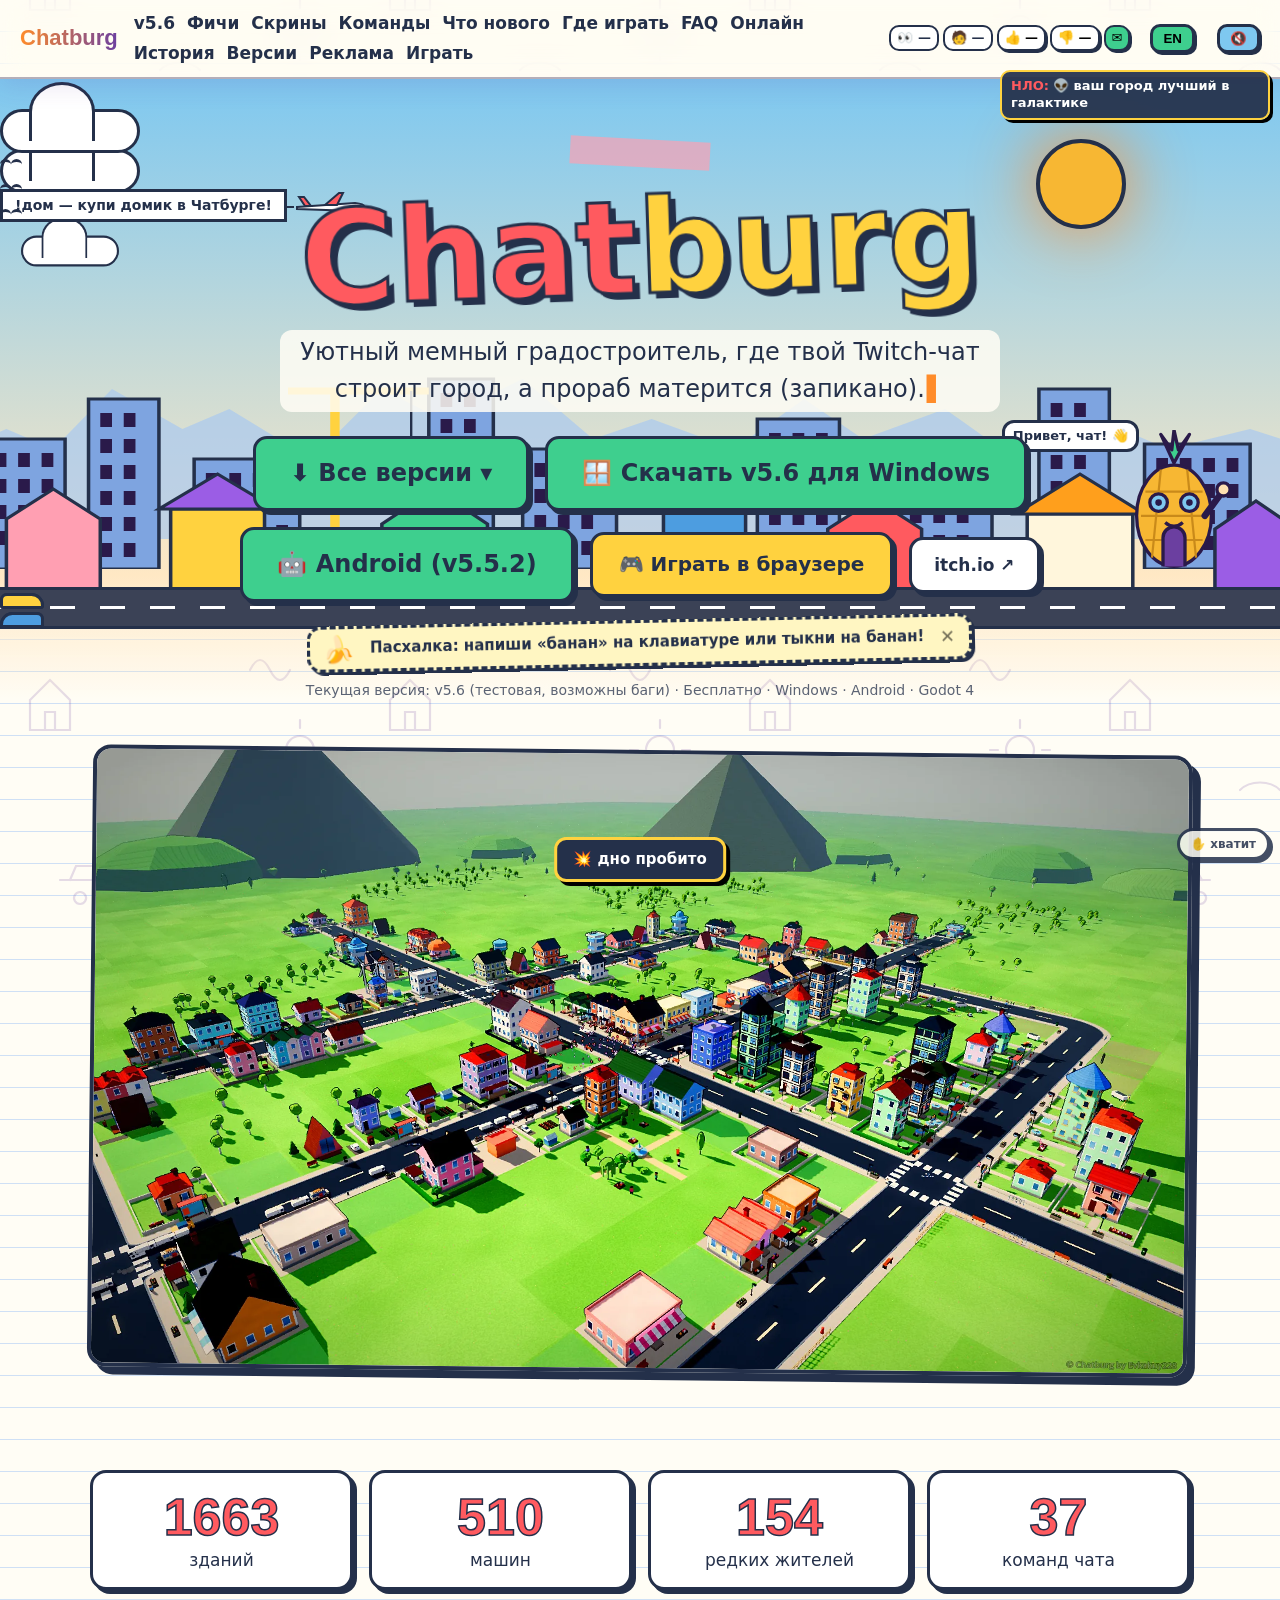
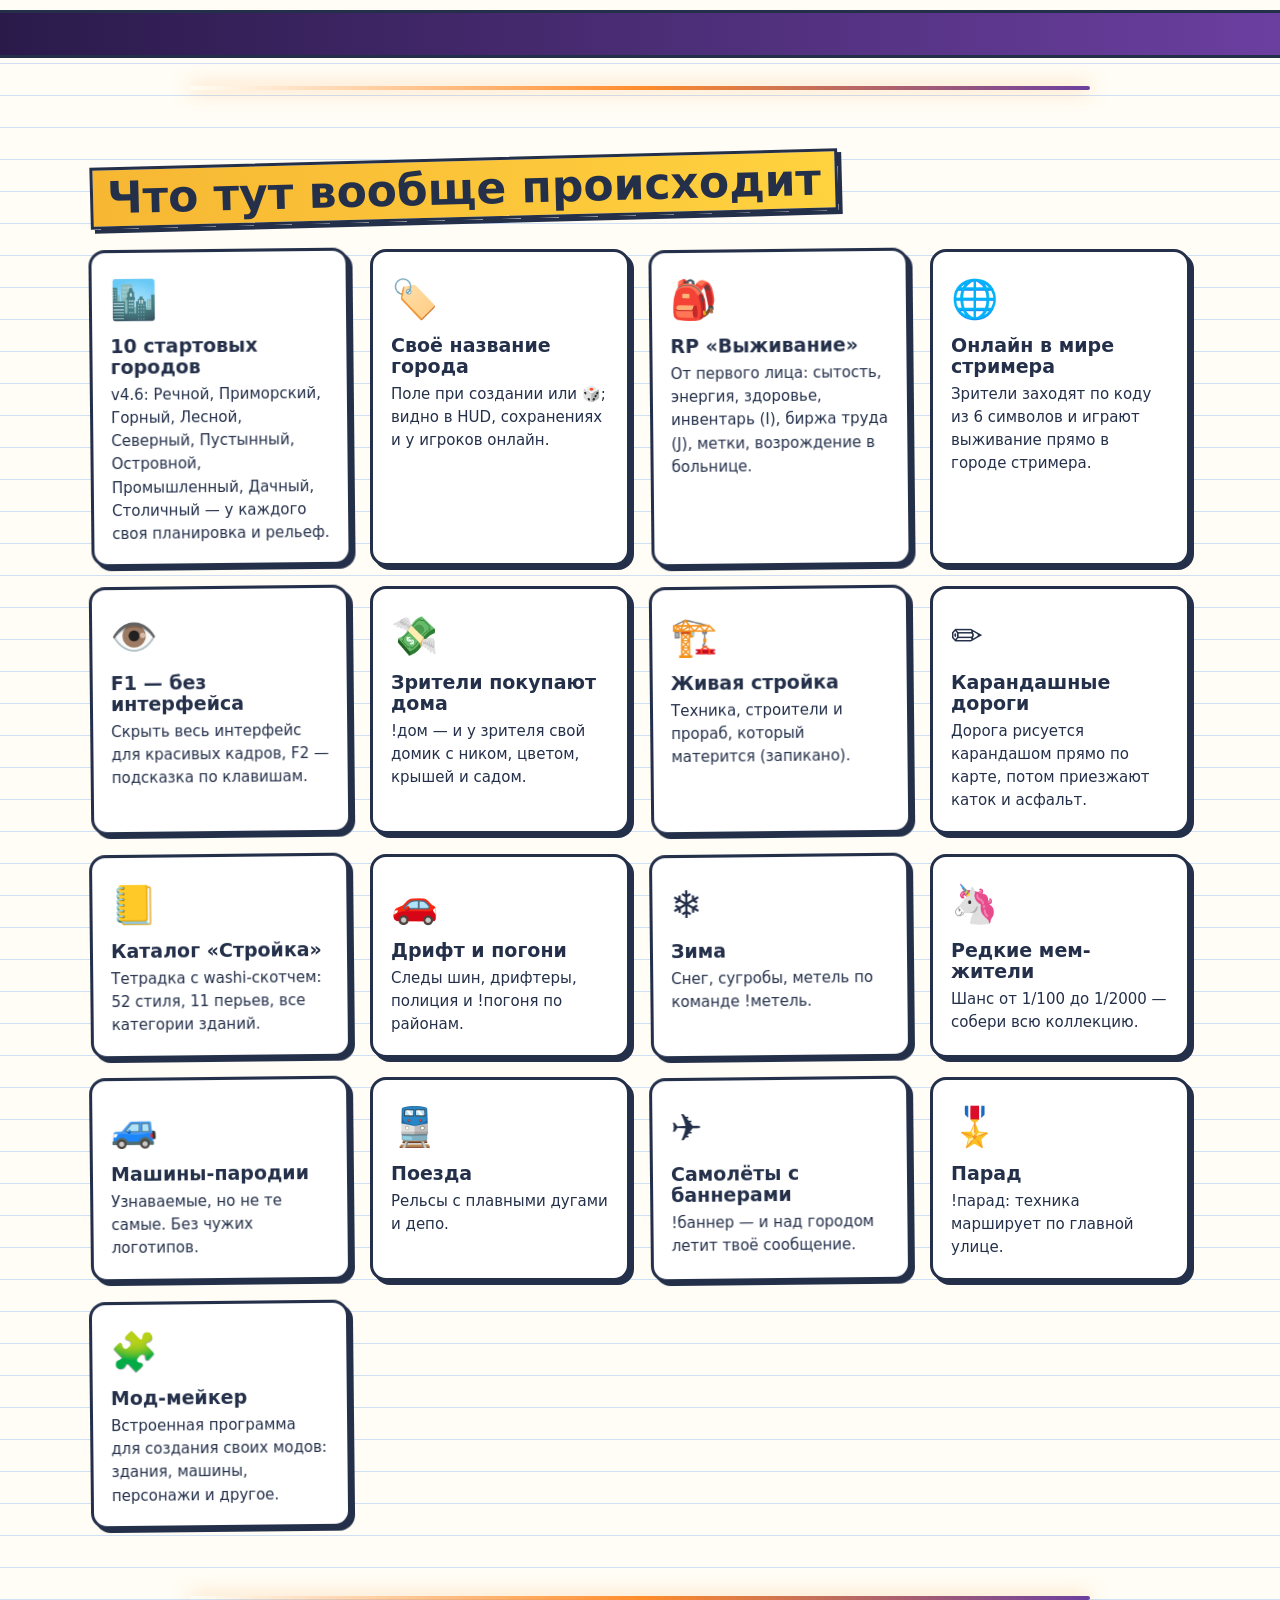
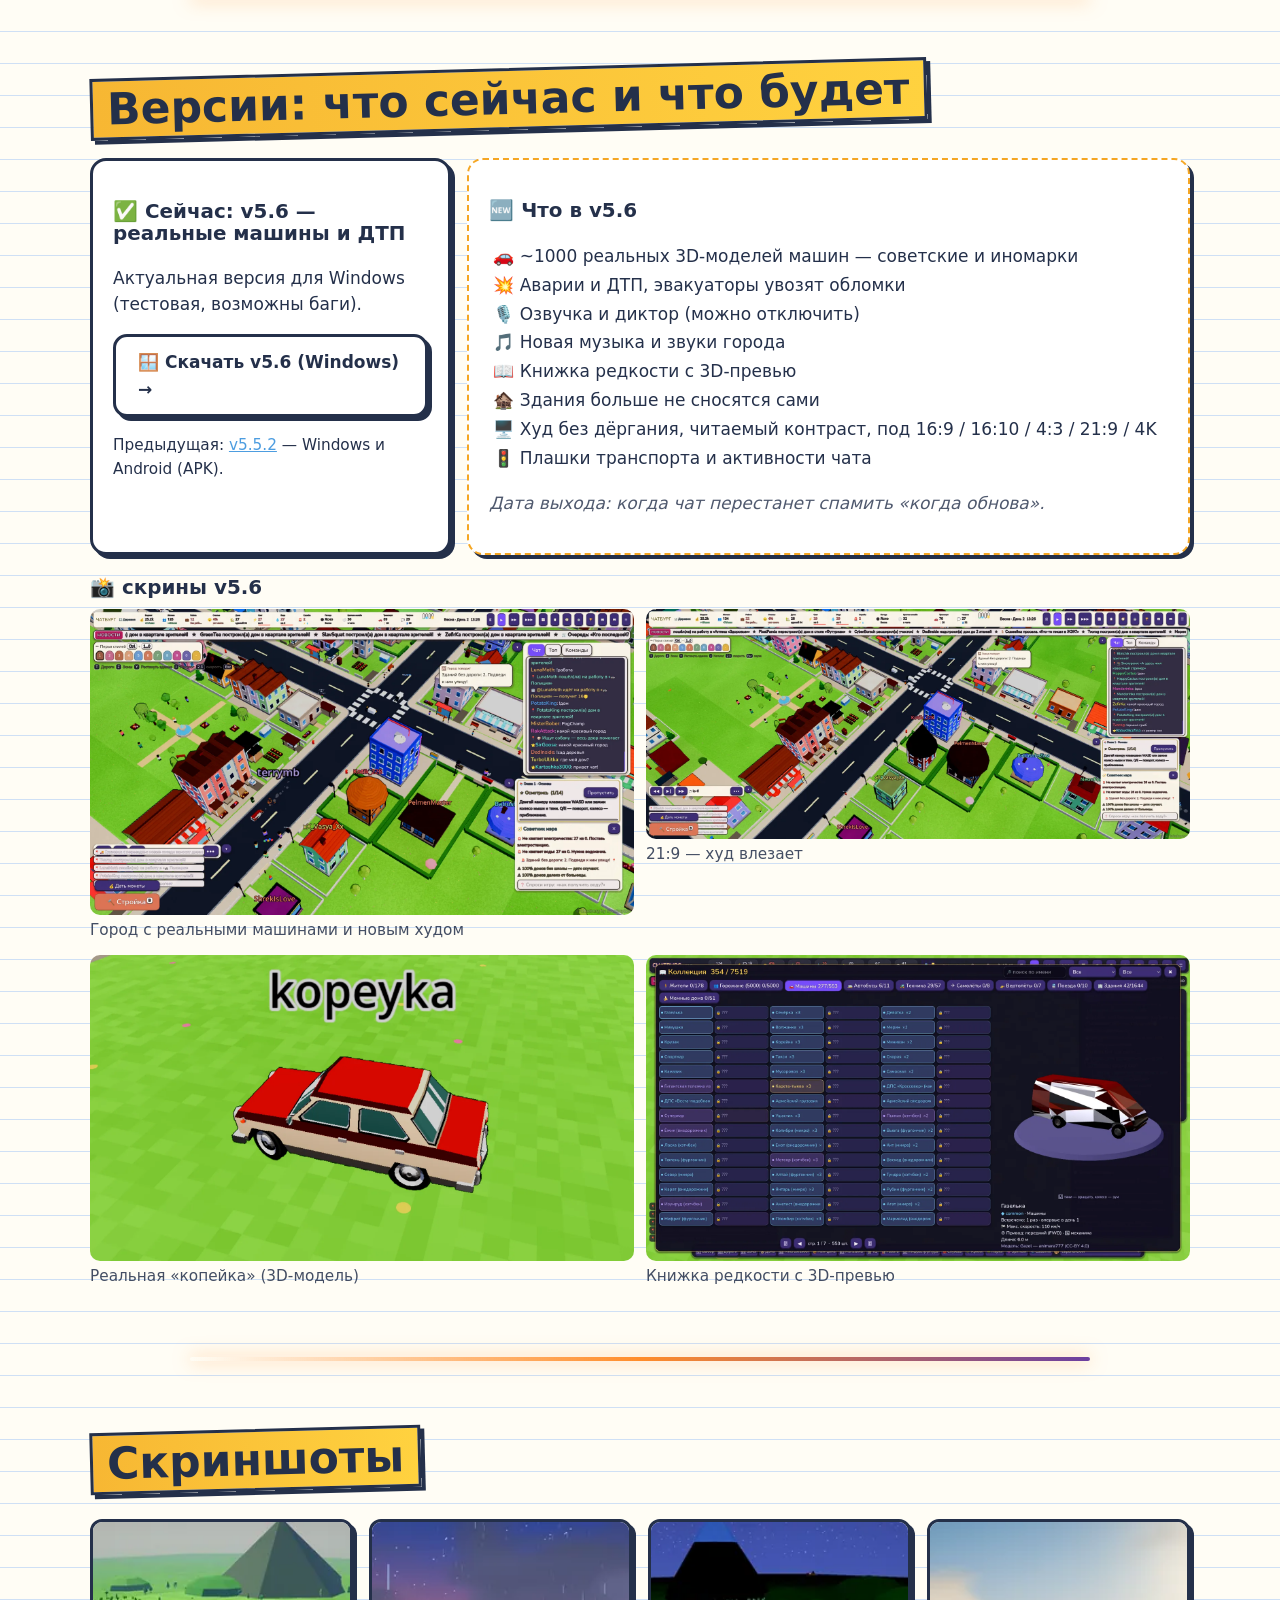
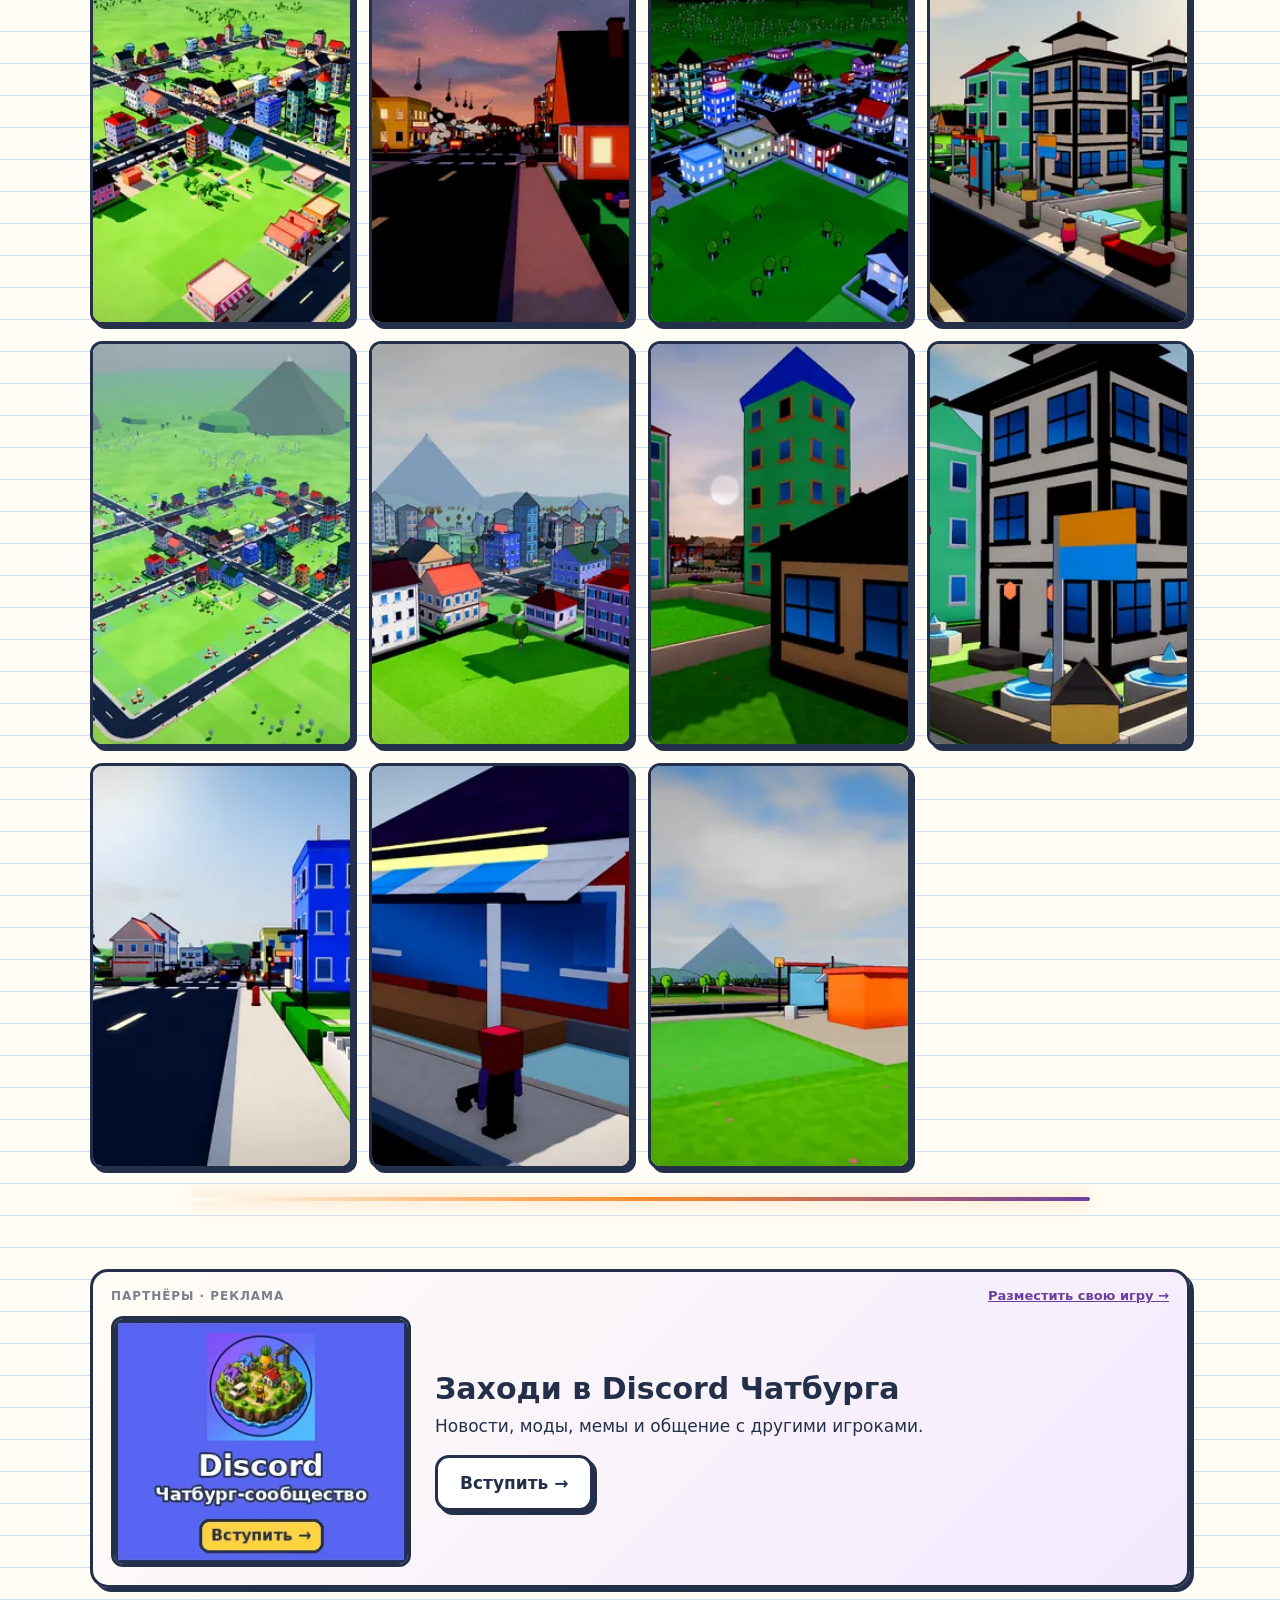
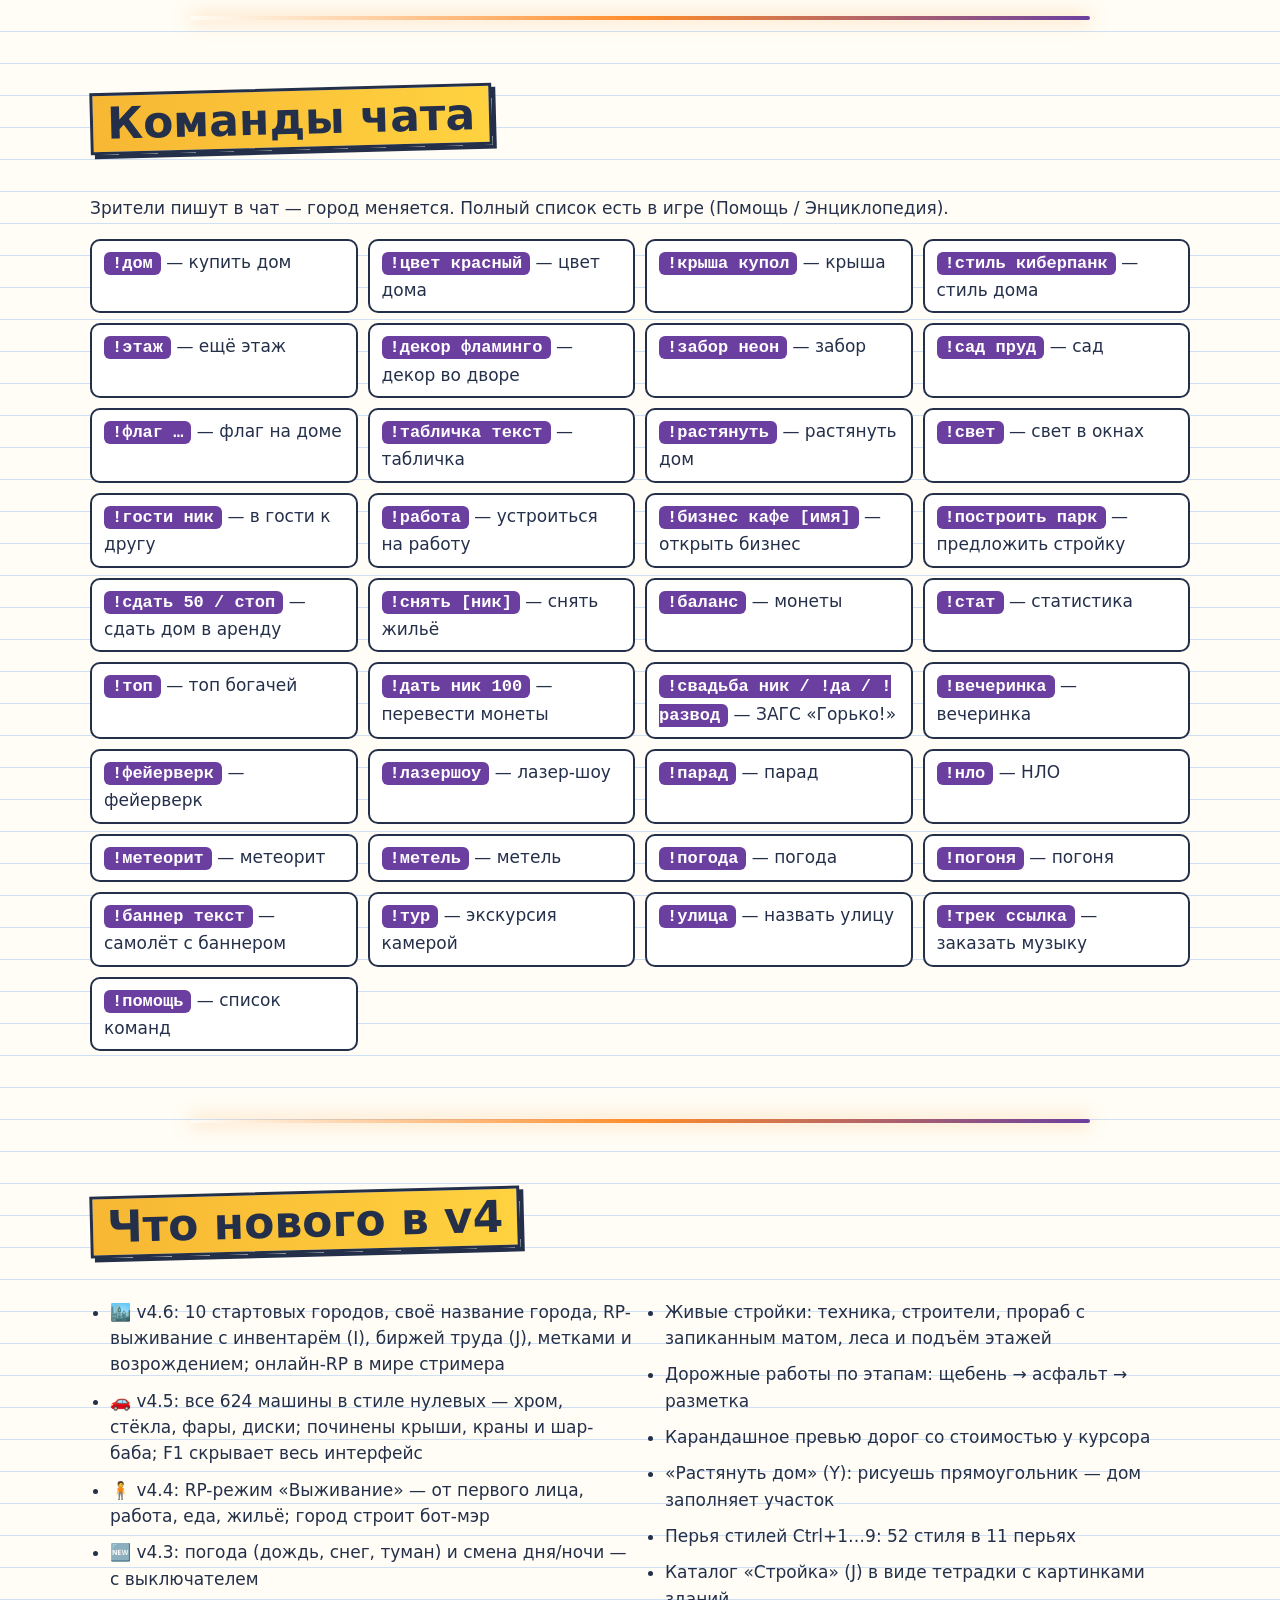
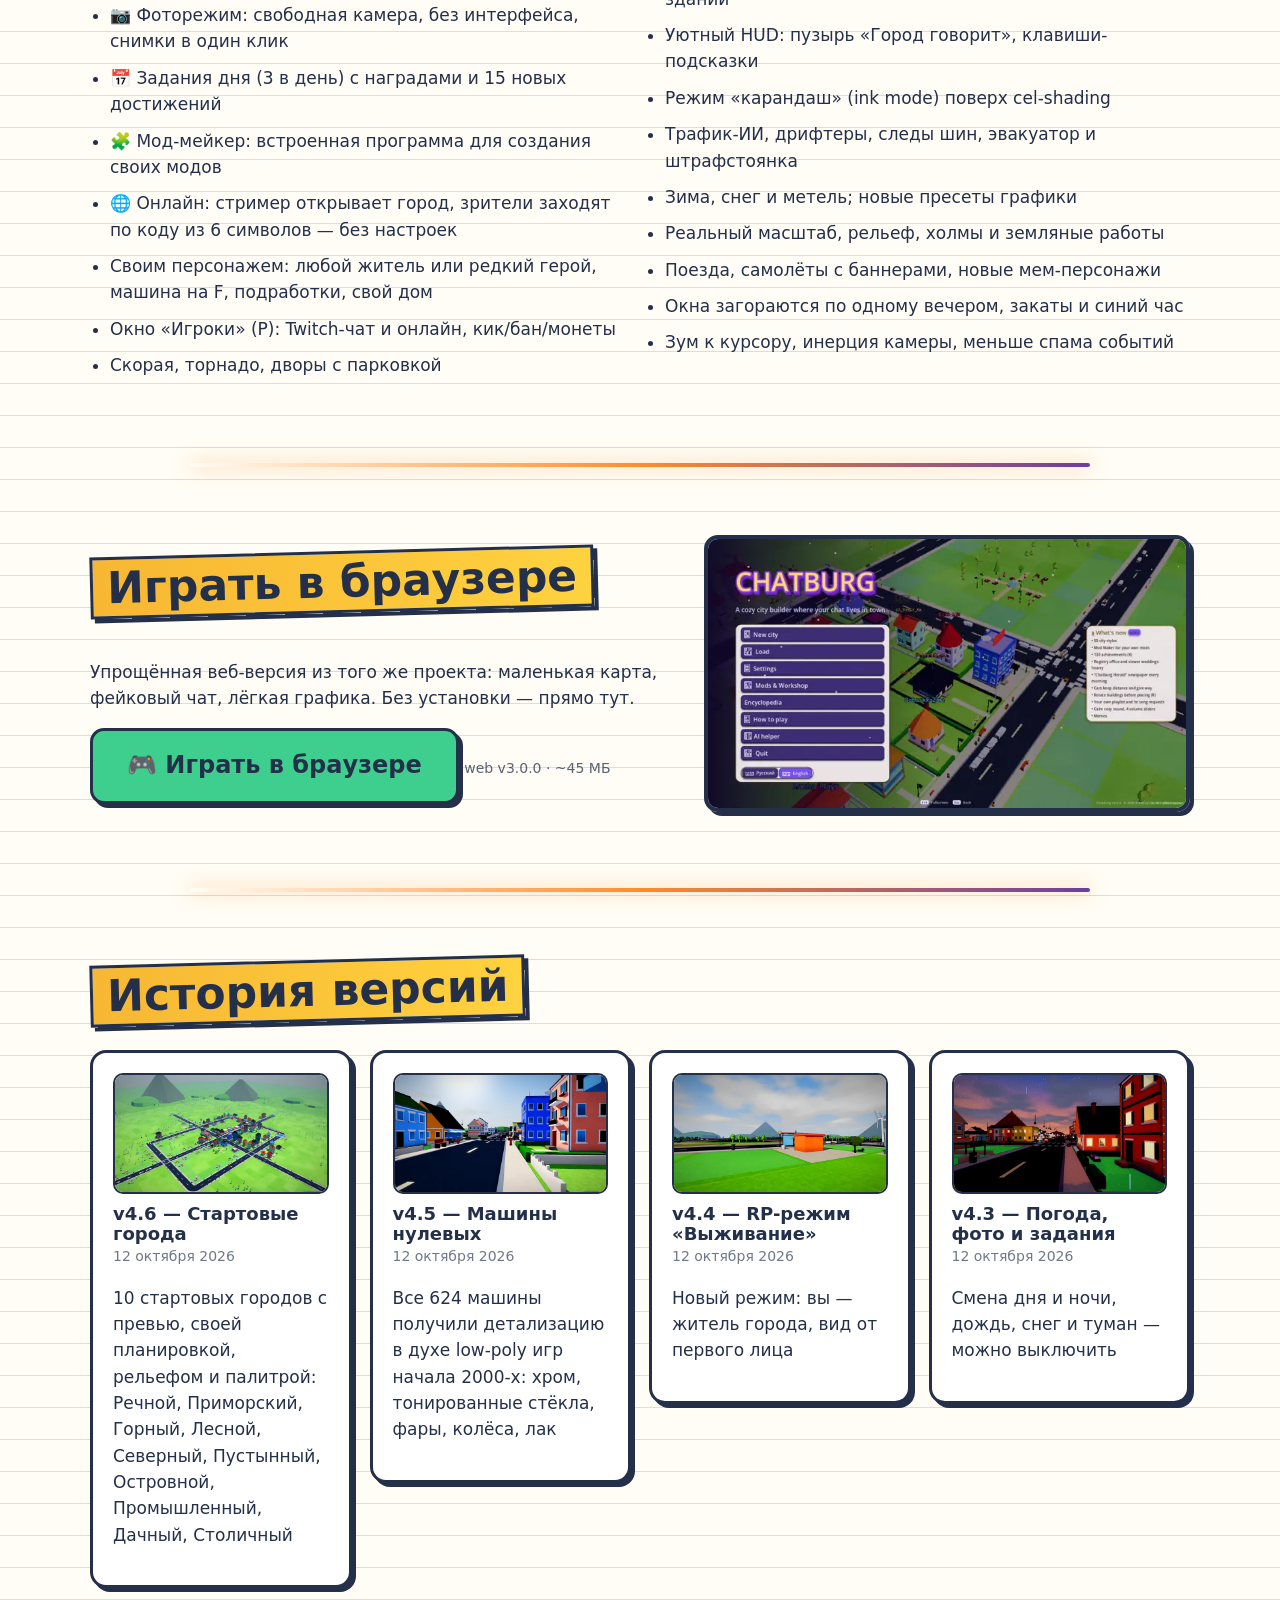
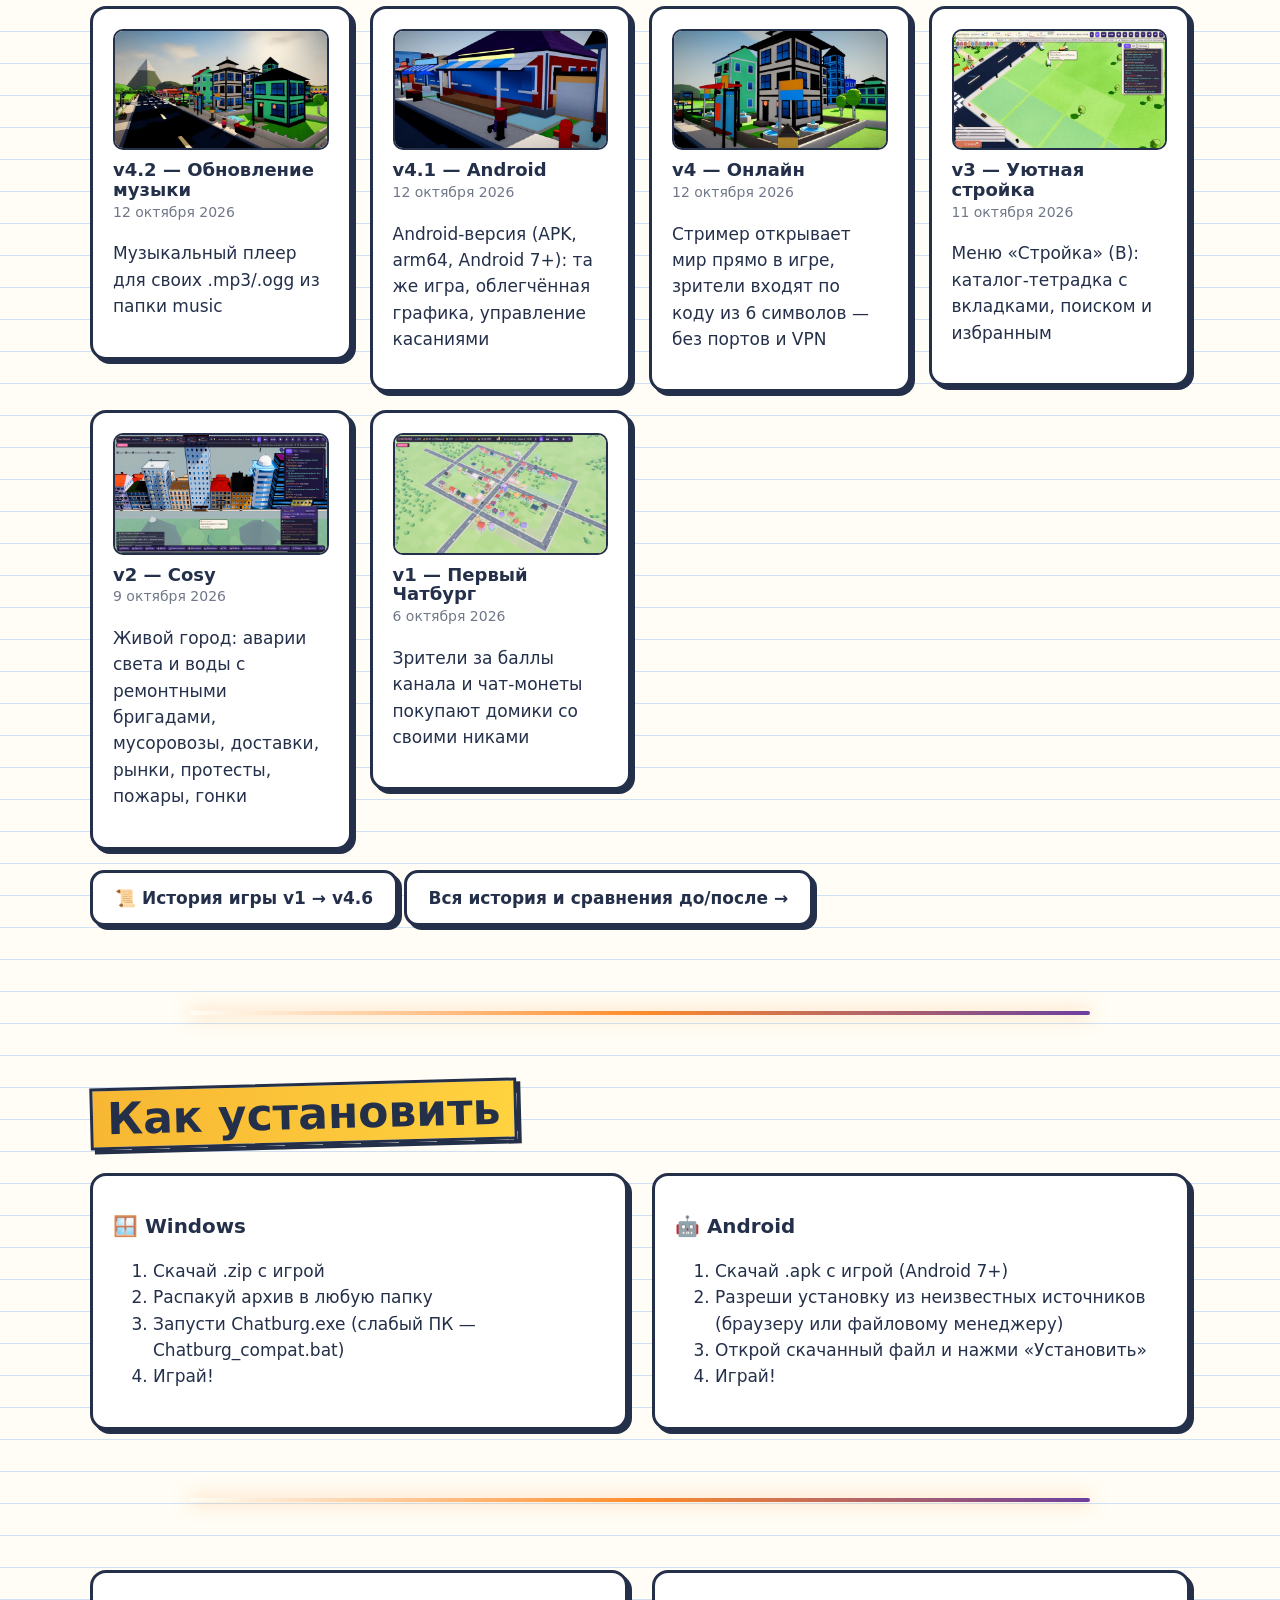
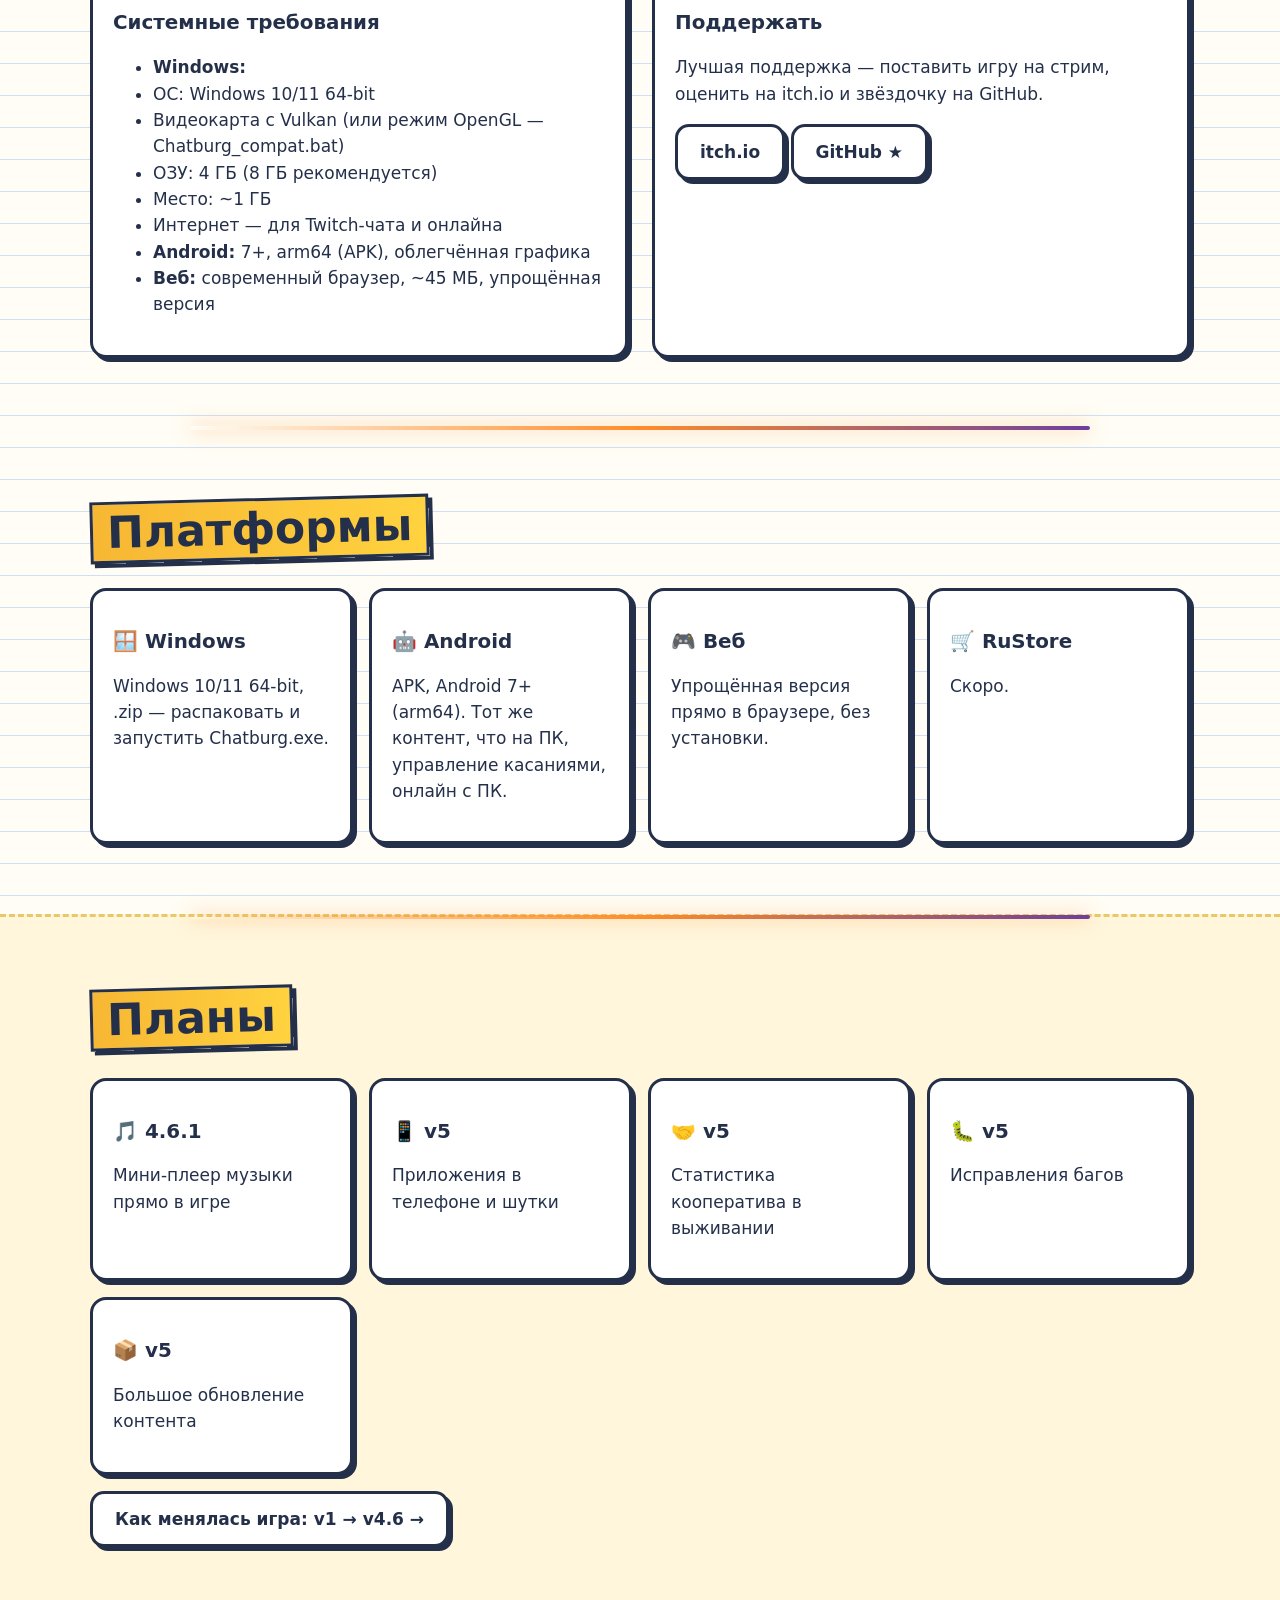
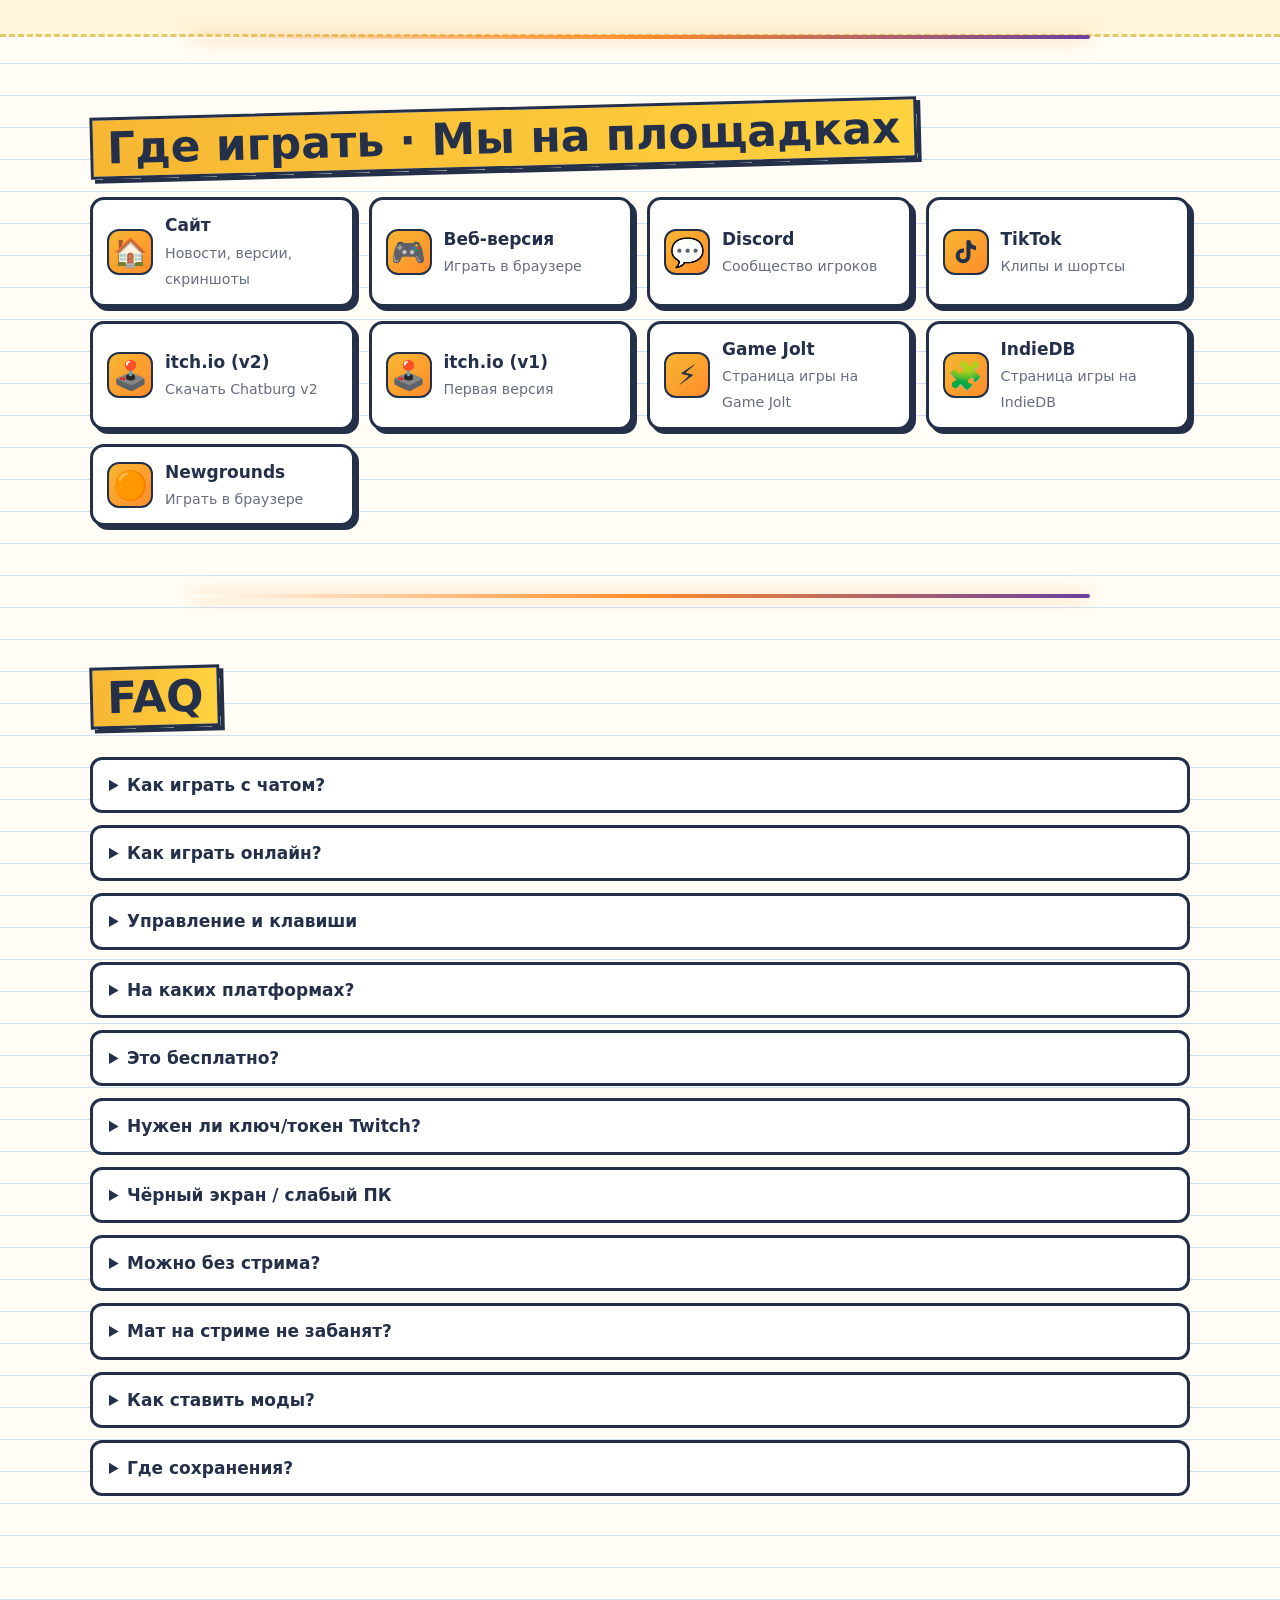
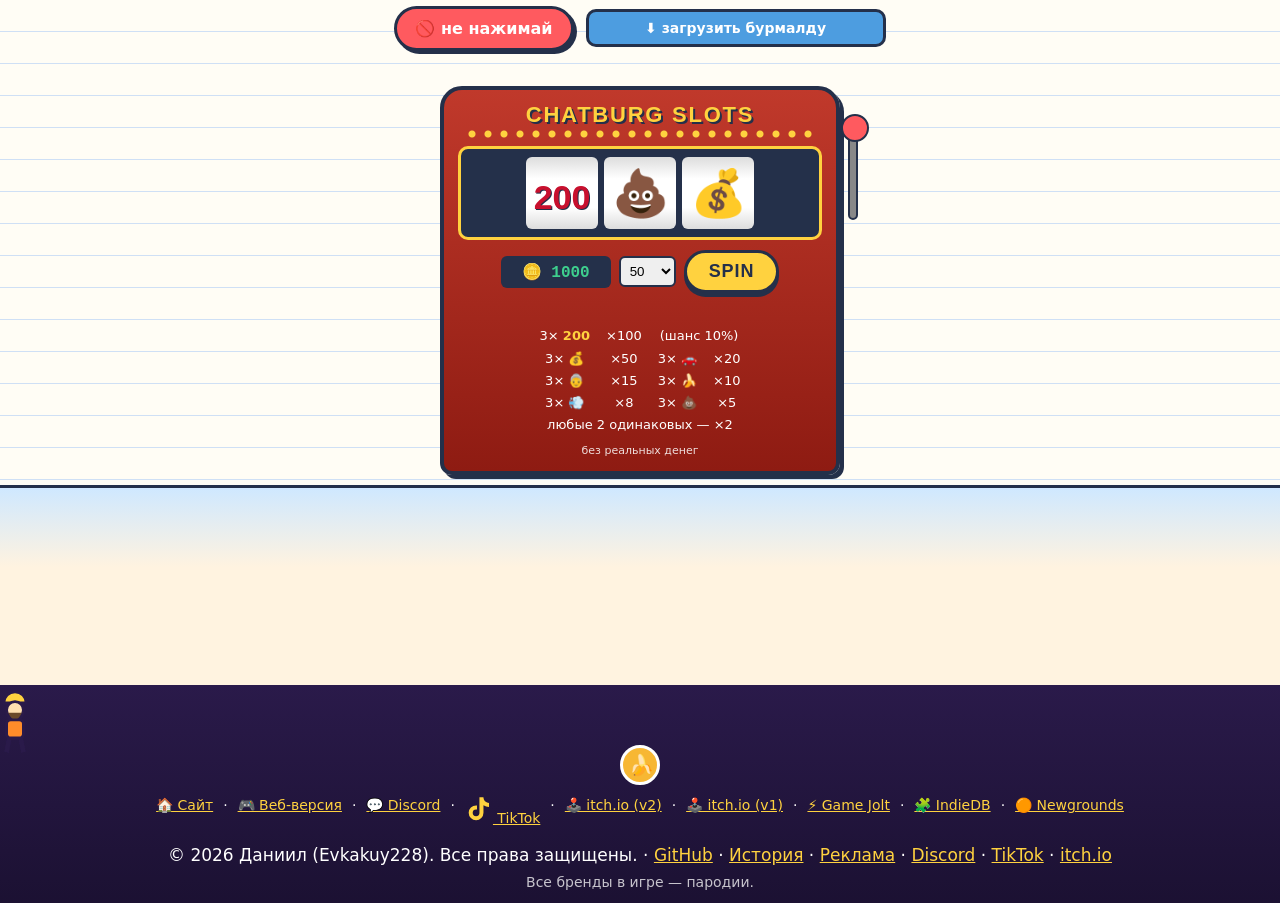
<file: index.html>
<!doctype html>
<html lang="ru"><head><meta charset="utf-8"><meta name="viewport" content="width=device-width,initial-scale=1">
<title>Chatburg — город, где живёт твой чат</title>
<meta name="description" content="Chatburg — мемный градостроитель для Twitch-стримеров: зрители покупают дома, прорабы матерятся (запикано), машины дрифтят.">
<meta property="og:title" content="Chatburg v4"><meta property="og:image" content="https://evkakuypetrovich-sys.github.io/chatburg/img/og.jpg?v=45"><meta property="og:image:width" content="1200"><meta property="og:image:height" content="630">
<link rel="icon" href="favicon.ico" sizes="48x48"><link rel="icon" type="image/png" sizes="32x32" href="img/favicon-32.png"><link rel="apple-touch-icon" href="img/apple-touch-icon.png">
<link rel="canonical" href="https://evkakuypetrovich-sys.github.io/chatburg/">
<meta property="og:type" content="website"><meta property="og:url" content="https://evkakuypetrovich-sys.github.io/chatburg/"><meta property="og:description" content="Мемный градостроитель для Twitch: чат покупает дома, прораб матерится (запикано). Скачай или играй в браузере.">
<meta property="og:locale" content="ru_RU"><meta property="og:site_name" content="Chatburg">
<meta name="twitter:card" content="summary_large_image"><meta name="twitter:title" content="Chatburg — город, где живёт твой чат"><meta name="twitter:description" content="Мемный градостроитель для Twitch-стримеров."><meta name="twitter:image" content="https://evkakuypetrovich-sys.github.io/chatburg/img/og.jpg?v=45"><meta name="theme-color" content="#ff5a5f">
<link rel="preload" as="image" href="img/c01_golden_aerial.webp">
<link rel="stylesheet" href="style.css?v=202610122040"></head><body>
<nav class="top"><a href="#" class="brand">Chatburg</a>
<div class="links"><a href="#v56">v5.6</a><a href="#features" data-ru="Фичи" data-en="Features">Фичи</a><a href="#gallery" data-ru="Скрины" data-en="Shots">Скрины</a><a href="#commands" data-ru="Команды" data-en="Commands">Команды</a><a href="#changelog" data-ru="Что нового" data-en="Changelog">Что нового</a><a href="#where" data-ru="Где играть" data-en="Where">Где играть</a><a href="#faq">FAQ</a><a href="online.html" data-ru="Онлайн" data-en="Online">Онлайн</a><a href="history.html" data-ru="История" data-en="History">История</a><a href="versions.html" data-ru="Версии" data-en="Versions">Версии</a><a href="ads.html" data-ru="Реклама" data-en="Ads">Реклама</a><a href="play/" data-ru="Играть" data-en="Play">Играть</a></div>
<button id="lang" aria-label="language">EN</button></nav>

<header class="hero"><div class="scene" aria-hidden="true">
<div class="sun"></div><div class="cloud c1"></div><div class="cloud c2"></div><div class="cloud c3"></div>
<div class="plane"><span class="ban">!дом — купи домик в Чатбурге!</span><svg viewBox="0 0 80 30" width="80"><path d="M2 16 L60 12 Q78 14 60 20 L2 18Z" fill="#fff" stroke="#24304a" stroke-width="2"/><path d="M30 14 L44 2 L48 2 L42 14Z M10 15 L4 6 L9 6 L16 15Z" fill="#ff5a5f" stroke="#24304a" stroke-width="2"/></svg></div>
<svg class="layer far" viewBox="0 0 1200 200" preserveAspectRatio="none"><path d="M0 200V120l60-30 40 20 50-60 60 40 40-20 70 50 60-70 50 30 70-40 60 60 50-20 70 30 60-50 50 40 70-30 60 50 70-40 60 30 70-20 80 30V200Z" fill="#a9c9f0"/></svg>
<svg class="layer mid" viewBox="0 0 1200 220" preserveAspectRatio="none"><g fill="#7ea4e0" stroke="#24304a" stroke-width="3"><rect x="40" y="90" width="70" height="130"/><rect x="130" y="50" width="60" height="170"/><rect x="220" y="110" width="90" height="110"/><rect x="420" y="30" width="55" height="190"/><rect x="500" y="100" width="80" height="120"/><rect x="700" y="70" width="70" height="150"/><rect x="800" y="120" width="100" height="100"/><rect x="940" y="40" width="60" height="180"/><rect x="1030" y="95" width="90" height="125"/></g>
<g class="crane"><path d="M340 220V40" stroke="#ffd23f" stroke-width="8"/><g class="jib"><path d="M300 42H420" stroke="#ffd23f" stroke-width="7"/><path d="M405 42V90" stroke="#24304a" stroke-width="2"/><rect x="395" y="90" width="20" height="14" fill="#ff5a5f" stroke="#24304a" stroke-width="2"/></g></g></svg>
<svg class="layer near" viewBox="0 0 1200 160" preserveAspectRatio="none"><g stroke="#24304a" stroke-width="3"><path d="M60 160V90l40-30 40 30v70Z" fill="#ff9fb2"/><path d="M200 160V80h80v80Z" fill="#ffd23f"/><path d="M190 80l50-35 50 35Z" fill="#9b5de5"/><path d="M380 160V95l45-35 45 35v65Z" fill="#3ecf8e"/><path d="M620 160V70h70v90Z" fill="#4d9de0"/><path d="M760 160V100l40-30 40 30v60Z" fill="#ff5a5f"/><path d="M930 160V85h90v75Z" fill="#fff6dc"/><path d="M920 85l55-40 55 40Z" fill="#ff9f1c"/><path d="M1090 160V100l35-28 35 28v60Z" fill="#9b5de5"/></g></svg>
<div class="road"><div class="car" style="--d:9s;--c:#ff5a5f"></div><div class="car" style="--d:13s;--c:#ffd23f;animation-delay:-4s"></div><div class="car rev" style="--d:11s;--c:#3ecf8e"></div><div class="car rev" style="--d:16s;--c:#4d9de0;animation-delay:-7s"></div></div>
</div>
<div class="wrap">
<div class="tape"></div>
<h1 class="logo">Chat<span>burg</span></h1>
<p class="tag" data-ru="Уютный мемный градостроитель, где твой Twitch-чат строит город, а прораб матерится (запикано)." data-en="A cozy meme city-builder where your Twitch chat builds the city and the foreman swears (bleeped).">Уютный мемный градостроитель, где твой Twitch-чат строит город, а прораб матерится (запикано).</p>
<div class="cta"><button type="button" class="btn big" id="dl" data-dl data-ru="⬇ Все версии ▾" data-en="⬇ All versions ▾">⬇ Все версии ▾</button>
<a class="btn big" href="https://github.com/evkakuypetrovich-sys/chatburg/releases/download/v5.6.0-test/Chatburg_v5.6.0-test_Windows.zip" data-ru="🪟 Скачать v5.6 для Windows" data-en="🪟 Download v5.6 for Windows">🪟 Скачать v5.6 для Windows</a>
<a class="btn big" href="https://github.com/evkakuypetrovich-sys/chatburg/releases/download/v5.5.2/Chatburg_v5.5.2.apk" data-ru="🤖 Android (v5.5.2)" data-en="🤖 Android (v5.5.2)">🤖 Android (v5.5.2)</a>
<a class="btn play" href="play/" data-ru="🎮 Играть в браузере" data-en="🎮 Play in browser">🎮 Играть в браузере</a><a class="btn alt" href="https://evkakuy228.itch.io/chatburg-game">itch.io ↗</a></div>
<p class="small" data-ru="Текущая версия: v5.6 (тестовая, возможны баги) · Бесплатно · Windows · Android · Godot 4" data-en="Current version: v5.6 (test, may have bugs) · Free · Windows · Android · Godot 4">Текущая версия: v5.6 (тестовая, возможны баги) · Бесплатно · Windows · Android · Godot 4</p>
<img class="heroimg" src="img/c01_golden_aerial.webp" alt="Chatburg в золотой час" width="1920" height="1080" fetchpriority="high">
</div></header>

<section class="stats"><div class="wrap counters">
<div><b data-n="1663">0</b><span data-ru="зданий" data-en="buildings">зданий</span></div><div><b data-n="510">0</b><span data-ru="машин" data-en="cars">машин</span></div><div><b data-n="154">0</b><span data-ru="редких жителей" data-en="rare citizens">редких жителей</span></div><div><b data-n="37" id="ncmd">0</b><span data-ru="команд чата" data-en="chat commands">команд чата</span></div></div></section>
<section class="rv" id="features"><div class="wrap"><h2 data-ru="Что тут вообще происходит" data-en="What's going on here">Что тут вообще происходит</h2>
<div class="grid" id="fgrid"></div></div></section>

<section class="rv" id="v56"><div class="wrap"><h2>Версии: что сейчас и что будет</h2>
<div class="v56grid"><div class="card v56now"><h3>✅ Сейчас: v5.6 — реальные машины и ДТП</h3><p>Актуальная версия для Windows (тестовая, возможны баги).</p><p><a class="btn" href="https://github.com/evkakuypetrovich-sys/chatburg/releases/download/v5.6.0-test/Chatburg_v5.6.0-test_Windows.zip">🪟 Скачать v5.6 (Windows) →</a></p><p style="font-size:.9em">Предыдущая: <a href="https://github.com/evkakuypetrovich-sys/chatburg/releases/tag/v5.5.2">v5.5.2</a> — Windows и Android (APK).</p></div>
<div class="card v56next"><h3>🆕 Что в v5.6</h3><ul>
<li>🚗 ~1000 реальных 3D-моделей машин — советские и иномарки</li><li>💥 Аварии и ДТП, эвакуаторы увозят обломки</li><li>🎙️ Озвучка и диктор (можно отключить)</li><li>🎵 Новая музыка и звуки города</li><li>📖 Книжка редкости с 3D-превью</li><li>🏚️ Здания больше не сносятся сами</li><li>🖥️ Худ без дёргания, читаемый контраст, под 16:9 / 16:10 / 4:3 / 21:9 / 4K</li><li>🚦 Плашки транспорта и активности чата</li></ul><p class="v56gag">Дата выхода: когда чат перестанет спамить «когда обнова».</p></div></div>
<h3 class="v56lbl">📸 скрины v5.6</h3><div class="v56gal"><figure><img loading="lazy" src="img/v56_city.webp" alt="Город с реальными машинами и новым худом"><figcaption>Город с реальными машинами и новым худом</figcaption></figure><figure><img loading="lazy" src="img/v56_wide.webp" alt="21:9 — худ влезает"><figcaption>21:9 — худ влезает</figcaption></figure><figure><img loading="lazy" src="img/v56_car.webp" alt="Реальная «копейка» (3D-модель)"><figcaption>Реальная «копейка» (3D-модель)</figcaption></figure><figure><img loading="lazy" src="img/v56_book.webp" alt="Книжка редкости с 3D-превью"><figcaption>Книжка редкости с 3D-превью</figcaption></figure></div></div></section>
<section class="rv" id="gallery" class="paper"><div class="wrap"><h2 data-ru="Скриншоты" data-en="Screenshots">Скриншоты</h2><div class="gal" id="gal"></div></div></section>

<section class="rv adsec" id="partners"><div class="wrap"><aside class="adcard" data-ad="card" aria-label="Реклама"><div class="adhead"><span class="adlbl">Партнёры · Реклама</span><a class="adhow" href="ads.html">Разместить свою игру →</a></div><div class="adbody"></div></aside></div></section>
<section class="rv" id="commands"><div class="wrap"><h2 data-ru="Команды чата" data-en="Chat commands">Команды чата</h2>
<p data-ru="Зрители пишут в чат — город меняется. Полный список есть в игре (Помощь / Энциклопедия)." data-en="Viewers type in chat — the city changes. Full list in-game (Help / Encyclopedia).">Зрители пишут в чат — город меняется. Полный список есть в игре (Помощь / Энциклопедия).</p>
<div class="cmds" id="cmds"></div></div></section>

<section class="rv" id="changelog" class="paper"><div class="wrap"><h2 data-ru="Что нового в v4" data-en="What's new in v4">Что нового в v4</h2><ul class="log" id="log"></ul></div></section>

<section class="rv" id="play" class="paper"><div class="wrap playbox"><div><h2 data-ru="Играть в браузере" data-en="Play in browser">Играть в браузере</h2>
<p data-ru="Упрощённая веб-версия из того же проекта: маленькая карта, фейковый чат, лёгкая графика. Без установки — прямо тут." data-en="A simplified web build of the same project: small map, fake chat, light graphics. No install.">Упрощённая веб-версия из того же проекта: маленькая карта, фейковый чат, лёгкая графика. Без установки — прямо тут.</p>
<a class="btn big" href="play/" data-ru="🎮 Играть в браузере" data-en="🎮 Play in browser">🎮 Играть в браузере</a> <span class="small" id="playsize"></span></div><a href="play/"><img src="img/play_t.webp" alt="Chatburg web" loading="lazy" width="640" height="360"></a></div></section>
<section class="rv" id="history"><div class="wrap"><h2 data-ru="История версий" data-en="Version history">История версий</h2><div class="vstrip">
<a href="versions.html#v4-6"><div class="card"><img src="img/c06_big_city_t.webp" alt="v4.6" loading="lazy" width="1280" height="720"><h3>v4.6 — <span data-ru="Стартовые города" data-en="Starting cities">Стартовые города</span></h3><p class="small"><span data-ru="12 октября 2026" data-en="12 October 2026">12 октября 2026</span></p><p data-ru="10 стартовых городов с превью, своей планировкой, рельефом и палитрой: Речной, Приморский, Горный, Лесной, Северный, Пустынный, Островной, Промышленный, Дачный, Столичный" data-en="10 starting cities with preview, own layout, terrain and palette: River, Seaside, Mountain, Forest, Northern, Desert, Island, Industrial, Dacha, Capital">10 стартовых городов с превью, своей планировкой, рельефом и палитрой: Речной, Приморский, Горный, Лесной, Северный, Пустынный, Островной, Промышленный, Дачный, Столичный</p></div></a><a href="versions.html#v4-5"><div class="card"><img src="img/c10_street_traffic_t.webp" alt="v4.5" loading="lazy" width="1280" height="720"><h3>v4.5 — <span data-ru="Машины нулевых" data-en="2000s cars">Машины нулевых</span></h3><p class="small"><span data-ru="12 октября 2026" data-en="12 October 2026">12 октября 2026</span></p><p data-ru="Все 624 машины получили детализацию в духе low-poly игр начала 2000-х: хром, тонированные стёкла, фары, колёса, лак" data-en="All 624 vehicles detailed in early-2000s low-poly style: chrome, tinted glass, lights, wheels, paint">Все 624 машины получили детализацию в духе low-poly игр начала 2000-х: хром, тонированные стёкла, фары, колёса, лак</p></div></a><a href="versions.html#v4-4"><div class="card"><img src="img/c12_first_person_t.webp" alt="v4.4" loading="lazy" width="1280" height="720"><h3>v4.4 — <span data-ru="RP-режим «Выживание»" data-en="RP mode “Survival”">RP-режим «Выживание»</span></h3><p class="small"><span data-ru="12 октября 2026" data-en="12 October 2026">12 октября 2026</span></p><p data-ru="Новый режим: вы — житель города, вид от первого лица" data-en="New mode: you are a citizen, first-person view">Новый режим: вы — житель города, вид от первого лица</p></div></a><a href="versions.html#v4-3"><div class="card"><img src="img/c11_night_rain_street_t.webp" alt="v4.3" loading="lazy" width="1280" height="720"><h3>v4.3 — <span data-ru="Погода, фото и задания" data-en="Weather, photos and tasks">Погода, фото и задания</span></h3><p class="small"><span data-ru="12 октября 2026" data-en="12 October 2026">12 октября 2026</span></p><p data-ru="Смена дня и ночи, дождь, снег и туман — можно выключить" data-en="Day/night cycle, rain, snow and fog — can be turned off">Смена дня и ночи, дождь, снег и туман — можно выключить</p></div></a><a href="versions.html#v4-2"><div class="card"><img src="img/c02_sunset_street_t.webp" alt="v4.2" loading="lazy" width="1280" height="720"><h3>v4.2 — <span data-ru="Обновление музыки" data-en="Music update">Обновление музыки</span></h3><p class="small"><span data-ru="12 октября 2026" data-en="12 October 2026">12 октября 2026</span></p><p data-ru="Музыкальный плеер для своих .mp3/.ogg из папки music" data-en="Music player for your own .mp3/.ogg from the music folder">Музыкальный плеер для своих .mp3/.ogg из папки music</p></div></a><a href="versions.html#v4-1"><div class="card"><img src="img/c08_character_t.webp" alt="v4.1" loading="lazy" width="1280" height="720"><h3>v4.1 — <span data-ru="Android" data-en="Android">Android</span></h3><p class="small"><span data-ru="12 октября 2026" data-en="12 October 2026">12 октября 2026</span></p><p data-ru="Android-версия (APK, arm64, Android 7+): та же игра, облегчённая графика, управление касаниями" data-en="Android version (APK, arm64, Android 7+): same game, lighter graphics, touch controls">Android-версия (APK, arm64, Android 7+): та же игра, облегчённая графика, управление касаниями</p></div></a><a href="versions.html#v4"><div class="card"><img src="img/c07_house_closeup_t.webp" alt="v4" loading="lazy" width="1280" height="720"><h3>v4 — <span data-ru="Онлайн" data-en="Online">Онлайн</span></h3><p class="small"><span data-ru="12 октября 2026" data-en="12 October 2026">12 октября 2026</span></p><p data-ru="Стример открывает мир прямо в игре, зрители входят по коду из 6 символов — без портов и VPN" data-en="Streamer opens the world in-game, viewers join with a 6-char code — no ports or VPN">Стример открывает мир прямо в игре, зрители входят по коду из 6 символов — без портов и VPN</p></div></a><a href="versions.html#v3"><div class="card"><img src="img/v/v3_plant.webp" alt="v3" loading="lazy" width="1280" height="720"><h3>v3 — <span data-ru="Уютная стройка" data-en="Cosy construction">Уютная стройка</span></h3><p class="small"><span data-ru="11 октября 2026" data-en="11 October 2026">11 октября 2026</span></p><p data-ru="Меню «Стройка» (B): каталог-тетрадка с вкладками, поиском и избранным" data-en="Build menu (B): notebook catalog with tabs, search and favourites">Меню «Стройка» (B): каталог-тетрадка с вкладками, поиском и избранным</p></div></a><a href="versions.html#v2"><div class="card"><img src="img/v/v2_pens.webp" alt="v2" loading="lazy" width="1280" height="720"><h3>v2 — <span data-ru="Cosy" data-en="Cosy">Cosy</span></h3><p class="small"><span data-ru="9 октября 2026" data-en="9 October 2026">9 октября 2026</span></p><p data-ru="Живой город: аварии света и воды с ремонтными бригадами, мусоровозы, доставки, рынки, протесты, пожары, гонки" data-en="Living city: outages with repair crews, garbage trucks, deliveries, markets, protests, fires, races">Живой город: аварии света и воды с ремонтными бригадами, мусоровозы, доставки, рынки, протесты, пожары, гонки</p></div></a><a href="versions.html#v1"><div class="card"><img src="img/v/v1_city.webp" alt="v1" loading="lazy" width="1280" height="720"><h3>v1 — <span data-ru="Первый Чатбург" data-en="The first Chatburg">Первый Чатбург</span></h3><p class="small"><span data-ru="6 октября 2026" data-en="6 October 2026">6 октября 2026</span></p><p data-ru="Зрители за баллы канала и чат-монеты покупают домики со своими никами" data-en="Viewers buy houses with their nicknames for channel points and chat coins">Зрители за баллы канала и чат-монеты покупают домики со своими никами</p></div></a>
</div><p style="margin-top:20px"><a class="btn" href="history.html" data-ru="📜 История игры v1 → v4.6" data-en="📜 Game history v1 → v4.6">📜 История игры v1 → v4.6</a> <a class="btn" href="versions.html" data-ru="Вся история и сравнения до/после →" data-en="Full history & before/after →">Вся история и сравнения до/после →</a></p></div></section>
<section class="rv" id="install"><div class="wrap"><h2 data-ru="Как установить" data-en="How to install">Как установить</h2><div class="two">
<div class="card"><h3 data-ru="🪟 Windows" data-en="🪟 Windows">🪟 Windows</h3><ol><li data-ru="Скачай .zip с игрой" data-en="Download the game .zip">Скачай .zip с игрой</li><li data-ru="Распакуй архив в любую папку" data-en="Unzip it into any folder">Распакуй архив в любую папку</li><li data-ru="Запусти Chatburg.exe (слабый ПК — Chatburg_compat.bat)" data-en="Run Chatburg.exe (weak PC — Chatburg_compat.bat)">Запусти Chatburg.exe (слабый ПК — Chatburg_compat.bat)</li><li data-ru="Играй!" data-en="Play!">Играй!</li></ol></div>
<div class="card"><h3 data-ru="🤖 Android" data-en="🤖 Android">🤖 Android</h3><ol><li data-ru="Скачай .apk с игрой (Android 7+)" data-en="Download the game .apk (Android 7+)">Скачай .apk с игрой (Android 7+)</li><li data-ru="Разреши установку из неизвестных источников (браузеру или файловому менеджеру)" data-en="Allow installs from unknown sources (for your browser or file manager)">Разреши установку из неизвестных источников (браузеру или файловому менеджеру)</li><li data-ru="Открой скачанный файл и нажми «Установить»" data-en="Open the downloaded file and tap Install">Открой скачанный файл и нажми «Установить»</li><li data-ru="Играй!" data-en="Play!">Играй!</li></ol></div>
</div></div></section>
<section class="rv" id="req"><div class="wrap two">
<div class="card"><h3 data-ru="Системные требования" data-en="System requirements">Системные требования</h3><ul id="reqs"></ul></div>
<div class="card"><h3 data-ru="Поддержать" data-en="Support">Поддержать</h3><p data-ru="Лучшая поддержка — поставить игру на стрим, оценить на itch.io и звёздочку на GitHub." data-en="Best support: play it on stream, rate on itch.io and star on GitHub.">Лучшая поддержка — поставить игру на стрим, оценить на itch.io и звёздочку на GitHub.</p>
<a class="btn alt" href="https://evkakuy228.itch.io/chatburg-game">itch.io</a> <a class="btn alt" href="https://github.com/evkakuypetrovich-sys/chatburg">GitHub ★</a></div></div></section>

<section class="rv" id="platforms"><div class="wrap"><h2 data-ru="Платформы" data-en="Platforms">Платформы</h2><div class="platgrid2">
<div class="card"><h3>🪟 Windows</h3><p data-ru="Windows 10/11 64-bit, .zip — распаковать и запустить Chatburg.exe." data-en="Windows 10/11 64-bit, .zip — unzip and run Chatburg.exe.">Windows 10/11 64-bit, .zip — распаковать и запустить Chatburg.exe.</p></div>
<div class="card"><h3>🤖 Android</h3><p data-ru="APK, Android 7+ (arm64). Тот же контент, что на ПК, управление касаниями, онлайн с ПК." data-en="APK, Android 7+ (arm64). Same content as PC, touch controls, online with PC.">APK, Android 7+ (arm64). Тот же контент, что на ПК, управление касаниями, онлайн с ПК.</p></div>
<div class="card"><h3>🎮 <span data-ru="Веб" data-en="Web">Веб</span></h3><p data-ru="Упрощённая версия прямо в браузере, без установки." data-en="Simplified version right in the browser, no install.">Упрощённая версия прямо в браузере, без установки.</p></div>
<div class="card"><h3>🛒 RuStore</h3><p data-ru="Скоро." data-en="Coming soon.">Скоро.</p></div>
</div></div></section>
<section class="rv paper" id="roadmap"><div class="wrap"><h2 data-ru="Планы" data-en="Roadmap">Планы</h2><div class="roadgrid">
<div class="card"><h3>🎵 4.6.1</h3><p data-ru="Мини-плеер музыки прямо в игре" data-en="In-game music mini-player">Мини-плеер музыки прямо в игре</p></div>
<div class="card"><h3>📱 v5</h3><p data-ru="Приложения в телефоне и шутки" data-en="Phone apps and jokes">Приложения в телефоне и шутки</p></div>
<div class="card"><h3>🤝 v5</h3><p data-ru="Статистика кооператива в выживании" data-en="Survival co-op stats">Статистика кооператива в выживании</p></div>
<div class="card"><h3>🐛 v5</h3><p data-ru="Исправления багов" data-en="Bug fixes">Исправления багов</p></div>
<div class="card"><h3>📦 v5</h3><p data-ru="Большое обновление контента" data-en="Big content update">Большое обновление контента</p></div>
</div><p style="margin-top:16px"><a class="btn" href="history.html" data-ru="Как менялась игра: v1 → v4.6 →" data-en="How the game changed: v1 → v4.6 →">Как менялась игра: v1 → v4.6 →</a></p></div></section>
<section class="rv" id="where"><div class="wrap"><h2 data-ru="Где играть · Мы на площадках" data-en="Where to play">Где играть · Мы на площадках</h2><div class="platgrid" id="wheregrid"></div></div></section>
<section class="rv" id="faq" class="paper"><div class="wrap"><h2>FAQ</h2><div id="faqs"></div></div></section>

<!-- RSYA (Яндекс РСЯ) / Google AdSense hooks: see README_ADS.md. Replace the XXX ids and uncomment after your account is approved.
<div id="yandex_rtb_R-A-XXXXXXX-1"></div>
<script>window.yaContextCb=window.yaContextCb||[]</script><script src="https://yandex.ru/ads/system/context.js" async></script>
<script>window.yaContextCb.push(()=>{Ya.Context.AdvManager.render({blockId:"R-A-XXXXXXX-1",renderTo:"yandex_rtb_R-A-XXXXXXX-1"})})</script>
<script async src="https://pagead2.googlesyndication.com/pagead/js/adsbygoogle.js?client=ca-pub-XXXXXXXXXXXXXXXX" crossorigin="anonymous"></script>
<ins class="adsbygoogle" style="display:block" data-ad-client="ca-pub-XXXXXXXXXXXXXXXX" data-ad-slot="XXXXXXXXXX" data-ad-format="auto" data-full-width-responsive="true"></ins>
<script>(adsbygoogle=window.adsbygoogle||[]).push({})</script>
-->
<section id="slot" aria-label="Слот-машина (без реальных денег)"></section>
<footer><div class="wrap"><nav class="footlinks" id="footlinks" aria-label="Площадки"></nav>© 2026 Даниил (Evkakuy228). <span data-ru="Все права защищены." data-en="All rights reserved.">Все права защищены.</span> · <a href="https://github.com/evkakuypetrovich-sys/chatburg">GitHub</a> · <a href="history.html">История</a> · <a href="ads.html">Реклама</a> · <a href="https://discord.gg/Z9u2evqPM">Discord</a> · <a href="https://www.tiktok.com/@chatburg_game">TikTok</a> · <a href="https://evkakuy228.itch.io/chatburg-game">itch.io</a><br><span class="small" data-ru="Все бренды в игре — пародии." data-en="All brands in the game are parodies.">Все бренды в игре — пародии.</span></div></footer>
<div id="lb" hidden><button class="x" aria-label="close">✕</button><button class="pv">‹</button><img alt=""><button class="nx">›</button><p></p></div>
<canvas id="confetti" aria-hidden="true"></canvas><script src="app.js?v=202610122040" defer></script><script src="dl.js?v=202610121815" defer></script><script src="ads.js?v=202610111918" defer></script><script src="deco.js?v=202610111918" defer></script><script src="links.js?v=202610111918" defer></script><script src="stats.js?v=202610121650" defer></script><script src="wasted.js?v=5" defer></script><script src="slot.js?v=4" defer></script><script src="gags.js?v=1" defer></script><script src="gags2.js?v=1" defer></script></body></html>
</file>
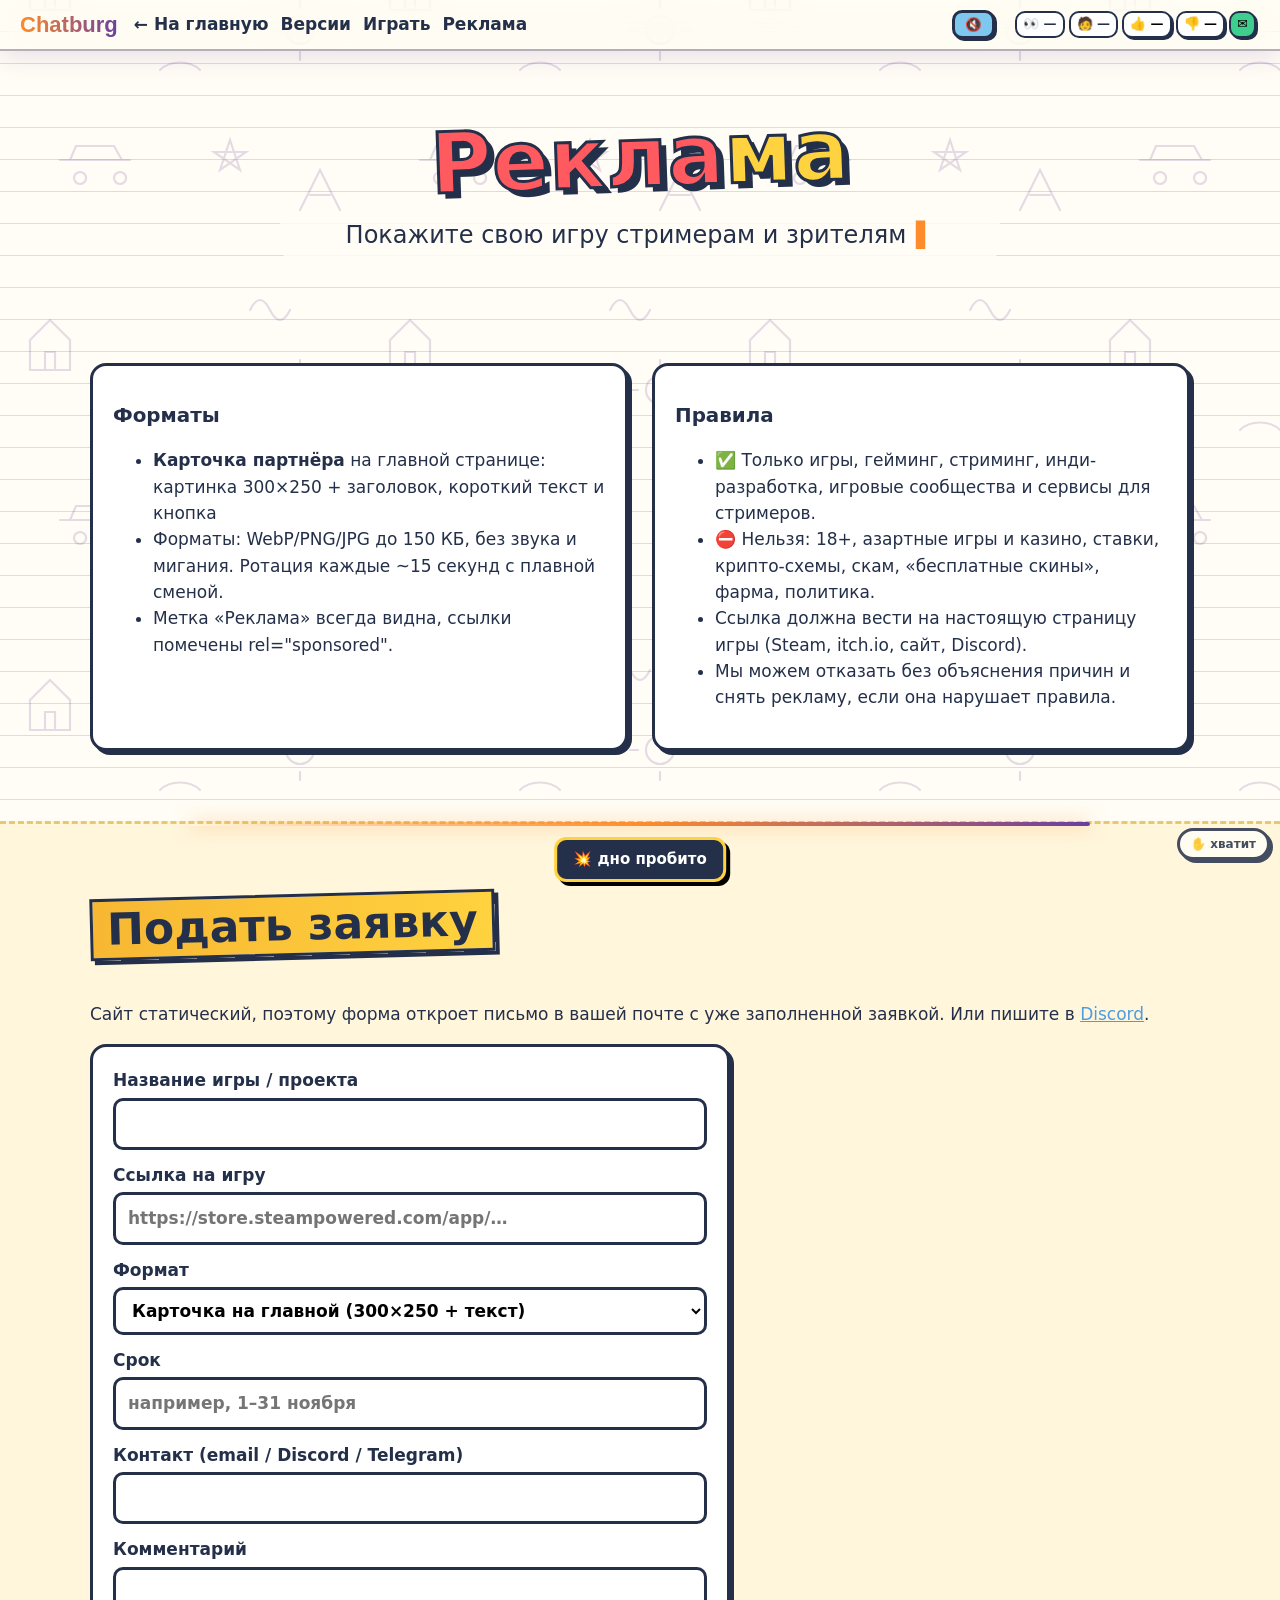
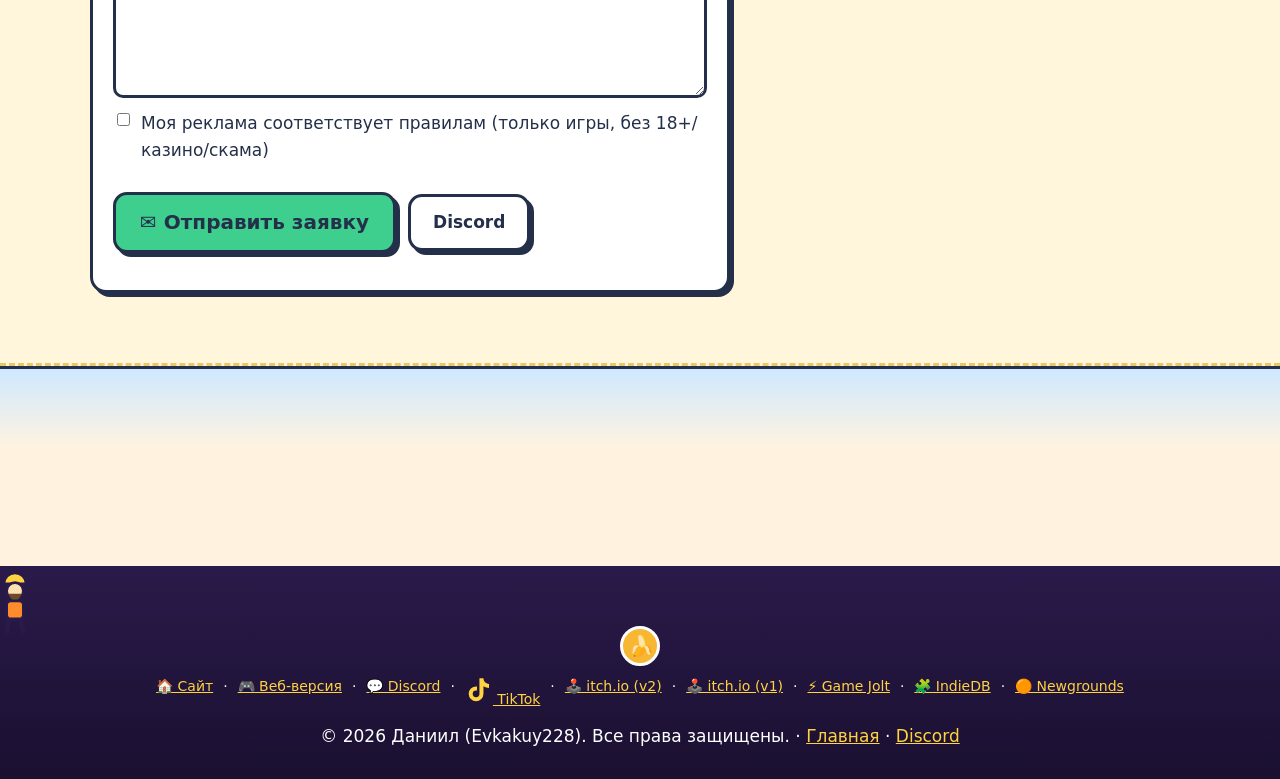
<file: ads.html>
<!doctype html>
<html lang="ru"><head><meta charset="utf-8"><meta name="viewport" content="width=device-width,initial-scale=1">
<title>Реклама на сайте Chatburg — для рекламодателей</title>
<meta name="description" content="Разместить рекламу игры на сайте Chatburg: форматы баннеров, правила (только игры и гейминг) и заявка.">
<link rel="canonical" href="https://evkakuypetrovich-sys.github.io/chatburg/ads.html">
<link rel="icon" href="favicon.ico"><link rel="stylesheet" href="style.css?v=202610121700"></head><body>
<nav class="top"><a href="./" class="brand">Chatburg</a><div class="links"><a href="./">← На главную</a><a href="versions.html">Версии</a><a href="play/">Играть</a><a href="ads.html">Реклама</a></div></nav>
<header class="hero" style="padding:40px 0 10px"><div class="wrap"><h1 class="logo" style="font-size:clamp(40px,8vw,84px)">Рекла<span>ма</span></h1><p class="tag">Покажите свою игру стримерам и зрителям Чатбурга.</p></div></header>
<section><div class="wrap two">
<div class="card"><h3>Форматы</h3><ul>
<li><b>Карточка партнёра</b> на главной странице: картинка 300×250 + заголовок, короткий текст и кнопка</li>

<li>Форматы: WebP/PNG/JPG до 150 КБ, без звука и мигания. Ротация каждые ~15 секунд с плавной сменой.</li>
<li>Метка «Реклама» всегда видна, ссылки помечены rel="sponsored".</li></ul></div>
<div class="card"><h3>Правила</h3><ul>
<li>✅ Только игры, гейминг, стриминг, инди-разработка, игровые сообщества и сервисы для стримеров.</li>
<li>⛔ Нельзя: 18+, азартные игры и казино, ставки, крипто-схемы, скам, «бесплатные скины», фарма, политика.</li>
<li>Ссылка должна вести на настоящую страницу игры (Steam, itch.io, сайт, Discord).</li>
<li>Мы можем отказать без объяснения причин и снять рекламу, если она нарушает правила.</li></ul></div>
</div></section>
<section class="paper"><div class="wrap"><h2>Подать заявку</h2>
<p>Сайт статический, поэтому форма откроет письмо в вашей почте с уже заполненной заявкой. Или пишите в <a href="https://discord.gg/Z9u2evqPM">Discord</a>.</p>
<form id="adform" class="card adform">
<label>Название игры / проекта<input name="game" required maxlength="80"></label>
<label>Ссылка на игру<input name="link" type="url" required placeholder="https://store.steampowered.com/app/…"></label>
<label>Формат<select name="fmt"><option>Карточка на главной (300×250 + текст)</option></select></label>
<label>Срок<input name="dates" placeholder="например, 1–31 ноября"></label>
<label>Контакт (email / Discord / Telegram)<input name="contact" required maxlength="100"></label>
<label>Комментарий<textarea name="msg" rows="4" maxlength="1000"></textarea></label>
<label class="chk"><input type="checkbox" name="ok" required> Моя реклама соответствует правилам (только игры, без 18+/казино/скама)</label>
<p class="dl"><button class="btn big" type="submit">✉ Отправить заявку</button> <a class="btn alt" href="https://discord.gg/Z9u2evqPM" target="_blank" rel="noopener">Discord</a></p>
</form></div></section>
<footer><div class="wrap"><nav class="footlinks" id="footlinks" aria-label="Площадки"></nav>© 2026 Даниил (Evkakuy228). Все права защищены. · <a href="./">Главная</a> · <a href="https://discord.gg/Z9u2evqPM">Discord</a></div></footer>
<script>
document.getElementById("adform").addEventListener("submit",e=>{e.preventDefault();const f=new FormData(e.target);
const body=`Игра: ${f.get("game")}\nСсылка: ${f.get("link")}\nФормат: ${f.get("fmt")}\nСрок: ${f.get("dates")}\nКонтакт: ${f.get("contact")}\n\n${f.get("msg")}\n\n(Подтверждаю соответствие правилам: только игры, без 18+/казино/скама.)`;
location.href=`mailto:evkakuypetrovich@gmail.com?subject=${encodeURIComponent("Реклама на сайте Chatburg: "+f.get("game"))}&body=${encodeURIComponent(body)}`});
</script><script src="deco.js?v=202610111918" defer></script><script src="links.js?v=202610111918" defer></script><script src="stats.js?v=202610121650" defer></script><script src="wasted.js?v=5" defer></script><script src="gags.js?v=1" defer></script><script src="gags2.js?v=1" defer></script></body></html>
</file>
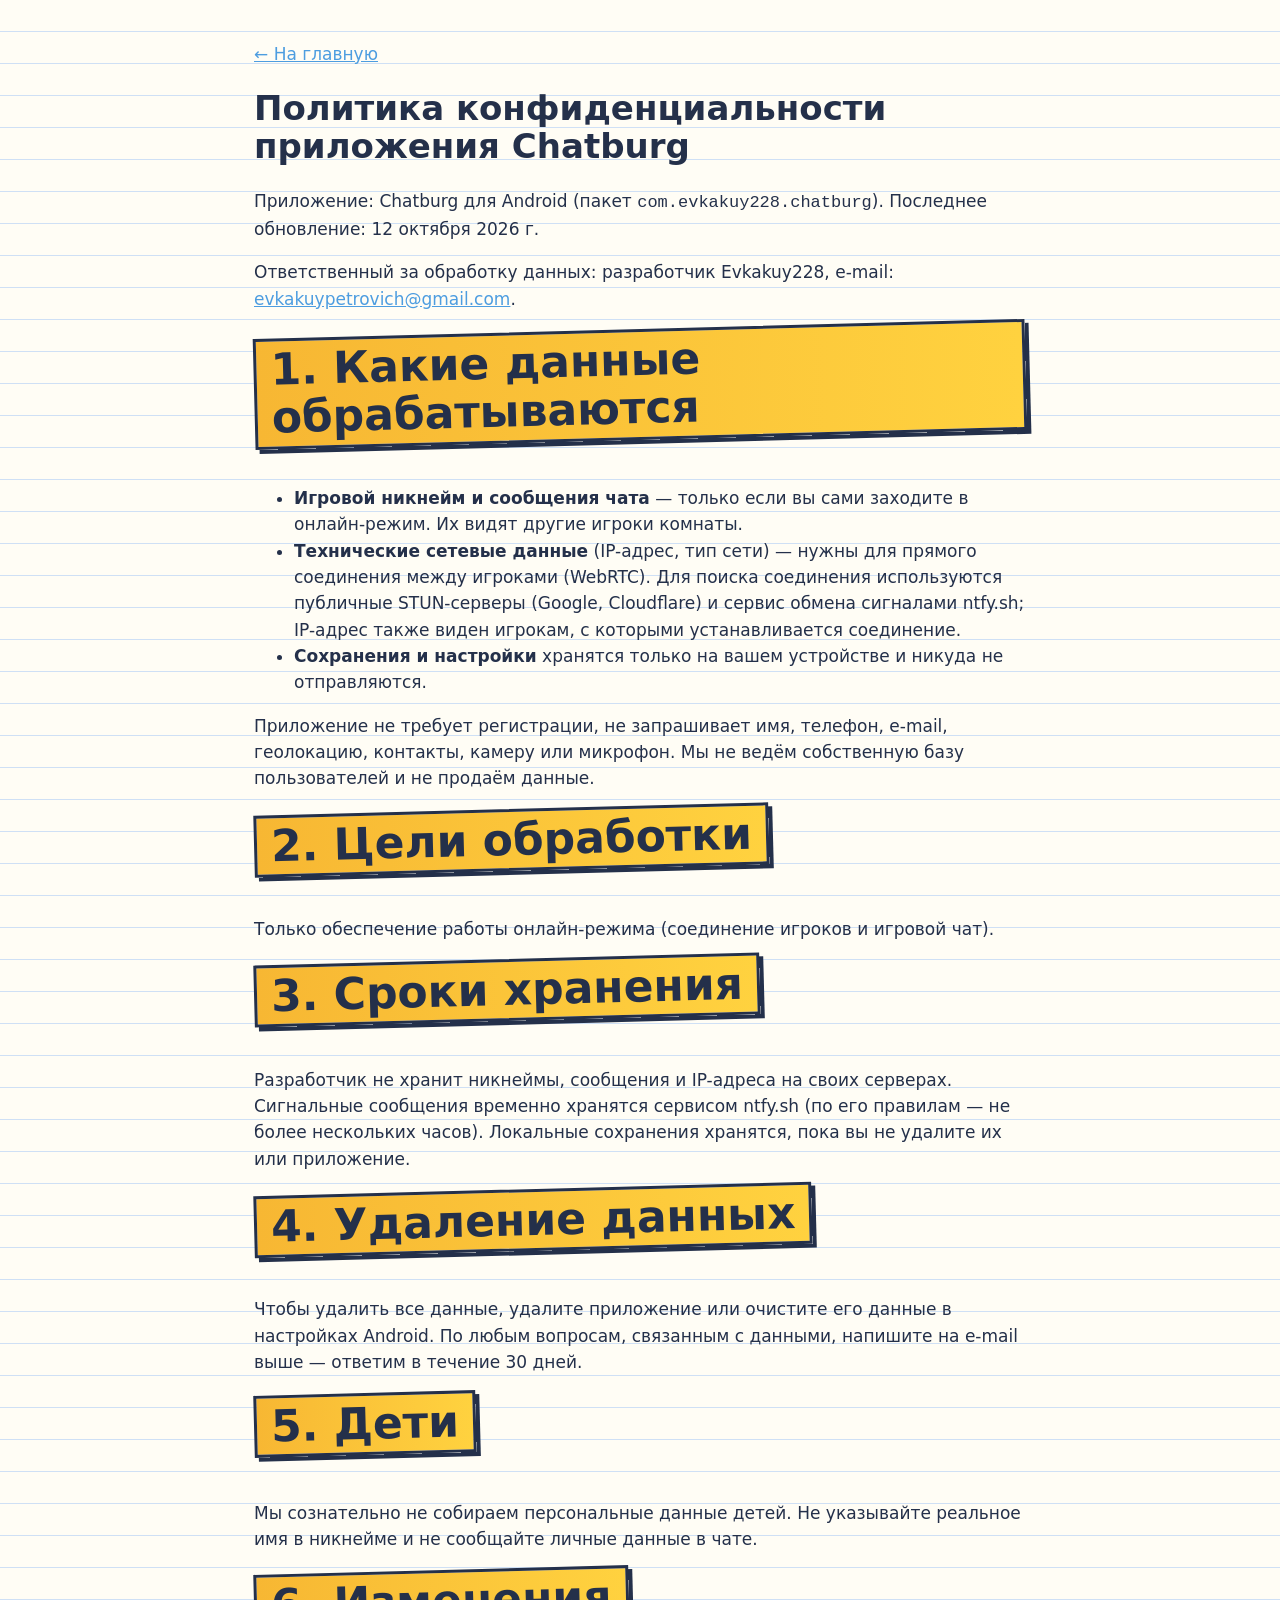
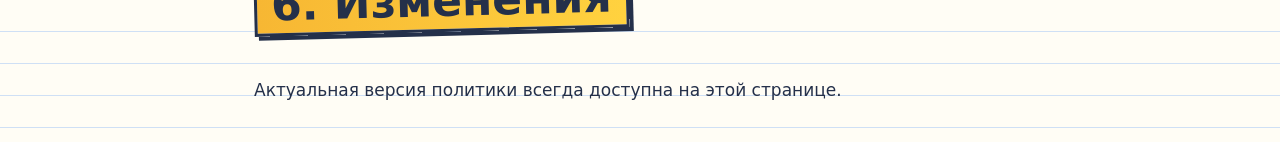
<file: app-privacy.html>
<!doctype html>
<html lang="ru"><head><meta charset="utf-8"><meta name="viewport" content="width=device-width,initial-scale=1">
<title>Политика конфиденциальности приложения Chatburg (Android)</title>
<link rel="canonical" href="https://evkakuypetrovich-sys.github.io/chatburg/app-privacy.html">
<link rel="icon" href="favicon.ico"><link rel="stylesheet" href="style.css">
</head><body><main style="max-width:820px;margin:0 auto;padding:24px;line-height:1.55">
<p><a href="index.html">← На главную</a></p>
<h1>Политика конфиденциальности приложения Chatburg</h1>
<p>Приложение: Chatburg для Android (пакет <code>com.evkakuy228.chatburg</code>). Последнее обновление: 12 октября 2026 г.</p>
<p>Ответственный за обработку данных: разработчик Evkakuy228, e-mail: <a href="mailto:evkakuypetrovich@gmail.com">evkakuypetrovich@gmail.com</a>.</p>
<h2>1. Какие данные обрабатываются</h2>
<ul>
<li><b>Игровой никнейм и сообщения чата</b> — только если вы сами заходите в онлайн-режим. Их видят другие игроки комнаты.</li>
<li><b>Технические сетевые данные</b> (IP-адрес, тип сети) — нужны для прямого соединения между игроками (WebRTC). Для поиска соединения используются публичные STUN-серверы (Google, Cloudflare) и сервис обмена сигналами ntfy.sh; IP-адрес также виден игрокам, с которыми устанавливается соединение.</li>
<li><b>Сохранения и настройки</b> хранятся только на вашем устройстве и никуда не отправляются.</li>
</ul>
<p>Приложение не требует регистрации, не запрашивает имя, телефон, e-mail, геолокацию, контакты, камеру или микрофон. Мы не ведём собственную базу пользователей и не продаём данные.</p>
<h2>2. Цели обработки</h2>
<p>Только обеспечение работы онлайн-режима (соединение игроков и игровой чат).</p>
<h2>3. Сроки хранения</h2>
<p>Разработчик не хранит никнеймы, сообщения и IP-адреса на своих серверах. Сигнальные сообщения временно хранятся сервисом ntfy.sh (по его правилам — не более нескольких часов). Локальные сохранения хранятся, пока вы не удалите их или приложение.</p>
<h2>4. Удаление данных</h2>
<p>Чтобы удалить все данные, удалите приложение или очистите его данные в настройках Android. По любым вопросам, связанным с данными, напишите на e-mail выше — ответим в течение 30 дней.</p>
<h2>5. Дети</h2>
<p>Мы сознательно не собираем персональные данные детей. Не указывайте реальное имя в никнейме и не сообщайте личные данные в чате.</p>
<h2>6. Изменения</h2>
<p>Актуальная версия политики всегда доступна на этой странице.</p>
</main></body></html>
</file>
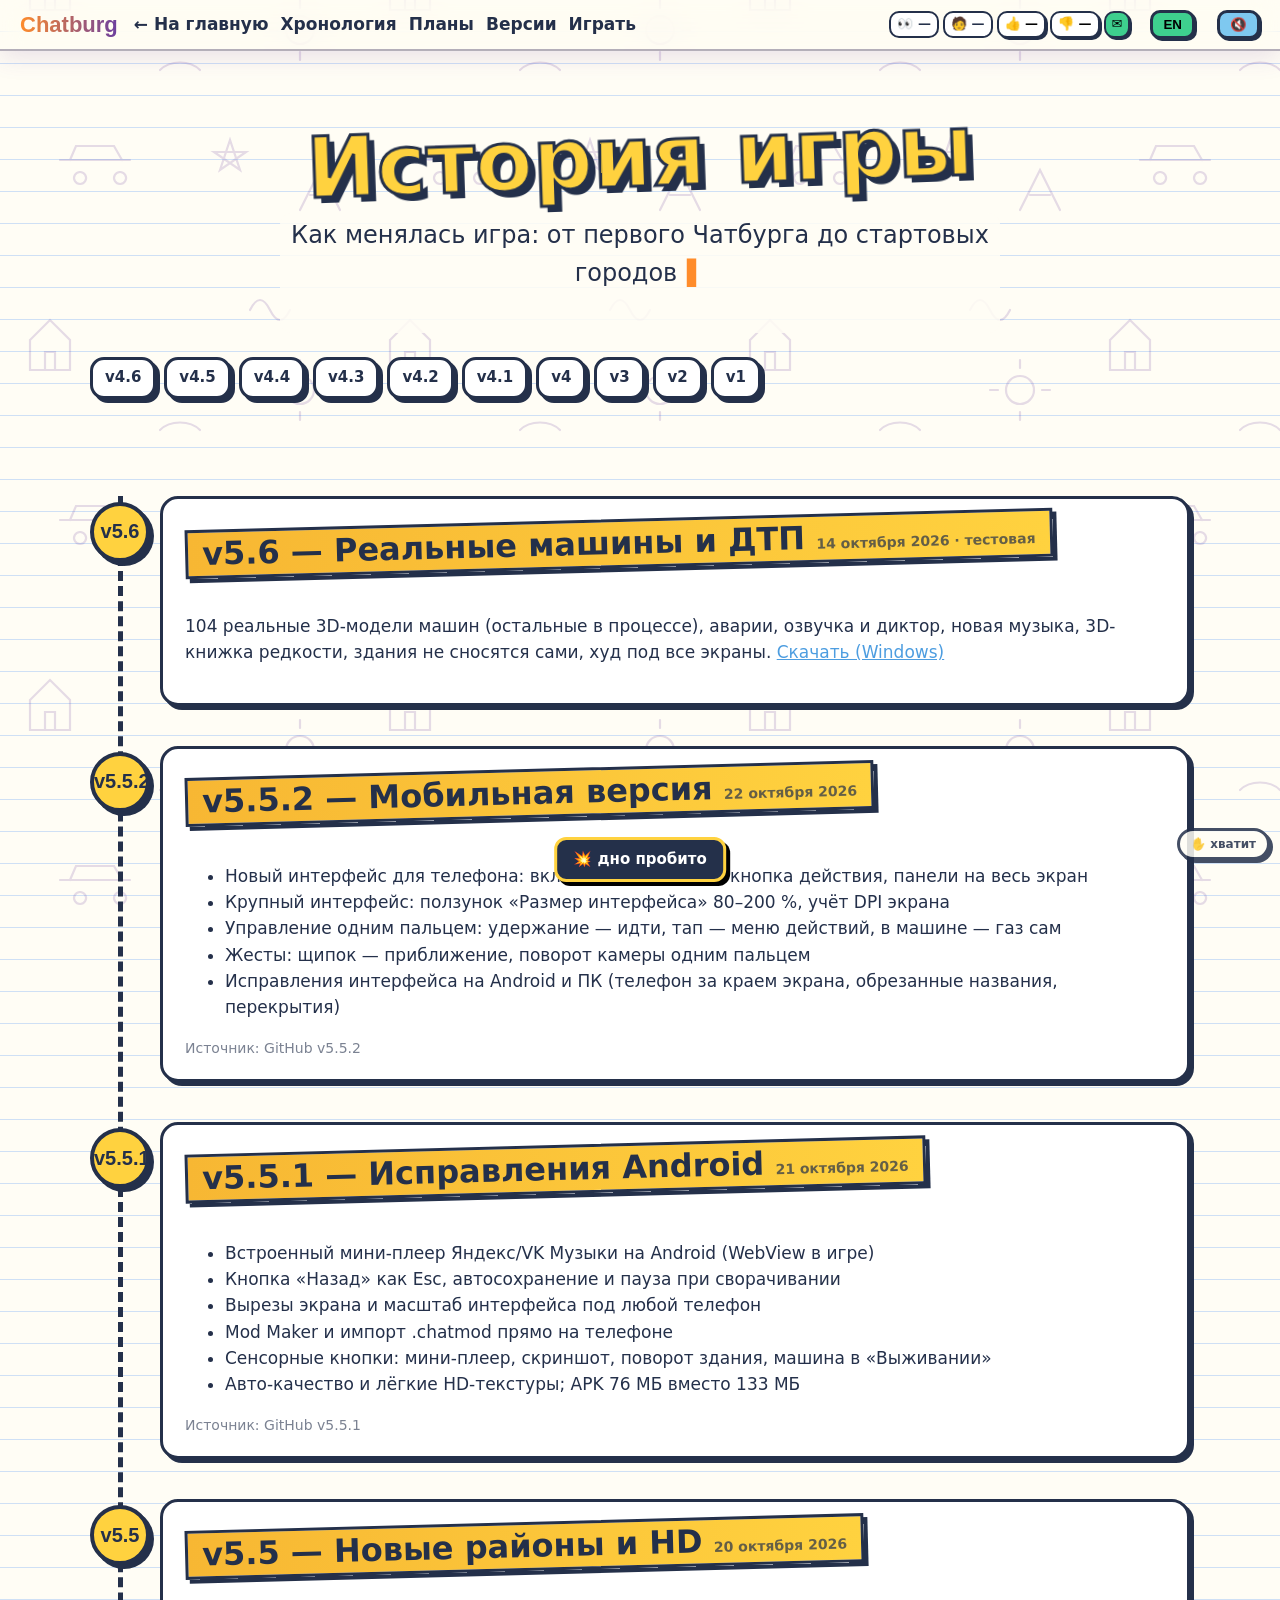
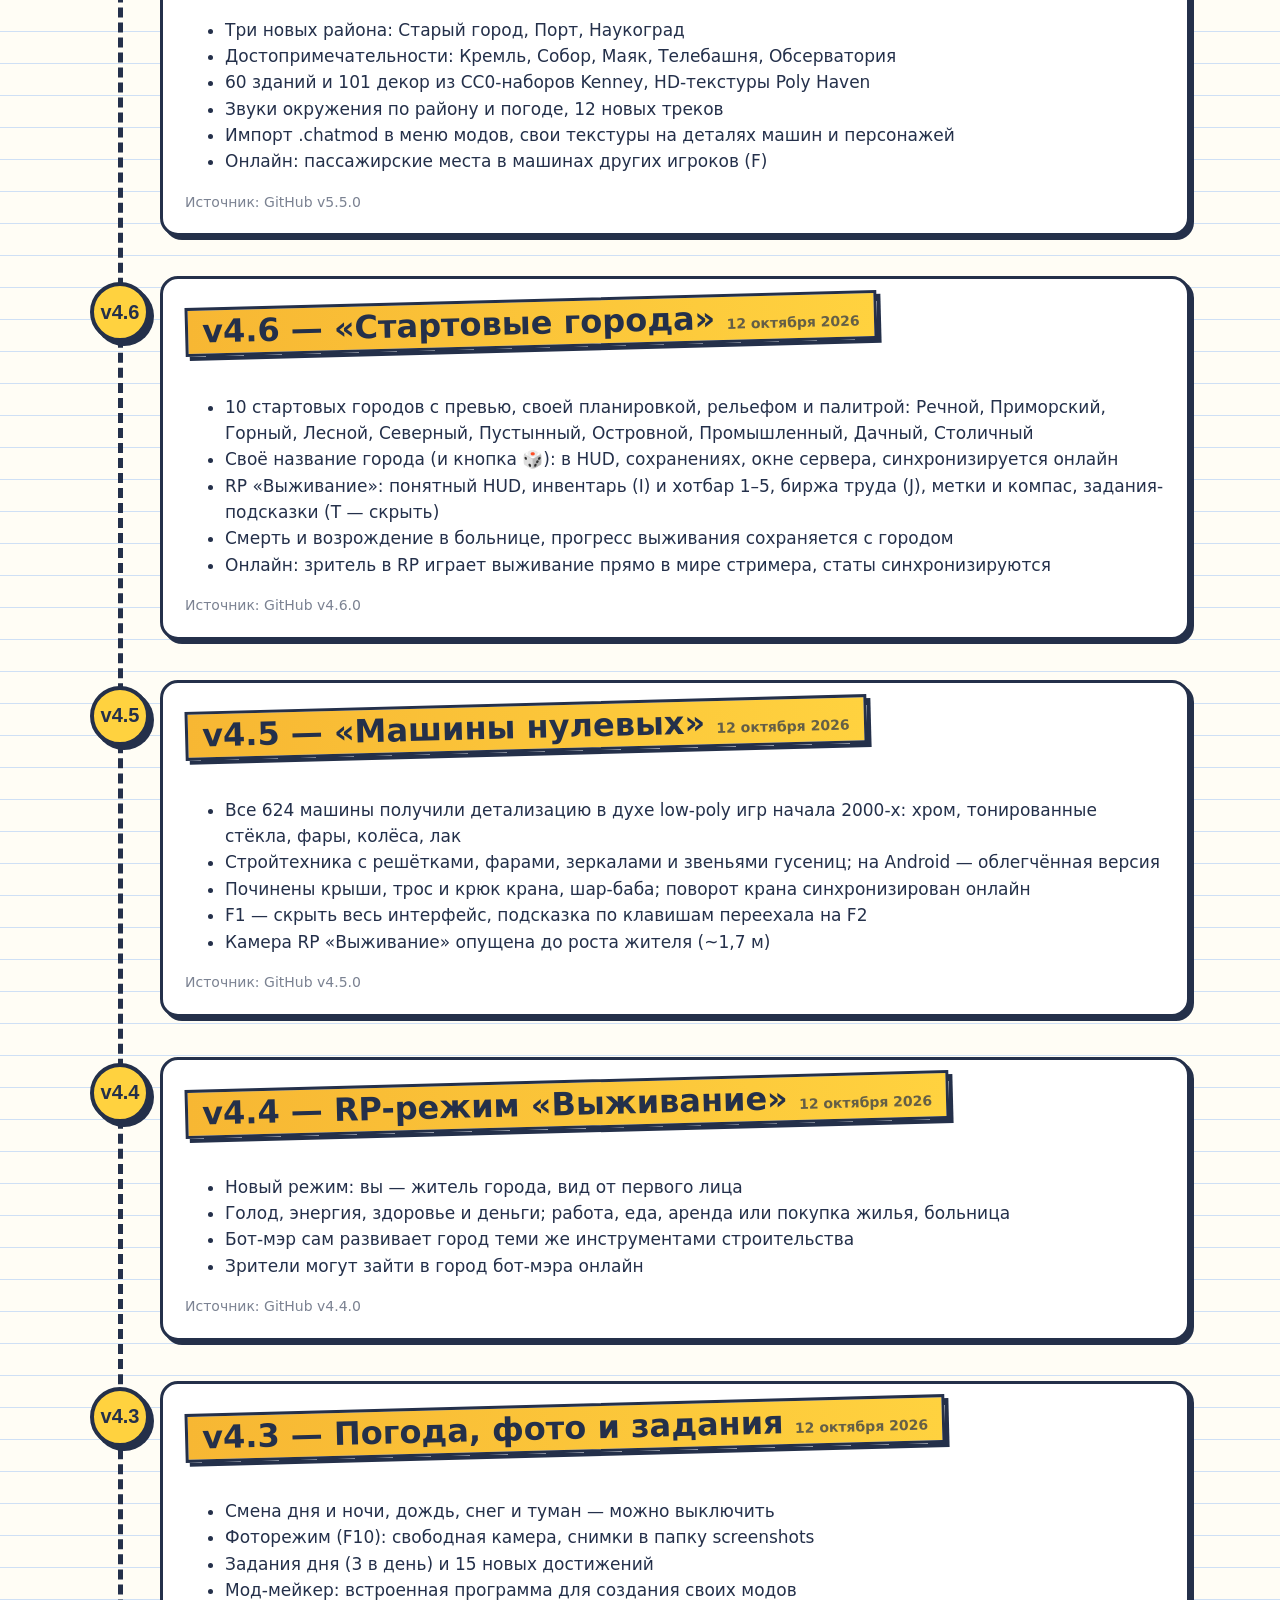
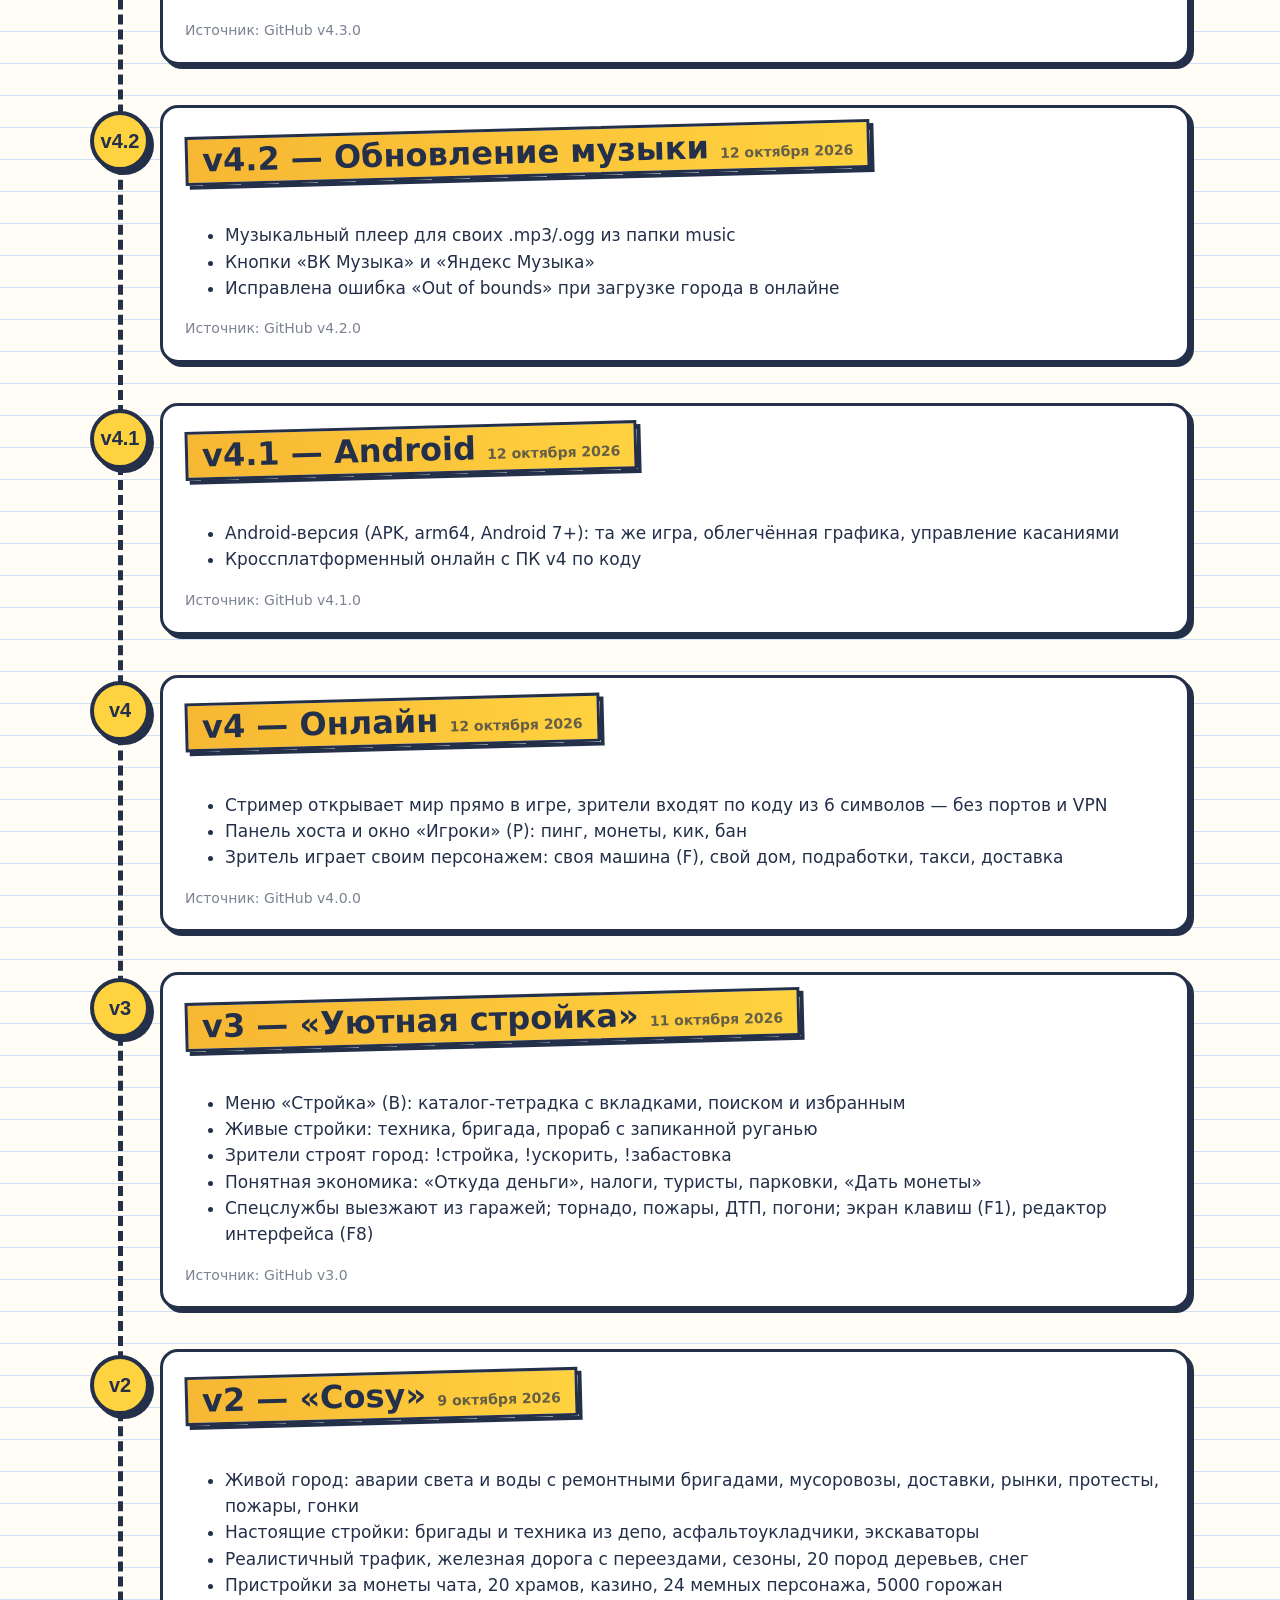
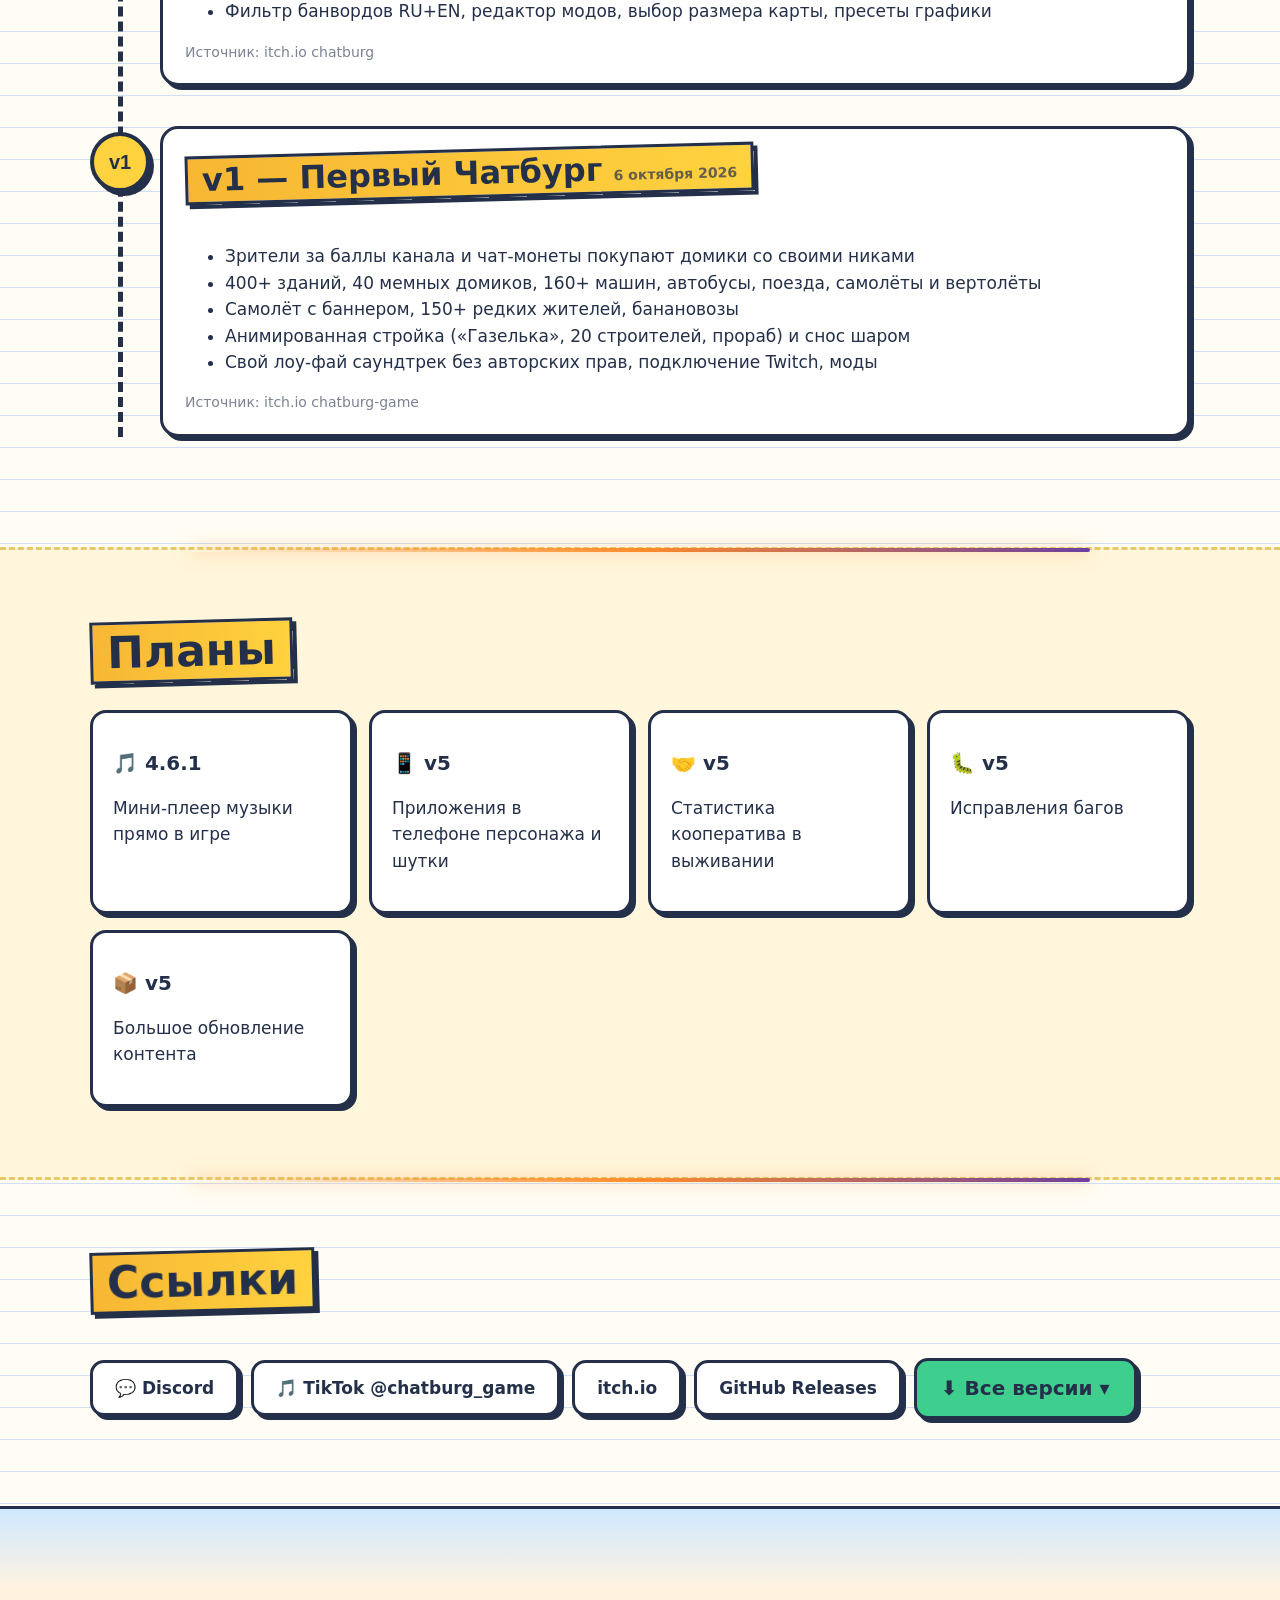
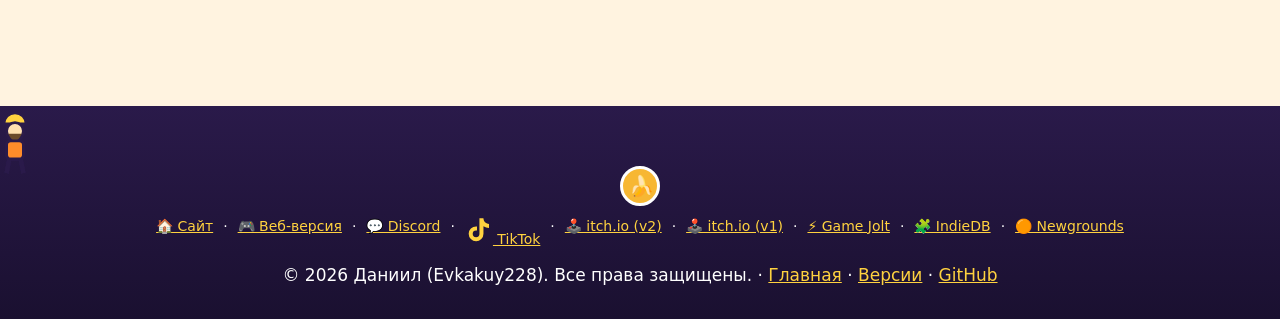
<file: history.html>
<!doctype html>
<html lang="ru"><head><meta charset="utf-8"><meta name="viewport" content="width=device-width,initial-scale=1">
<title>История игры Chatburg — как менялась игра от v1 до v4.6</title>
<meta name="description" content="Как менялась игра Chatburg: все версии от v1 до v4.6 с датами выхода и списком изменений, планы на 4.6.1 и v5.">
<link rel="canonical" href="https://evkakuypetrovich-sys.github.io/chatburg/history.html">
<meta property="og:title" content="История игры Chatburg"><meta property="og:image" content="https://evkakuypetrovich-sys.github.io/chatburg/img/og.jpg"><meta name="twitter:card" content="summary_large_image">
<link rel="icon" href="favicon.ico"><link rel="stylesheet" href="style.css?v=202610122040"></head><body>
<nav class="top"><a href="./" class="brand">Chatburg</a><div class="links"><a href="./" data-ru="← На главную" data-en="← Home">← На главную</a><a href="#timeline" data-ru="Хронология" data-en="Timeline">Хронология</a><a href="#roadmap" data-ru="Планы" data-en="Roadmap">Планы</a><a href="versions.html" data-ru="Версии" data-en="Versions">Версии</a><a href="play/" data-ru="Играть" data-en="Play">Играть</a></div><button id="lang" aria-label="language">EN</button></nav>
<header class="hero" style="padding:40px 0 10px"><div class="wrap"><h1 class="logo" style="font-size:clamp(40px,8vw,84px)"><span data-ru="История" data-en="Game">История</span> <span><span data-ru="игры" data-en="history">игры</span></span></h1><p class="tag" data-ru="Как менялась игра: от первого Чатбурга до стартовых городов и RP-выживания. Даты — по реальным релизам." data-en="How the game changed: from the first Chatburg to starting cities and RP survival. Dates are real release dates.">Как менялась игра: от первого Чатбурга до стартовых городов и RP-выживания. Даты — по реальным релизам.</p><p class="hjump"><a class="btn alt" href="#h-v4-6">v4.6</a> <a class="btn alt" href="#h-v4-5">v4.5</a> <a class="btn alt" href="#h-v4-4">v4.4</a> <a class="btn alt" href="#h-v4-3">v4.3</a> <a class="btn alt" href="#h-v4-2">v4.2</a> <a class="btn alt" href="#h-v4-1">v4.1</a> <a class="btn alt" href="#h-v4">v4</a> <a class="btn alt" href="#h-v3">v3</a> <a class="btn alt" href="#h-v2">v2</a> <a class="btn alt" href="#h-v1">v1</a> </p></div></header>
<section id="timeline"><div class="wrap"><div class="timeline">
<article class="ver rv" id="h-v5-6"><div class="dot">v5.6</div><div class="vcard"><h2>v5.6 — Реальные машины и ДТП <small>14 октября 2026 · тестовая</small></h2><p>104 реальные 3D-модели машин (остальные в процессе), аварии, озвучка и диктор, новая музыка, 3D-книжка редкости, здания не сносятся сами, худ под все экраны. <a href="https://github.com/evkakuypetrovich-sys/chatburg/releases/download/v5.6.0-test/Chatburg_v5.6.0-test_Windows.zip">Скачать (Windows)</a></p></div></article>
<article class="ver rv" id="h-v5-5-2"><div class="dot">v5.5.2</div><div class="vcard"><h2>v5.5.2 — <span data-ru="Мобильная версия" data-en="Mobile edition">Мобильная версия</span> <small><time datetime="2026-10-22" data-vid="v5.5.2" data-ru="22 октября 2026" data-en="22 October 2026">22 октября 2026</time></small></h2><ul><li data-ru="Новый интерфейс для телефона: вкладки, мини-карта, кнопка действия, панели на весь экран" data-en="New phone UI: tabs, mini-map, action button, full-screen sheets">Новый интерфейс для телефона: вкладки, мини-карта, кнопка действия, панели на весь экран</li><li data-ru="Крупный интерфейс: ползунок «Размер интерфейса» 80–200 %, учёт DPI экрана" data-en="Large UI: UI size slider 80–200%, screen DPI aware">Крупный интерфейс: ползунок «Размер интерфейса» 80–200 %, учёт DPI экрана</li><li data-ru="Управление одним пальцем: удержание — идти, тап — меню действий, в машине — газ сам" data-en="One-finger mode: hold to walk, tap for actions, auto-gas in cars">Управление одним пальцем: удержание — идти, тап — меню действий, в машине — газ сам</li><li data-ru="Жесты: щипок — приближение, поворот камеры одним пальцем" data-en="Gestures: pinch to zoom, one-finger camera rotation">Жесты: щипок — приближение, поворот камеры одним пальцем</li><li data-ru="Исправления интерфейса на Android и ПК (телефон за краем экрана, обрезанные названия, перекрытия)" data-en="UI fixes on Android and PC (off-screen phone, cut names, overlaps)">Исправления интерфейса на Android и ПК (телефон за краем экрана, обрезанные названия, перекрытия)</li></ul><p class="small"><span data-ru="Источник: " data-en="Source: ">Источник: </span>GitHub v5.5.2</p></div></article>
<article class="ver rv" id="h-v5-5-1"><div class="dot">v5.5.1</div><div class="vcard"><h2>v5.5.1 — <span data-ru="Исправления Android" data-en="Android fixes">Исправления Android</span> <small><time datetime="2026-10-21" data-vid="v5.5.1" data-ru="21 октября 2026" data-en="21 October 2026">21 октября 2026</time></small></h2><ul><li data-ru="Встроенный мини-плеер Яндекс/VK Музыки на Android (WebView в игре)" data-en="In-game Yandex/VK Music mini-player on Android (WebView)">Встроенный мини-плеер Яндекс/VK Музыки на Android (WebView в игре)</li><li data-ru="Кнопка «Назад» как Esc, автосохранение и пауза при сворачивании" data-en="Back button works like Esc, autosave and pause when minimized">Кнопка «Назад» как Esc, автосохранение и пауза при сворачивании</li><li data-ru="Вырезы экрана и масштаб интерфейса под любой телефон" data-en="Notch safe area and UI scaling for any phone">Вырезы экрана и масштаб интерфейса под любой телефон</li><li data-ru="Mod Maker и импорт .chatmod прямо на телефоне" data-en="Mod Maker and .chatmod import right on the phone">Mod Maker и импорт .chatmod прямо на телефоне</li><li data-ru="Сенсорные кнопки: мини-плеер, скриншот, поворот здания, машина в «Выживании»" data-en="Touch buttons: mini-player, screenshot, rotate building, car in Survival">Сенсорные кнопки: мини-плеер, скриншот, поворот здания, машина в «Выживании»</li><li data-ru="Авто-качество и лёгкие HD-текстуры; APK 76 МБ вместо 133 МБ" data-en="Auto quality and light HD textures; 76 MB APK instead of 133 MB">Авто-качество и лёгкие HD-текстуры; APK 76 МБ вместо 133 МБ</li></ul><p class="small"><span data-ru="Источник: " data-en="Source: ">Источник: </span>GitHub v5.5.1</p></div></article>
<article class="ver rv" id="h-v5-5"><div class="dot">v5.5</div><div class="vcard"><h2>v5.5 — <span data-ru="Новые районы и HD" data-en="New districts and HD">Новые районы и HD</span> <small><time datetime="2026-10-20" data-vid="v5.5.0" data-ru="20 октября 2026" data-en="20 October 2026">20 октября 2026</time></small></h2><ul><li data-ru="Три новых района: Старый город, Порт, Наукоград" data-en="Three new districts: Old Town, Port, Science City">Три новых района: Старый город, Порт, Наукоград</li><li data-ru="Достопримечательности: Кремль, Собор, Маяк, Телебашня, Обсерватория" data-en="Landmarks: Kremlin, Cathedral, Lighthouse, TV tower, Observatory">Достопримечательности: Кремль, Собор, Маяк, Телебашня, Обсерватория</li><li data-ru="60 зданий и 101 декор из CC0-наборов Kenney, HD-текстуры Poly Haven" data-en="60 buildings and 101 decor items from CC0 Kenney kits, Poly Haven HD textures">60 зданий и 101 декор из CC0-наборов Kenney, HD-текстуры Poly Haven</li><li data-ru="Звуки окружения по району и погоде, 12 новых треков" data-en="Ambient sounds by district and weather, 12 new music tracks">Звуки окружения по району и погоде, 12 новых треков</li><li data-ru="Импорт .chatmod в меню модов, свои текстуры на деталях машин и персонажей" data-en="Import .chatmod in the mods menu, custom textures on car and character parts">Импорт .chatmod в меню модов, свои текстуры на деталях машин и персонажей</li><li data-ru="Онлайн: пассажирские места в машинах других игроков (F)" data-en="Online: passenger seats in other players&#x27; cars (F)">Онлайн: пассажирские места в машинах других игроков (F)</li></ul><p class="small"><span data-ru="Источник: " data-en="Source: ">Источник: </span>GitHub v5.5.0</p></div></article>
<article class="ver rv" id="h-v4-6"><div class="dot">v4.6</div><div class="vcard"><h2>v4.6 — <span data-ru="«Стартовые города»" data-en="“Starting cities”">«Стартовые города»</span> <small><time datetime="2026-10-12" data-vid="v4.6" data-ru="12 октября 2026" data-en="12 October 2026">12 октября 2026</time></small></h2><ul><li data-ru="10 стартовых городов с превью, своей планировкой, рельефом и палитрой: Речной, Приморский, Горный, Лесной, Северный, Пустынный, Островной, Промышленный, Дачный, Столичный" data-en="10 starting cities with preview, own layout, terrain and palette: River, Seaside, Mountain, Forest, Northern, Desert, Island, Industrial, Dacha, Capital">10 стартовых городов с превью, своей планировкой, рельефом и палитрой: Речной, Приморский, Горный, Лесной, Северный, Пустынный, Островной, Промышленный, Дачный, Столичный</li><li data-ru="Своё название города (и кнопка 🎲): в HUD, сохранениях, окне сервера, синхронизируется онлайн" data-en="Name your city (or 🎲): shown in HUD, saves, server window, synced online">Своё название города (и кнопка 🎲): в HUD, сохранениях, окне сервера, синхронизируется онлайн</li><li data-ru="RP «Выживание»: понятный HUD, инвентарь (I) и хотбар 1–5, биржа труда (J), метки и компас, задания-подсказки (T — скрыть)" data-en="RP Survival: clear HUD, inventory (I) and hotbar 1–5, job board (J), markers and compass, starter tasks (T hides)">RP «Выживание»: понятный HUD, инвентарь (I) и хотбар 1–5, биржа труда (J), метки и компас, задания-подсказки (T — скрыть)</li><li data-ru="Смерть и возрождение в больнице, прогресс выживания сохраняется с городом" data-en="Death and respawn at the hospital, survival progress saved with the city">Смерть и возрождение в больнице, прогресс выживания сохраняется с городом</li><li data-ru="Онлайн: зритель в RP играет выживание прямо в мире стримера, статы синхронизируются" data-en="Online: viewers play survival in the streamer&#x27;s own world, stats are synced">Онлайн: зритель в RP играет выживание прямо в мире стримера, статы синхронизируются</li></ul><p class="small"><span data-ru="Источник: " data-en="Source: ">Источник: </span>GitHub v4.6.0</p></div></article>
<article class="ver rv" id="h-v4-5"><div class="dot">v4.5</div><div class="vcard"><h2>v4.5 — <span data-ru="«Машины нулевых»" data-en="“2000s cars”">«Машины нулевых»</span> <small><time datetime="2026-10-12" data-vid="v4.5" data-ru="12 октября 2026" data-en="12 October 2026">12 октября 2026</time></small></h2><ul><li data-ru="Все 624 машины получили детализацию в духе low-poly игр начала 2000-х: хром, тонированные стёкла, фары, колёса, лак" data-en="All 624 vehicles detailed in early-2000s low-poly style: chrome, tinted glass, lights, wheels, paint">Все 624 машины получили детализацию в духе low-poly игр начала 2000-х: хром, тонированные стёкла, фары, колёса, лак</li><li data-ru="Стройтехника с решётками, фарами, зеркалами и звеньями гусениц; на Android — облегчённая версия" data-en="Construction machines with grilles, lights, mirrors, track links; lighter on Android">Стройтехника с решётками, фарами, зеркалами и звеньями гусениц; на Android — облегчённая версия</li><li data-ru="Починены крыши, трос и крюк крана, шар-баба; поворот крана синхронизирован онлайн" data-en="Fixed roofs, crane cable and hook, wrecking ball; crane rotation synced online">Починены крыши, трос и крюк крана, шар-баба; поворот крана синхронизирован онлайн</li><li data-ru="F1 — скрыть весь интерфейс, подсказка по клавишам переехала на F2" data-en="F1 hides all UI, key hints moved to F2">F1 — скрыть весь интерфейс, подсказка по клавишам переехала на F2</li><li data-ru="Камера RP «Выживание» опущена до роста жителя (~1,7 м)" data-en="RP Survival camera lowered to citizen height (~1.7 m)">Камера RP «Выживание» опущена до роста жителя (~1,7 м)</li></ul><p class="small"><span data-ru="Источник: " data-en="Source: ">Источник: </span>GitHub v4.5.0</p></div></article>
<article class="ver rv" id="h-v4-4"><div class="dot">v4.4</div><div class="vcard"><h2>v4.4 — <span data-ru="RP-режим «Выживание»" data-en="RP mode “Survival”">RP-режим «Выживание»</span> <small><time datetime="2026-10-12" data-vid="v4.4" data-ru="12 октября 2026" data-en="12 October 2026">12 октября 2026</time></small></h2><ul><li data-ru="Новый режим: вы — житель города, вид от первого лица" data-en="New mode: you are a citizen, first-person view">Новый режим: вы — житель города, вид от первого лица</li><li data-ru="Голод, энергия, здоровье и деньги; работа, еда, аренда или покупка жилья, больница" data-en="Hunger, energy, health and money; jobs, food, renting or buying a home, hospital">Голод, энергия, здоровье и деньги; работа, еда, аренда или покупка жилья, больница</li><li data-ru="Бот-мэр сам развивает город теми же инструментами строительства" data-en="A bot mayor grows the city with the same building tools">Бот-мэр сам развивает город теми же инструментами строительства</li><li data-ru="Зрители могут зайти в город бот-мэра онлайн" data-en="Viewers can join the bot mayor&#x27;s city online">Зрители могут зайти в город бот-мэра онлайн</li></ul><p class="small"><span data-ru="Источник: " data-en="Source: ">Источник: </span>GitHub v4.4.0</p></div></article>
<article class="ver rv" id="h-v4-3"><div class="dot">v4.3</div><div class="vcard"><h2>v4.3 — <span data-ru="Погода, фото и задания" data-en="Weather, photos and tasks">Погода, фото и задания</span> <small><time datetime="2026-10-12" data-vid="v4.3" data-ru="12 октября 2026" data-en="12 October 2026">12 октября 2026</time></small></h2><ul><li data-ru="Смена дня и ночи, дождь, снег и туман — можно выключить" data-en="Day/night cycle, rain, snow and fog — can be turned off">Смена дня и ночи, дождь, снег и туман — можно выключить</li><li data-ru="Фоторежим (F10): свободная камера, снимки в папку screenshots" data-en="Photo mode (F10): free camera, shots saved to screenshots">Фоторежим (F10): свободная камера, снимки в папку screenshots</li><li data-ru="Задания дня (3 в день) и 15 новых достижений" data-en="Daily tasks (3 a day) and 15 new achievements">Задания дня (3 в день) и 15 новых достижений</li><li data-ru="Мод-мейкер: встроенная программа для создания своих модов" data-en="Mod Maker: built-in program for creating your own mods">Мод-мейкер: встроенная программа для создания своих модов</li></ul><p class="small"><span data-ru="Источник: " data-en="Source: ">Источник: </span>GitHub v4.3.0</p></div></article>
<article class="ver rv" id="h-v4-2"><div class="dot">v4.2</div><div class="vcard"><h2>v4.2 — <span data-ru="Обновление музыки" data-en="Music update">Обновление музыки</span> <small><time datetime="2026-10-12" data-vid="v4.2" data-ru="12 октября 2026" data-en="12 October 2026">12 октября 2026</time></small></h2><ul><li data-ru="Музыкальный плеер для своих .mp3/.ogg из папки music" data-en="Music player for your own .mp3/.ogg from the music folder">Музыкальный плеер для своих .mp3/.ogg из папки music</li><li data-ru="Кнопки «ВК Музыка» и «Яндекс Музыка»" data-en="VK Music and Yandex Music buttons">Кнопки «ВК Музыка» и «Яндекс Музыка»</li><li data-ru="Исправлена ошибка «Out of bounds» при загрузке города в онлайне" data-en="Fixed “Out of bounds” when loading a city online">Исправлена ошибка «Out of bounds» при загрузке города в онлайне</li></ul><p class="small"><span data-ru="Источник: " data-en="Source: ">Источник: </span>GitHub v4.2.0</p></div></article>
<article class="ver rv" id="h-v4-1"><div class="dot">v4.1</div><div class="vcard"><h2>v4.1 — <span data-ru="Android" data-en="Android">Android</span> <small><time datetime="2026-10-12" data-vid="v4.1" data-ru="12 октября 2026" data-en="12 October 2026">12 октября 2026</time></small></h2><ul><li data-ru="Android-версия (APK, arm64, Android 7+): та же игра, облегчённая графика, управление касаниями" data-en="Android version (APK, arm64, Android 7+): same game, lighter graphics, touch controls">Android-версия (APK, arm64, Android 7+): та же игра, облегчённая графика, управление касаниями</li><li data-ru="Кроссплатформенный онлайн с ПК v4 по коду" data-en="Cross-platform online with PC v4 by code">Кроссплатформенный онлайн с ПК v4 по коду</li></ul><p class="small"><span data-ru="Источник: " data-en="Source: ">Источник: </span>GitHub v4.1.0</p></div></article>
<article class="ver rv" id="h-v4"><div class="dot">v4</div><div class="vcard"><h2>v4 — <span data-ru="Онлайн" data-en="Online">Онлайн</span> <small><time datetime="2026-10-12" data-vid="v4" data-ru="12 октября 2026" data-en="12 October 2026">12 октября 2026</time></small></h2><ul><li data-ru="Стример открывает мир прямо в игре, зрители входят по коду из 6 символов — без портов и VPN" data-en="Streamer opens the world in-game, viewers join with a 6-char code — no ports or VPN">Стример открывает мир прямо в игре, зрители входят по коду из 6 символов — без портов и VPN</li><li data-ru="Панель хоста и окно «Игроки» (P): пинг, монеты, кик, бан" data-en="Host panel and Players window (P): ping, coins, kick, ban">Панель хоста и окно «Игроки» (P): пинг, монеты, кик, бан</li><li data-ru="Зритель играет своим персонажем: своя машина (F), свой дом, подработки, такси, доставка" data-en="Viewers play their own character: car (F), own house, jobs, taxi, delivery">Зритель играет своим персонажем: своя машина (F), свой дом, подработки, такси, доставка</li></ul><p class="small"><span data-ru="Источник: " data-en="Source: ">Источник: </span>GitHub v4.0.0</p></div></article>
<article class="ver rv" id="h-v3"><div class="dot">v3</div><div class="vcard"><h2>v3 — <span data-ru="«Уютная стройка»" data-en="“Cosy construction”">«Уютная стройка»</span> <small><time datetime="2026-10-11" data-vid="v3" data-ru="11 октября 2026" data-en="11 October 2026">11 октября 2026</time></small></h2><ul><li data-ru="Меню «Стройка» (B): каталог-тетрадка с вкладками, поиском и избранным" data-en="Build menu (B): notebook catalog with tabs, search and favourites">Меню «Стройка» (B): каталог-тетрадка с вкладками, поиском и избранным</li><li data-ru="Живые стройки: техника, бригада, прораб с запиканной руганью" data-en="Live construction: machines, crew, bleeped foreman">Живые стройки: техника, бригада, прораб с запиканной руганью</li><li data-ru="Зрители строят город: !стройка, !ускорить, !забастовка" data-en="Viewers build the city: !стройка, !ускорить, !забастовка">Зрители строят город: !стройка, !ускорить, !забастовка</li><li data-ru="Понятная экономика: «Откуда деньги», налоги, туристы, парковки, «Дать монеты»" data-en="Clear economy: money sources, taxes, tourists, parking, Give coins">Понятная экономика: «Откуда деньги», налоги, туристы, парковки, «Дать монеты»</li><li data-ru="Спецслужбы выезжают из гаражей; торнадо, пожары, ДТП, погони; экран клавиш (F1), редактор интерфейса (F8)" data-en="Services drive out of garages; tornadoes, fires, crashes, chases; keys screen (F1), UI editor (F8)">Спецслужбы выезжают из гаражей; торнадо, пожары, ДТП, погони; экран клавиш (F1), редактор интерфейса (F8)</li></ul><p class="small"><span data-ru="Источник: " data-en="Source: ">Источник: </span>GitHub v3.0</p></div></article>
<article class="ver rv" id="h-v2"><div class="dot">v2</div><div class="vcard"><h2>v2 — <span data-ru="«Cosy»" data-en="“Cosy”">«Cosy»</span> <small><time datetime="2026-10-09" data-vid="v2" data-ru="9 октября 2026" data-en="9 October 2026">9 октября 2026</time></small></h2><ul><li data-ru="Живой город: аварии света и воды с ремонтными бригадами, мусоровозы, доставки, рынки, протесты, пожары, гонки" data-en="Living city: outages with repair crews, garbage trucks, deliveries, markets, protests, fires, races">Живой город: аварии света и воды с ремонтными бригадами, мусоровозы, доставки, рынки, протесты, пожары, гонки</li><li data-ru="Настоящие стройки: бригады и техника из депо, асфальтоукладчики, экскаваторы" data-en="Real construction: crews and machines from depots, pavers, excavators">Настоящие стройки: бригады и техника из депо, асфальтоукладчики, экскаваторы</li><li data-ru="Реалистичный трафик, железная дорога с переездами, сезоны, 20 пород деревьев, снег" data-en="Realistic traffic, railway with crossings, seasons, 20 tree species, snow">Реалистичный трафик, железная дорога с переездами, сезоны, 20 пород деревьев, снег</li><li data-ru="Пристройки за монеты чата, 20 храмов, казино, 24 мемных персонажа, 5000 горожан" data-en="Chat-bought add-ons, 20 temples, casino, 24 meme characters, 5000 citizens">Пристройки за монеты чата, 20 храмов, казино, 24 мемных персонажа, 5000 горожан</li><li data-ru="Фильтр банвордов RU+EN, редактор модов, выбор размера карты, пресеты графики" data-en="RU+EN banword filter, mod maker, map size, graphics presets">Фильтр банвордов RU+EN, редактор модов, выбор размера карты, пресеты графики</li></ul><p class="small"><span data-ru="Источник: " data-en="Source: ">Источник: </span>itch.io chatburg</p></div></article>
<article class="ver rv" id="h-v1"><div class="dot">v1</div><div class="vcard"><h2>v1 — <span data-ru="Первый Чатбург" data-en="The first Chatburg">Первый Чатбург</span> <small><time datetime="2026-10-06" data-vid="v1" data-ru="6 октября 2026" data-en="6 October 2026">6 октября 2026</time></small></h2><ul><li data-ru="Зрители за баллы канала и чат-монеты покупают домики со своими никами" data-en="Viewers buy houses with their nicknames for channel points and chat coins">Зрители за баллы канала и чат-монеты покупают домики со своими никами</li><li data-ru="400+ зданий, 40 мемных домиков, 160+ машин, автобусы, поезда, самолёты и вертолёты" data-en="400+ buildings, 40 meme houses, 160+ cars, buses, trains, planes and helicopters">400+ зданий, 40 мемных домиков, 160+ машин, автобусы, поезда, самолёты и вертолёты</li><li data-ru="Самолёт с баннером, 150+ редких жителей, банановозы" data-en="Banner plane, 150+ rare citizens, banana trucks">Самолёт с баннером, 150+ редких жителей, банановозы</li><li data-ru="Анимированная стройка («Газелька», 20 строителей, прораб) и снос шаром" data-en="Animated construction (van, 20 builders, foreman) and wrecking ball">Анимированная стройка («Газелька», 20 строителей, прораб) и снос шаром</li><li data-ru="Свой лоу-фай саундтрек без авторских прав, подключение Twitch, моды" data-en="Copyright-free lo-fi soundtrack, Twitch connection, mods">Свой лоу-фай саундтрек без авторских прав, подключение Twitch, моды</li></ul><p class="small"><span data-ru="Источник: " data-en="Source: ">Источник: </span>itch.io chatburg-game</p></div></article>
</div></div></section>
<section class="rv paper" id="roadmap"><div class="wrap"><h2><span data-ru="Планы" data-en="Roadmap">Планы</span></h2><div class="roadgrid"><div class="card"><h3>🎵 4.6.1</h3><p data-ru="Мини-плеер музыки прямо в игре" data-en="In-game music mini-player">Мини-плеер музыки прямо в игре</p></div><div class="card"><h3>📱 v5</h3><p data-ru="Приложения в телефоне персонажа и шутки" data-en="Phone apps and jokes">Приложения в телефоне персонажа и шутки</p></div><div class="card"><h3>🤝 v5</h3><p data-ru="Статистика кооператива в выживании" data-en="Survival co-op stats">Статистика кооператива в выживании</p></div><div class="card"><h3>🐛 v5</h3><p data-ru="Исправления багов" data-en="Bug fixes">Исправления багов</p></div><div class="card"><h3>📦 v5</h3><p data-ru="Большое обновление контента" data-en="Big content update">Большое обновление контента</p></div></div></div></section>
<section class="rv" id="hlinks"><div class="wrap"><h2><span data-ru="Ссылки" data-en="Links">Ссылки</span></h2><p class="dl"><a class="btn" href="https://discord.gg/Z9u2evqPM" target="_blank" rel="noopener">💬 Discord</a> <a class="btn" href="https://www.tiktok.com/@chatburg_game" target="_blank" rel="noopener">🎵 TikTok @chatburg_game</a> <a class="btn alt" href="https://evkakuy228.itch.io/chatburg-v4" target="_blank" rel="noopener">itch.io</a> <a class="btn alt" href="https://github.com/evkakuypetrovich-sys/chatburg/releases" target="_blank" rel="noopener">GitHub Releases</a> <button type="button" class="btn big" data-dl><span data-ru="⬇ Все версии ▾" data-en="⬇ All versions ▾">⬇ Все версии ▾</span></button></p></div></section>
<footer><div class="wrap"><nav class="footlinks" id="footlinks" aria-label="Площадки"></nav>© 2026 Даниил (Evkakuy228). <span data-ru="Все права защищены." data-en="All rights reserved.">Все права защищены.</span> · <a href="./">Главная</a> · <a href="versions.html">Версии</a> · <a href="https://github.com/evkakuypetrovich-sys/chatburg">GitHub</a></div></footer>
<script src="history.js?v=202610122040" defer></script><script src="dl.js?v=202610122030" defer></script><script src="deco.js?v=202610111918" defer></script><script src="links.js?v=202610111918" defer></script><script src="stats.js?v=202610121650" defer></script><script src="wasted.js?v=5" defer></script><script src="gags.js?v=1" defer></script><script src="gags2.js?v=1" defer></script></body></html>
</file>
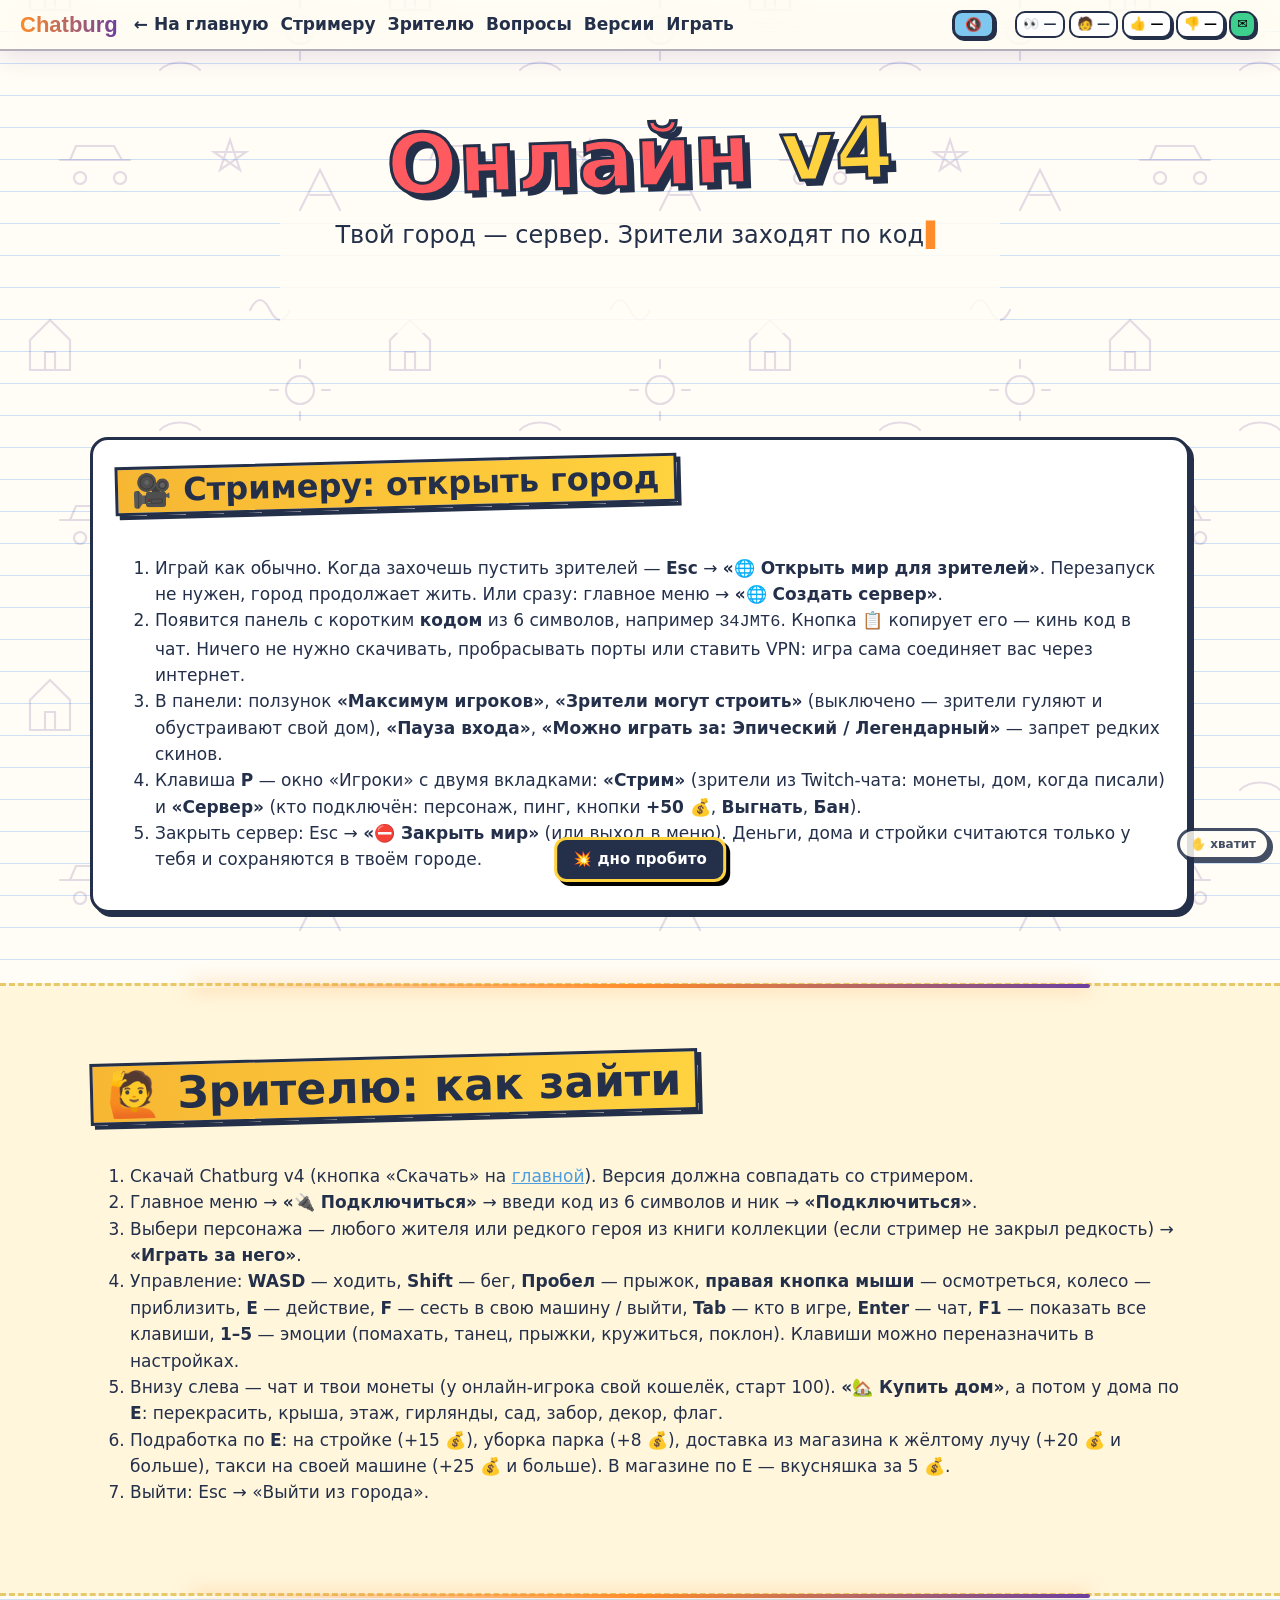
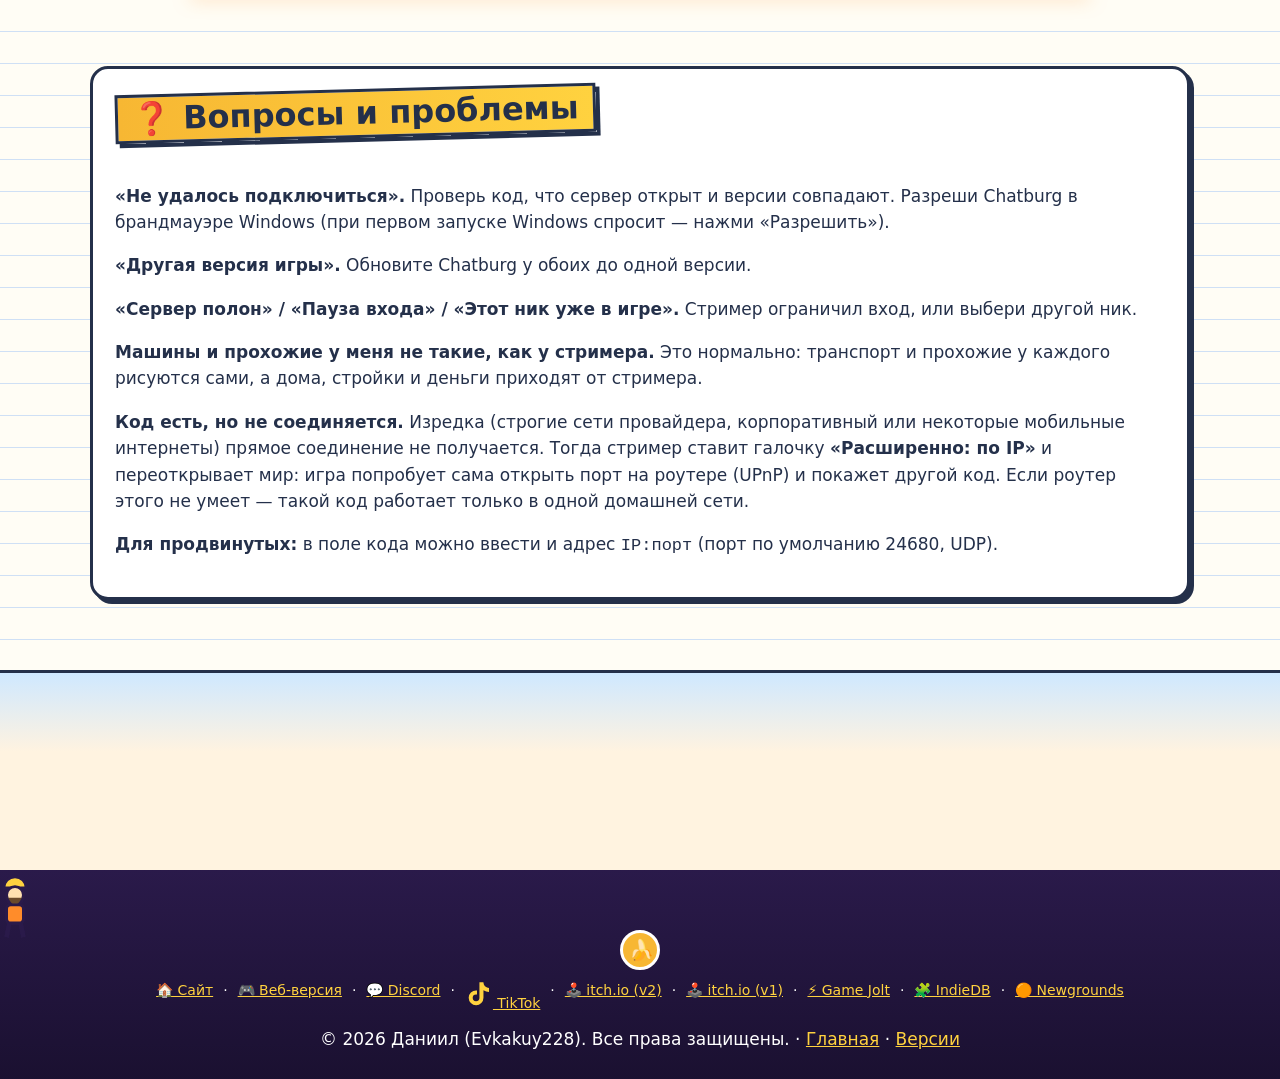
<file: online.html>
<!doctype html>
<html lang="ru"><head><meta charset="utf-8"><meta name="viewport" content="width=device-width,initial-scale=1">
<title>Онлайн в Chatburg v4 — как открыть город для зрителей и подключиться</title>
<meta name="description" content="Инструкция по онлайн-режиму Chatburg v4: стример открывает свой город прямо во время игры, зрители подключаются по коду, гуляют и обустраивают свой дом.">
<link rel="canonical" href="https://evkakuypetrovich-sys.github.io/chatburg/online.html">
<meta property="og:title" content="Онлайн в Chatburg v4"><meta property="og:image" content="https://evkakuypetrovich-sys.github.io/chatburg/img/og.jpg"><meta name="twitter:card" content="summary_large_image">
<link rel="icon" href="favicon.ico"><link rel="stylesheet" href="style.css?v=202610121700"></head><body>
<nav class="top"><a href="./" class="brand">Chatburg</a><div class="links"><a href="./">← На главную</a><a href="#streamer">Стримеру</a><a href="#viewer">Зрителю</a><a href="#faq">Вопросы</a><a href="versions.html">Версии</a><a href="play/">Играть</a></div></nav>
<header class="hero" style="padding:40px 0 10px"><div class="wrap"><h1 class="logo" style="font-size:clamp(40px,8vw,84px)">Онлайн <span>v4</span></h1><p class="tag">Твой город — сервер. Зрители заходят по коду, гуляют своим персонажем, работают и обустраивают свой дом.</p></div></header>

<section id="streamer"><div class="wrap"><div class="vcard">
<h2>🎥 Стримеру: открыть город</h2>
<ol>
<li>Играй как обычно. Когда захочешь пустить зрителей — <b>Esc</b> → <b>«🌐 Открыть мир для зрителей»</b>. Перезапуск не нужен, город продолжает жить. Или сразу: главное меню → <b>«🌐 Создать сервер»</b>.</li>
<li>Появится панель с коротким <b>кодом</b> из 6 символов, например <code>34JMT6</code>. Кнопка 📋 копирует его — кинь код в чат. Ничего не нужно скачивать, пробрасывать порты или ставить VPN: игра сама соединяет вас через интернет.</li>
<li>В панели: ползунок <b>«Максимум игроков»</b>, <b>«Зрители могут строить»</b> (выключено — зрители гуляют и обустраивают свой дом), <b>«Пауза входа»</b>, <b>«Можно играть за: Эпический / Легендарный»</b> — запрет редких скинов.</li>
<li>Клавиша <b>P</b> — окно «Игроки» с двумя вкладками: <b>«Стрим»</b> (зрители из Twitch-чата: монеты, дом, когда писали) и <b>«Сервер»</b> (кто подключён: персонаж, пинг, кнопки <b>+50 💰</b>, <b>Выгнать</b>, <b>Бан</b>).</li>
<li>Закрыть сервер: Esc → <b>«⛔ Закрыть мир»</b> (или выход в меню). Деньги, дома и стройки считаются только у тебя и сохраняются в твоём городе.</li>
</ol>
</div></div></section>

<section id="viewer" class="paper"><div class="wrap">
<h2>🙋 Зрителю: как зайти</h2>
<ol>
<li>Скачай Chatburg v4 (кнопка «Скачать» на <a href="./">главной</a>). Версия должна совпадать со стримером.</li>
<li>Главное меню → <b>«🔌 Подключиться»</b> → введи код из 6 символов и ник → <b>«Подключиться»</b>.</li>
<li>Выбери персонажа — любого жителя или редкого героя из книги коллекции (если стример не закрыл редкость) → <b>«Играть за него»</b>.</li>
<li>Управление: <b>WASD</b> — ходить, <b>Shift</b> — бег, <b>Пробел</b> — прыжок, <b>правая кнопка мыши</b> — осмотреться, колесо — приблизить, <b>E</b> — действие, <b>F</b> — сесть в свою машину / выйти, <b>Tab</b> — кто в игре, <b>Enter</b> — чат, <b>F1</b> — показать все клавиши, <b>1–5</b> — эмоции (помахать, танец, прыжки, кружиться, поклон). Клавиши можно переназначить в настройках.</li>
<li>Внизу слева — чат и твои монеты (у онлайн-игрока свой кошелёк, старт 100). <b>«🏡 Купить дом»</b>, а потом у дома по <b>E</b>: перекрасить, крыша, этаж, гирлянды, сад, забор, декор, флаг.</li>
<li>Подработка по <b>E</b>: на стройке (+15 💰), уборка парка (+8 💰), доставка из магазина к жёлтому лучу (+20 💰 и больше), такси на своей машине (+25 💰 и больше). В магазине по E — вкусняшка за 5 💰.</li>
<li>Выйти: Esc → «Выйти из города».</li>
</ol>
</div></section>

<section id="faq"><div class="wrap"><div class="vcard">
<h2>❓ Вопросы и проблемы</h2>
<p><b>«Не удалось подключиться».</b> Проверь код, что сервер открыт и версии совпадают. Разреши Chatburg в брандмауэре Windows (при первом запуске Windows спросит — нажми «Разрешить»).</p>
<p><b>«Другая версия игры».</b> Обновите Chatburg у обоих до одной версии.</p>
<p><b>«Сервер полон» / «Пауза входа» / «Этот ник уже в игре».</b> Стример ограничил вход, или выбери другой ник.</p>
<p><b>Машины и прохожие у меня не такие, как у стримера.</b> Это нормально: транспорт и прохожие у каждого рисуются сами, а дома, стройки и деньги приходят от стримера.</p>
<p><b>Код есть, но не соединяется.</b> Изредка (строгие сети провайдера, корпоративный или некоторые мобильные интернеты) прямое соединение не получается. Тогда стример ставит галочку <b>«Расширенно: по IP»</b> и переоткрывает мир: игра попробует сама открыть порт на роутере (UPnP) и покажет другой код. Если роутер этого не умеет — такой код работает только в одной домашней сети.</p>
<p><b>Для продвинутых:</b> в поле кода можно ввести и адрес <code>IP:порт</code> (порт по умолчанию 24680, UDP).</p>
</div></div></section>
<footer><div class="wrap"><nav class="footlinks" id="footlinks" aria-label="Площадки"></nav>© 2026 Даниил (Evkakuy228). Все права защищены. · <a href="./">Главная</a> · <a href="versions.html">Версии</a></div></footer>
<script src="deco.js?v=202610120120" defer></script><script src="links.js?v=202610120120" defer></script><script src="stats.js?v=202610121650" defer></script><script src="wasted.js?v=5" defer></script><script src="gags.js?v=1" defer></script><script src="gags2.js?v=1" defer></script></body></html>
</file>
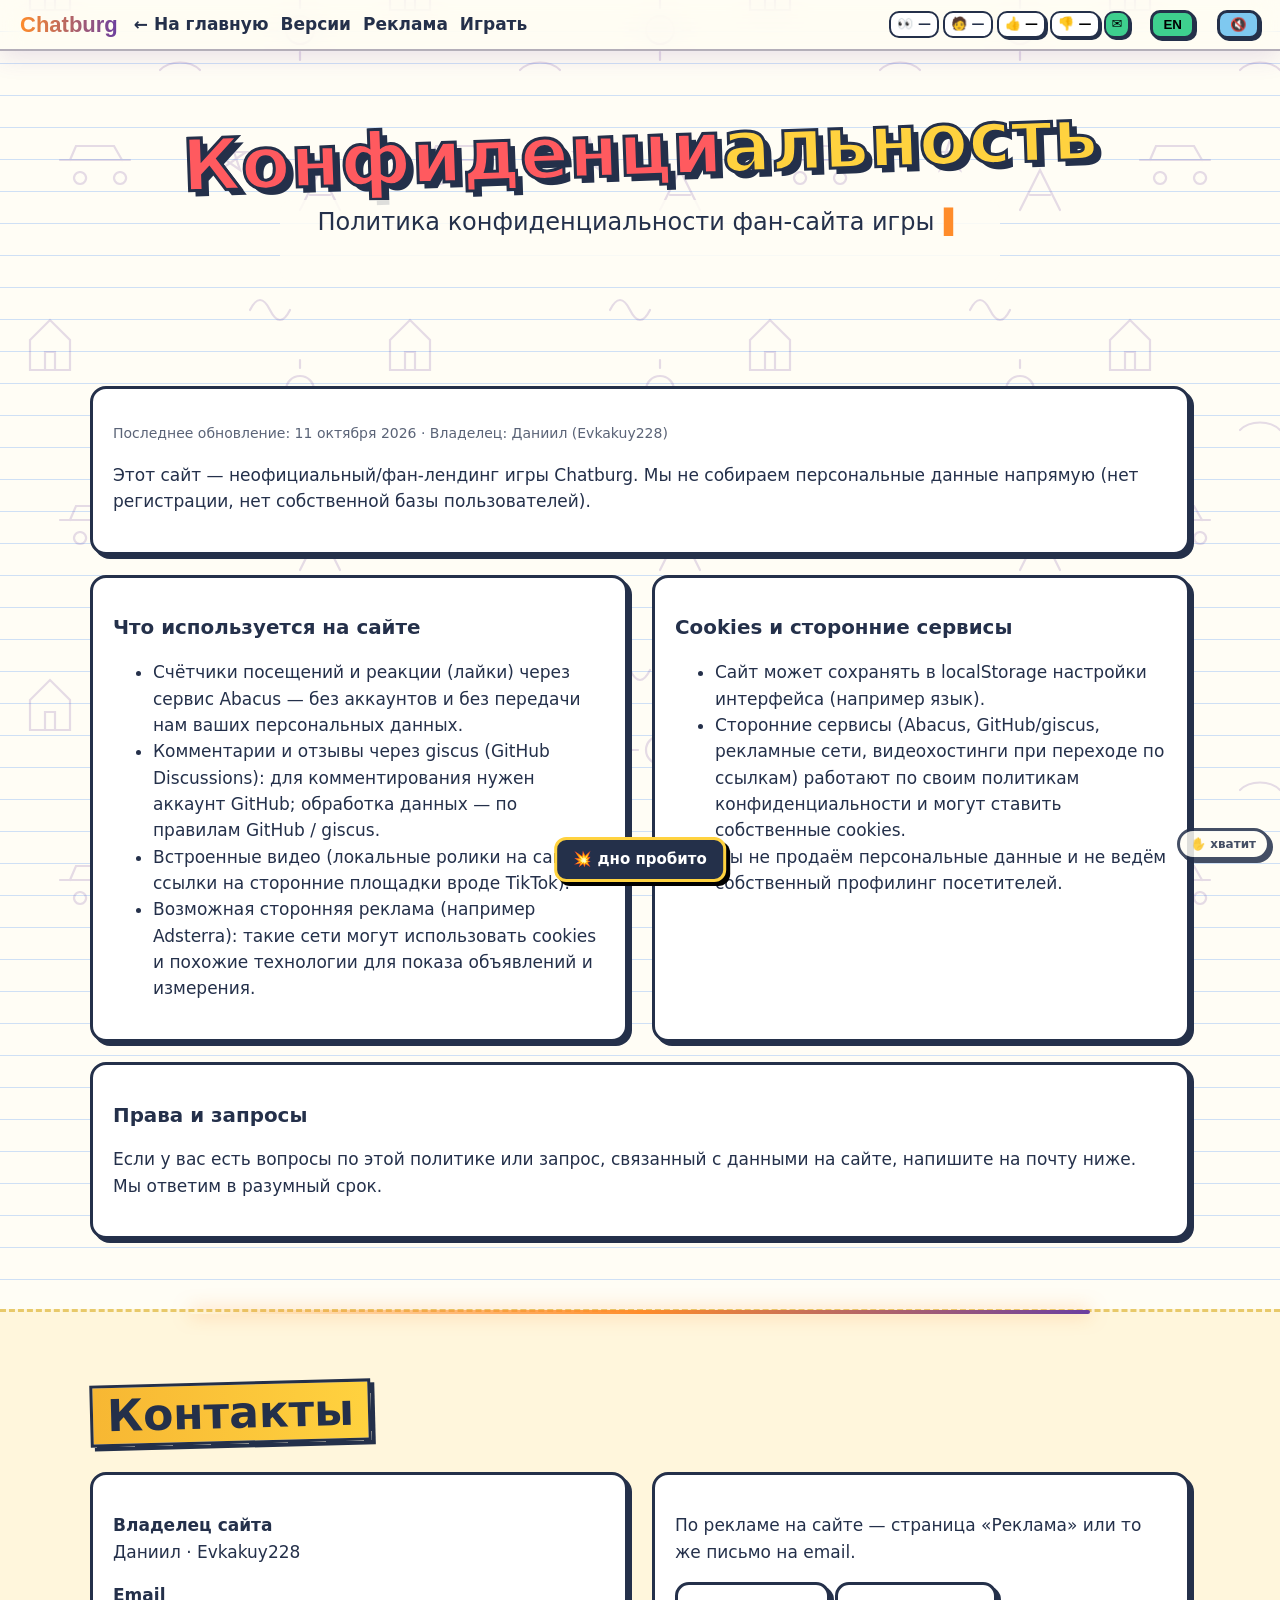
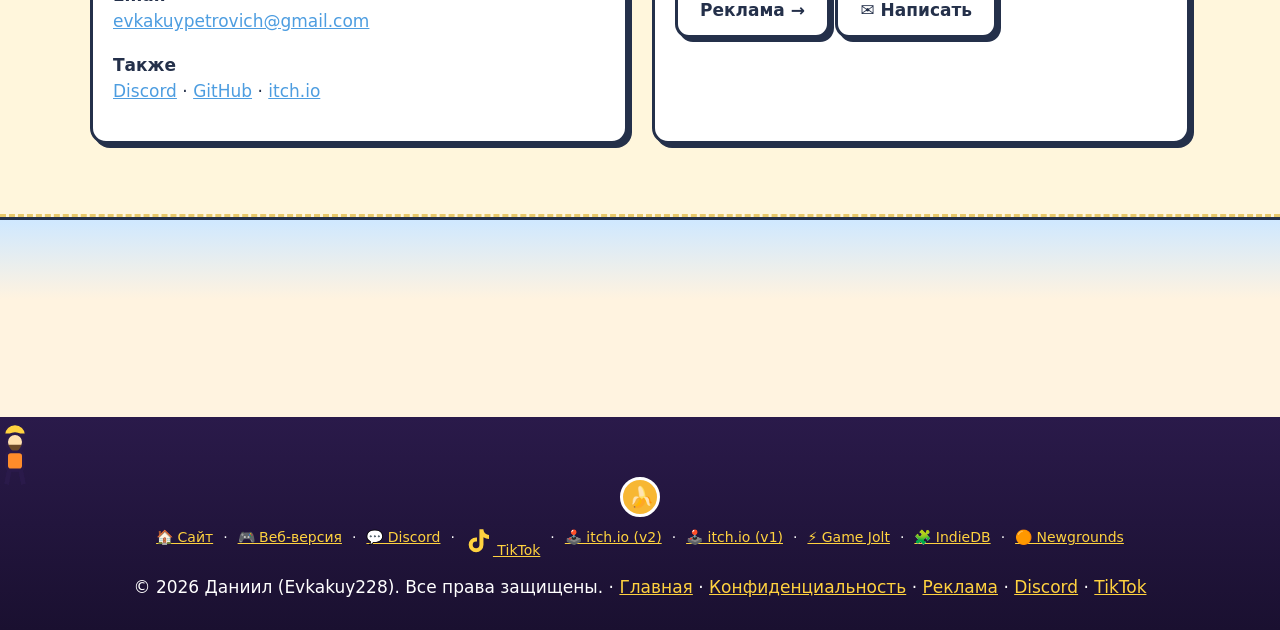
<file: privacy.html>
<!doctype html>
<html lang="ru"><head><meta charset="utf-8"><meta name="viewport" content="width=device-width,initial-scale=1">
<title>Privacy Policy · Политика конфиденциальности — Chatburg</title>
<meta name="description" content="Privacy policy of the Chatburg fan site: analytics, comments, ads, cookies. Политика конфиденциальности сайта Chatburg.">
<link rel="canonical" href="https://evkakuypetrovich-sys.github.io/chatburg/privacy.html">
<link rel="icon" href="favicon.ico"><link rel="stylesheet" href="style.css?v=202610121700"></head><body>
<nav class="top"><a href="./" class="brand">Chatburg</a>
<div class="links"><a href="./" data-ru="← На главную" data-en="← Home">← На главную</a><a href="versions.html" data-ru="Версии" data-en="Versions">Версии</a><a href="ads.html" data-ru="Реклама" data-en="Ads">Реклама</a><a href="play/" data-ru="Играть" data-en="Play">Играть</a></div>
<button id="lang" aria-label="language">EN</button></nav>

<header class="hero" style="padding:40px 0 10px"><div class="wrap">
<h1 class="logo" style="font-size:clamp(36px,7vw,72px)" data-ru="Конфиденци<span>альность</span>" data-en="Privacy <span>Policy</span>">Конфиденци<span>альность</span></h1>
<p class="tag" data-ru="Политика конфиденциальности фан-сайта игры Chatburg." data-en="Privacy policy for the Chatburg game fan site.">Политика конфиденциальности фан-сайта игры Chatburg.</p>
</div></header>

<section><div class="wrap">
<div class="card" style="margin-bottom:20px">
<p class="small" data-ru="Последнее обновление: 11 октября 2026 · Владелец: Даниил (Evkakuy228)" data-en="Last updated: 11 October 2026 · Owner: Daniil (Evkakuy228)">Последнее обновление: 11 октября 2026 · Владелец: Даниил (Evkakuy228)</p>
<p data-ru="Этот сайт — неофициальный/фан-лендинг игры Chatburg. Мы не собираем персональные данные напрямую (нет регистрации, нет собственной базы пользователей)." data-en="This site is a fan landing page for the Chatburg game. We do not collect personal data directly (no registration, no own user database).">Этот сайт — неофициальный/фан-лендинг игры Chatburg. Мы не собираем персональные данные напрямую (нет регистрации, нет собственной базы пользователей).</p>
</div>

<div class="two">
<div class="card"><h3 data-ru="Что используется на сайте" data-en="What the site uses">Что используется на сайте</h3>
<ul>
<li data-ru="Счётчики посещений и реакции (лайки) через сервис Abacus — без аккаунтов и без передачи нам ваших персональных данных." data-en="Visit counters and reactions (likes) via Abacus — no accounts and no personal data sent to us.">Счётчики посещений и реакции (лайки) через сервис Abacus — без аккаунтов и без передачи нам ваших персональных данных.</li>
<li data-ru="Комментарии и отзывы через giscus (GitHub Discussions): для комментирования нужен аккаунт GitHub; обработка данных — по правилам GitHub / giscus." data-en="Comments and feedback via giscus (GitHub Discussions): commenting requires a GitHub account; data is handled under GitHub / giscus policies.">Комментарии и отзывы через giscus (GitHub Discussions): для комментирования нужен аккаунт GitHub; обработка данных — по правилам GitHub / giscus.</li>
<li data-ru="Встроенные видео (локальные ролики на сайте и ссылки на сторонние площадки вроде TikTok)." data-en="Embedded videos (local clips on the site and links to third-party platforms such as TikTok).">Встроенные видео (локальные ролики на сайте и ссылки на сторонние площадки вроде TikTok).</li>
<li data-ru="Возможная сторонняя реклама (например Adsterra): такие сети могут использовать cookies и похожие технологии для показа объявлений и измерения." data-en="Possible third-party ads (e.g. Adsterra): such networks may use cookies and similar technologies to show ads and measure performance.">Возможная сторонняя реклама (например Adsterra): такие сети могут использовать cookies и похожие технологии для показа объявлений и измерения.</li>
</ul>
</div>
<div class="card"><h3 data-ru="Cookies и сторонние сервисы" data-en="Cookies & third parties">Cookies и сторонние сервисы</h3>
<ul>
<li data-ru="Сайт может сохранять в localStorage настройки интерфейса (например язык)." data-en="The site may store UI preferences in localStorage (for example language).">Сайт может сохранять в localStorage настройки интерфейса (например язык).</li>
<li data-ru="Сторонние сервисы (Abacus, GitHub/giscus, рекламные сети, видеохостинги при переходе по ссылкам) работают по своим политикам конфиденциальности и могут ставить собственные cookies." data-en="Third-party services (Abacus, GitHub/giscus, ad networks, video platforms when you follow links) operate under their own privacy policies and may set their own cookies.">Сторонние сервисы (Abacus, GitHub/giscus, рекламные сети, видеохостинги при переходе по ссылкам) работают по своим политикам конфиденциальности и могут ставить собственные cookies.</li>
<li data-ru="Мы не продаём персональные данные и не ведём собственный профилинг посетителей." data-en="We do not sell personal data and do not run our own visitor profiling.">Мы не продаём персональные данные и не ведём собственный профилинг посетителей.</li>
</ul>
</div>
</div>

<div class="card" style="margin-top:20px">
<h3 data-ru="Права и запросы" data-en="Your rights & requests">Права и запросы</h3>
<p data-ru="Если у вас есть вопросы по этой политике или запрос, связанный с данными на сайте, напишите на почту ниже. Мы ответим в разумный срок." data-en="If you have questions about this policy or a data-related request about the site, email us below. We will reply within a reasonable time.">Если у вас есть вопросы по этой политике или запрос, связанный с данными на сайте, напишите на почту ниже. Мы ответим в разумный срок.</p>
</div>
</div></section>

<section class="paper" id="contacts"><div class="wrap">
<h2 data-ru="Контакты" data-en="Contacts">Контакты</h2>
<div class="two">
<div class="card">
<p><b data-ru="Владелец сайта" data-en="Site owner">Владелец сайта</b><br>Даниил · Evkakuy228</p>
<p><b>Email</b><br><a href="mailto:evkakuypetrovich@gmail.com">evkakuypetrovich@gmail.com</a></p>
<p><b data-ru="Также" data-en="Also">Также</b><br>
<a href="https://discord.gg/Z9u2evqPM" target="_blank" rel="noopener">Discord</a> ·
<a href="https://github.com/evkakuypetrovich-sys/chatburg" target="_blank" rel="noopener">GitHub</a> ·
<a href="https://evkakuy228.itch.io/chatburg-game" target="_blank" rel="noopener">itch.io</a>
</p>
</div>
<div class="card">
<p data-ru="По рекламе на сайте — страница «Реклама» или то же письмо на email." data-en="For site advertising — see the Ads page or the same email.">По рекламе на сайте — страница «Реклама» или то же письмо на email.</p>
<p><a class="btn" href="ads.html" data-ru="Реклама →" data-en="Ads →">Реклама →</a>
<a class="btn alt" href="mailto:evkakuypetrovich@gmail.com" data-ru="✉ Написать" data-en="✉ Email">✉ Написать</a></p>
</div>
</div>
</div></section>

<footer><div class="wrap"><nav class="footlinks" id="footlinks" aria-label="Площадки"></nav>© 2026 Даниил (Evkakuy228). <span data-ru="Все права защищены." data-en="All rights reserved.">Все права защищены.</span> · <a href="./" data-ru="Главная" data-en="Home">Главная</a> · <a href="privacy.html" data-ru="Конфиденциальность" data-en="Privacy">Конфиденциальность</a> · <a href="ads.html" data-ru="Реклама" data-en="Ads">Реклама</a> · <a href="https://discord.gg/Z9u2evqPM">Discord</a> · <a href="https://www.tiktok.com/@chatburg_game" target="_blank" rel="noopener">TikTok</a></div></footer>
<script>
(()=>{let lang=localStorage.getItem("cb_lang")||"ru";
const apply=()=>{document.documentElement.lang=lang;const b=document.getElementById("lang");if(b)b.textContent=lang==="ru"?"EN":"RU";
document.querySelectorAll("[data-ru]").forEach(e=>{const v=e.dataset[lang];if(v!=null)e.innerHTML=v})};
document.getElementById("lang").onclick=()=>{lang=lang==="ru"?"en":"ru";localStorage.setItem("cb_lang",lang);apply()};
apply()})();
</script>
<script src="deco.js?v=202610111918" defer></script><script src="links.js?v=202610111918" defer></script>
<script src="stats.js?v=202610121650" defer></script><script src="wasted.js?v=5" defer></script><script src="gags.js?v=1" defer></script><script src="gags2.js?v=1" defer></script></body></html>
</file>
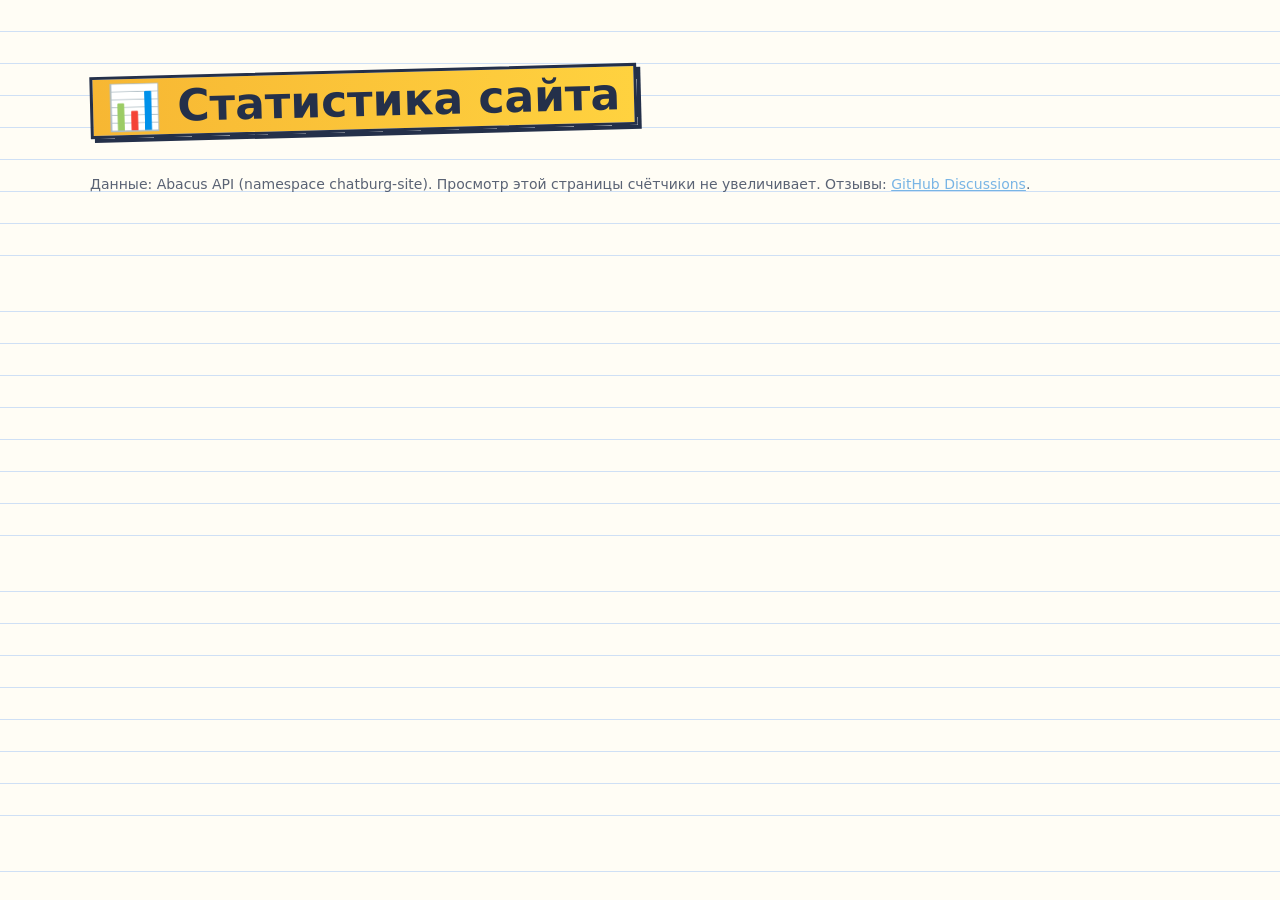
<file: stats.html>
<!doctype html><html lang="ru"><head><meta charset="utf-8"><meta name="viewport" content="width=device-width,initial-scale=1"><meta name="robots" content="noindex,nofollow"><title>Статистика Chatburg</title><link rel="stylesheet" href="style.css?v=202610121700"></head><body>
<section><div class="wrap"><h2>📊 Статистика сайта</h2><div class="grid" id="s"></div><p class="small">Данные: Abacus API (namespace chatburg-site). Просмотр этой страницы счётчики не увеличивает. Отзывы: <a href="https://github.com/evkakuypetrovich-sys/chatburg/discussions">GitHub Discussions</a>.</p></div></section>
<script>const k={visits:'👀 Визиты',unique:'🧑 Уникальные',like:'👍 Лайки',dislike:'👎 Дизлайки'};for(const[x,t]of Object.entries(k))fetch('https://abacus.jasoncameron.dev/get/chatburg-site/'+x).then(r=>r.ok?r.json():{value:0}).then(j=>s.insertAdjacentHTML('beforeend',`<div class="f"><div class="e">${t}</div><h3 style="font-size:40px">${j.value??0}</h3></div>`))</script></body></html>
</file>
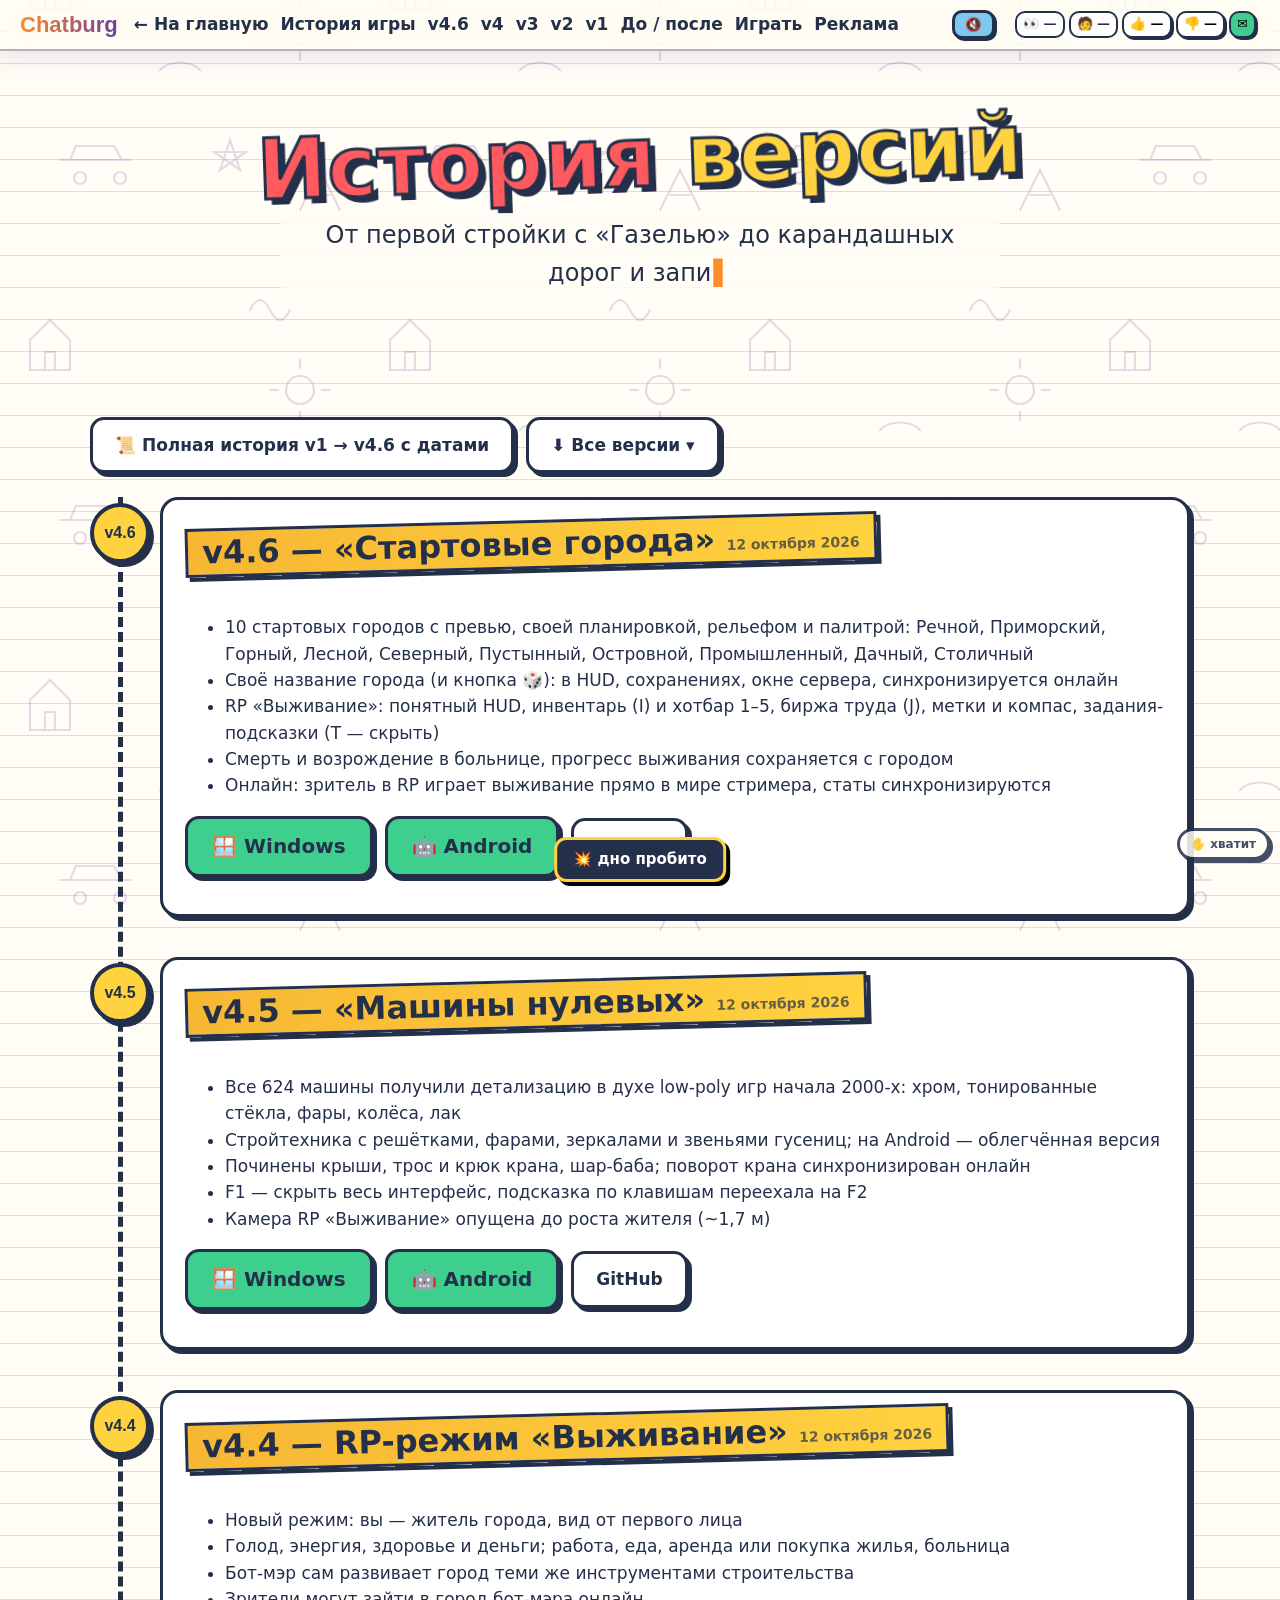
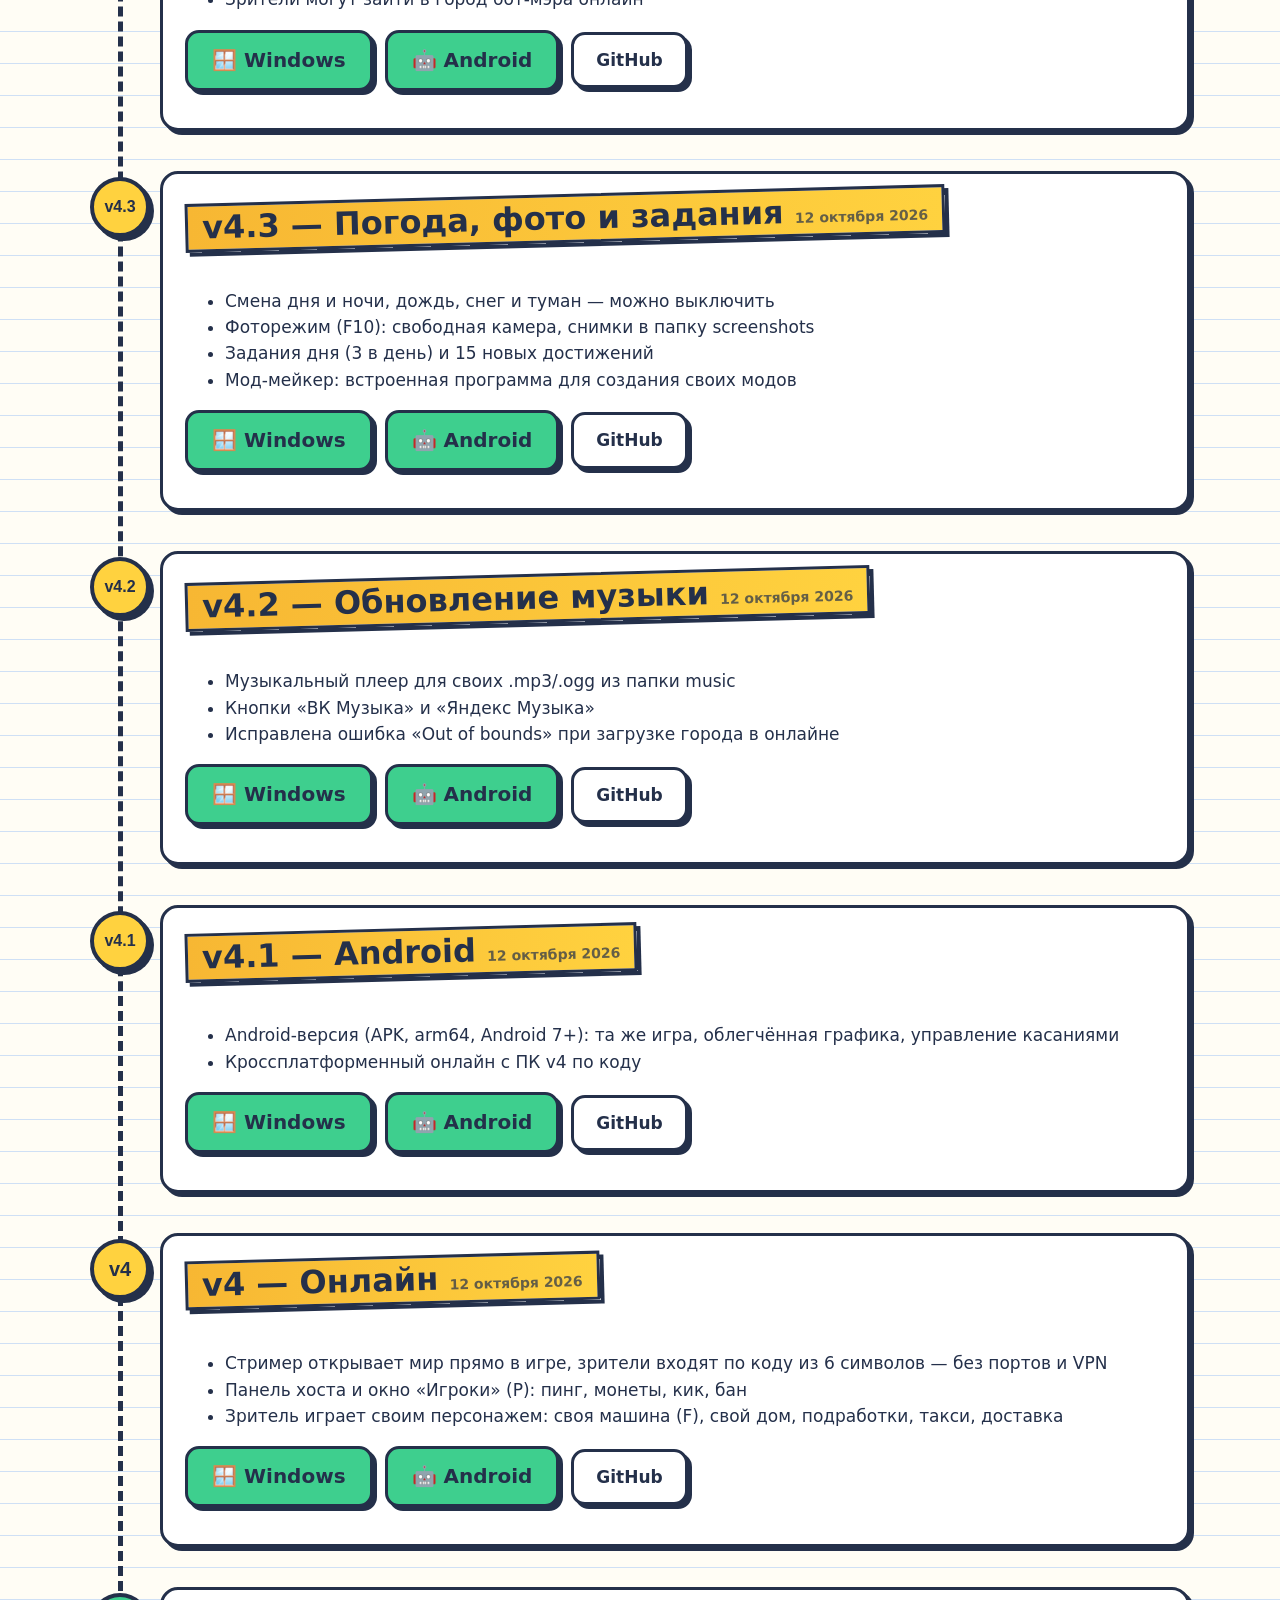
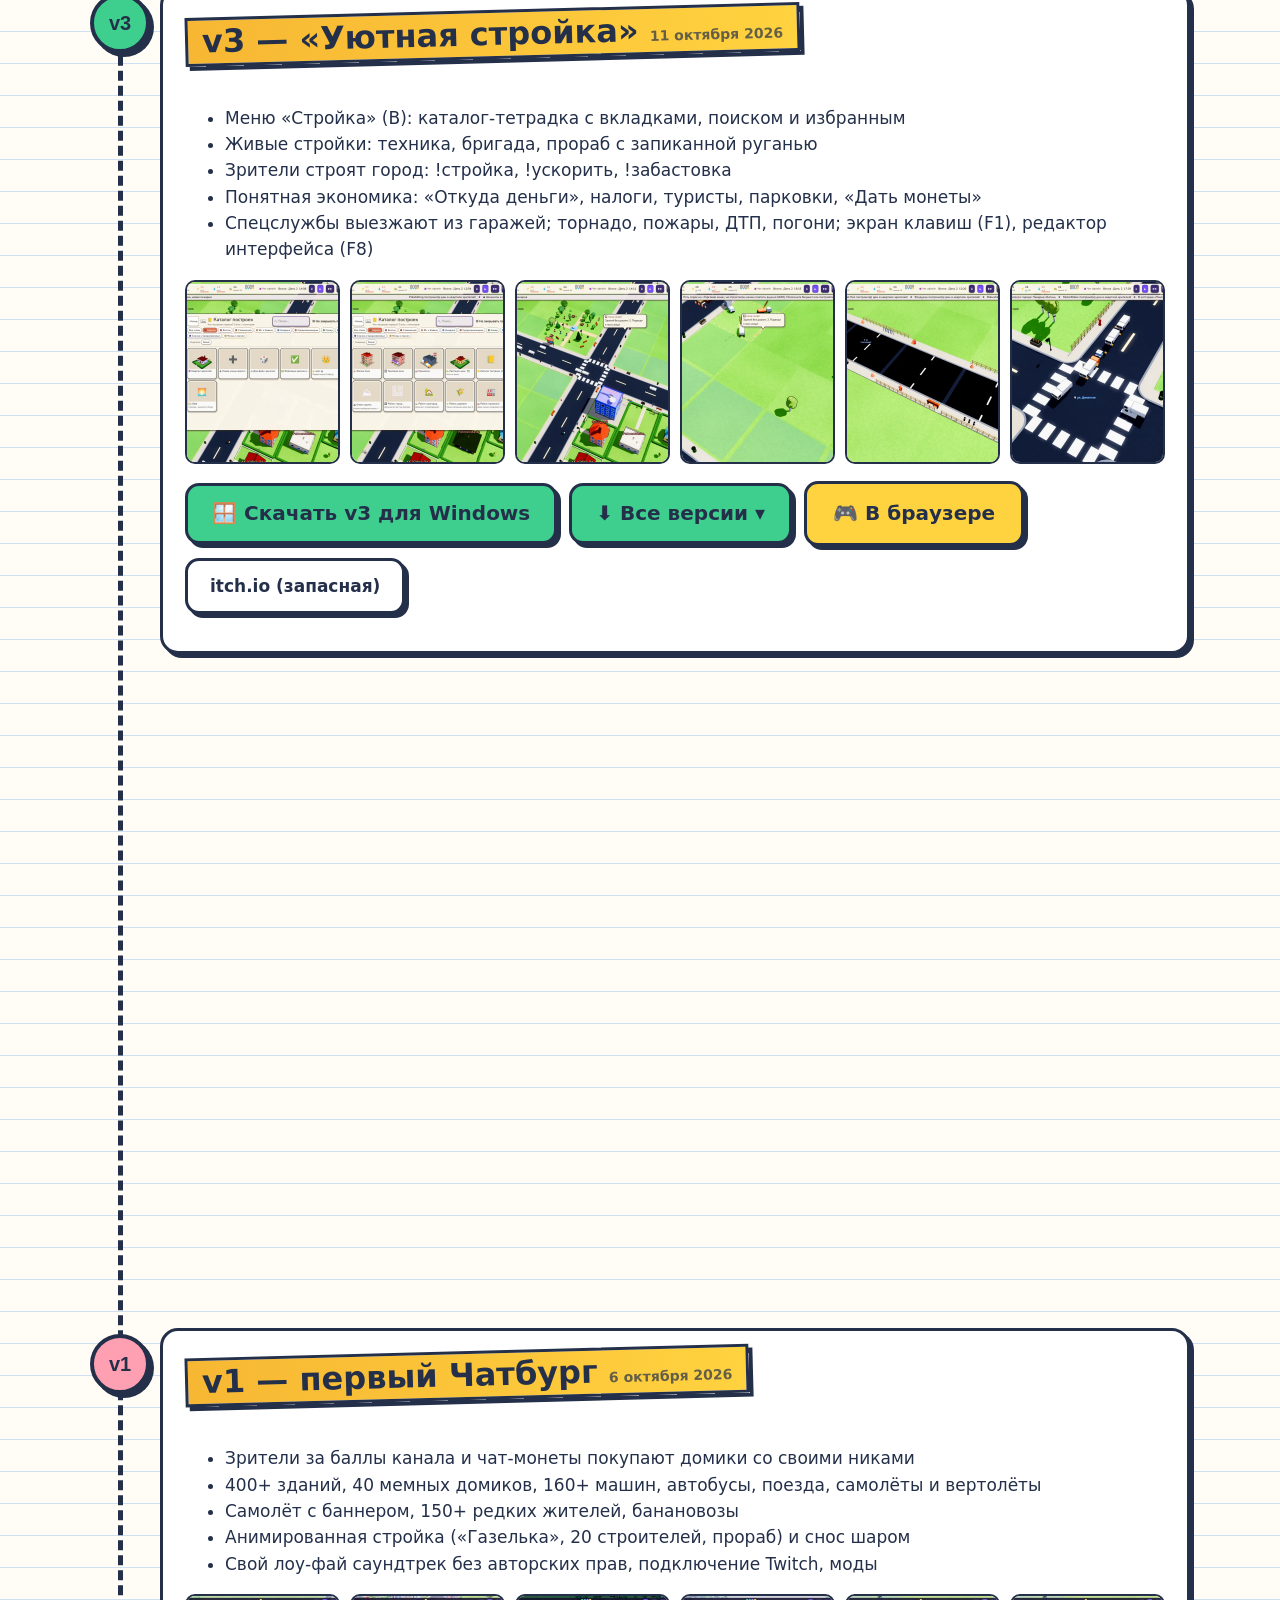
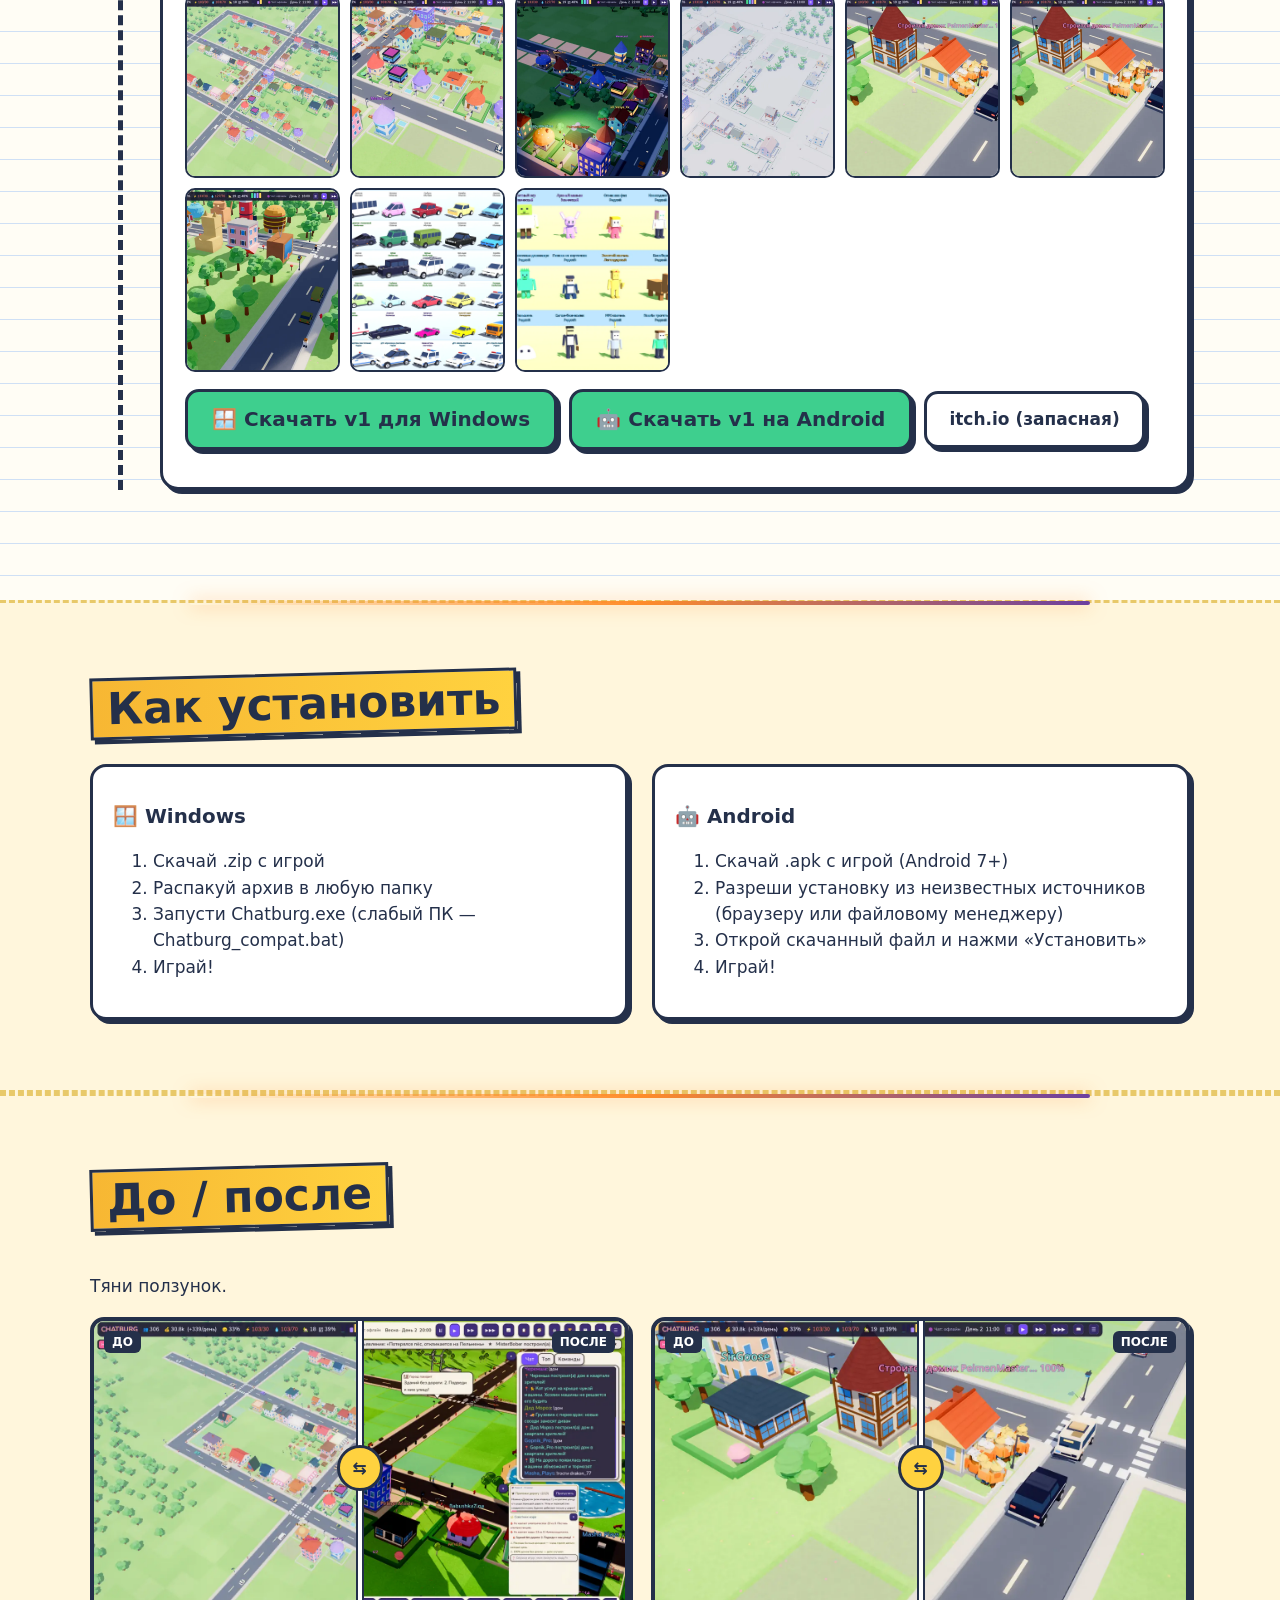
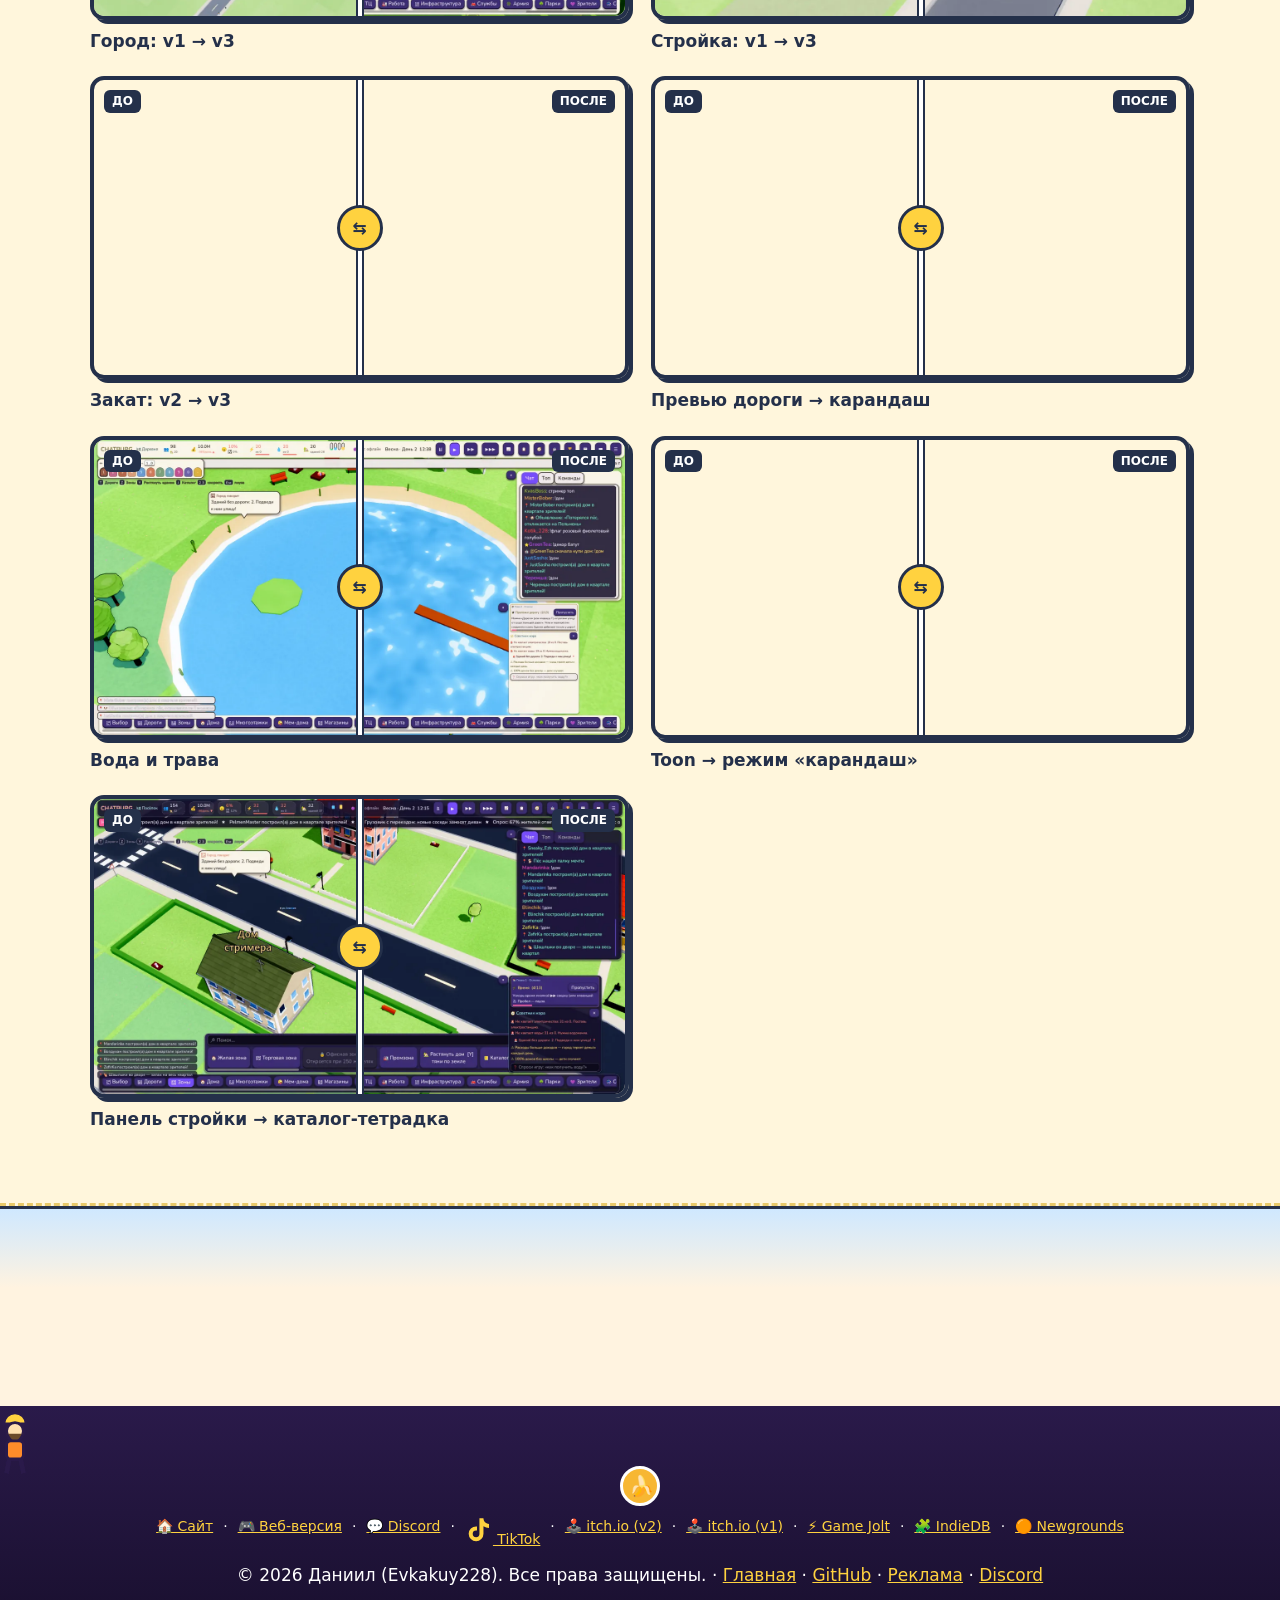
<file: versions.html>
<!doctype html>
<html lang="ru"><head><meta charset="utf-8"><meta name="viewport" content="width=device-width,initial-scale=1">
<title>История версий Chatburg — от v1 до v4.6</title>
<meta name="description" content="История версий Chatburg: что появилось в каждой версии от v1 до v4.6, сравнения до/после и ссылки на скачивание каждой версии.">
<link rel="canonical" href="https://evkakuypetrovich-sys.github.io/chatburg/versions.html">
<meta property="og:title" content="История версий Chatburg"><meta property="og:image" content="https://evkakuypetrovich-sys.github.io/chatburg/img/og.jpg"><meta name="twitter:card" content="summary_large_image">
<link rel="icon" href="favicon.ico"><link rel="stylesheet" href="style.css?v=202610122040"></head><body>
<nav class="top"><a href="./" class="brand">Chatburg</a><div class="links"><a href="./">← На главную</a><a href="history.html">История игры</a><a href="#v4-6">v4.6</a><a href="#v4">v4</a><a href="#v3">v3</a><a href="#v2">v2</a><a href="#v1">v1</a><a href="#compare">До / после</a><a href="play/">Играть</a><a href="ads.html">Реклама</a></div></nav>
<header class="hero" style="padding:40px 0 10px"><div class="wrap"><h1 class="logo" style="font-size:clamp(40px,8vw,84px)">История <span>версий</span></h1><p class="tag">От первой стройки с «Газелью» до карандашных дорог и запиканного прораба.</p></div></header>
<section><div class="wrap"><p class="dl" style="margin-bottom:24px"><a class="btn" href="history.html">📜 Полная история v1 → v4.6 с датами</a> <button type="button" class="btn" data-dl>⬇ Все версии ▾</button></p><div class="timeline">

<article class="ver rv" id="v4-6"><div class="dot">v4.6</div><div class="vcard"><h2>v4.6 — «Стартовые города» <small>12 октября 2026</small></h2>
<ul><li>10 стартовых городов с превью, своей планировкой, рельефом и палитрой: Речной, Приморский, Горный, Лесной, Северный, Пустынный, Островной, Промышленный, Дачный, Столичный</li><li>Своё название города (и кнопка 🎲): в HUD, сохранениях, окне сервера, синхронизируется онлайн</li><li>RP «Выживание»: понятный HUD, инвентарь (I) и хотбар 1–5, биржа труда (J), метки и компас, задания-подсказки (T — скрыть)</li><li>Смерть и возрождение в больнице, прогресс выживания сохраняется с городом</li><li>Онлайн: зритель в RP играет выживание прямо в мире стримера, статы синхронизируются</li></ul>
<p class="dl"><a class="btn big" href="https://github.com/evkakuypetrovich-sys/chatburg/releases/download/v4.6.0/Chatburg_v4.6.0_Windows.zip">🪟 Windows</a> <a class="btn big" href="https://github.com/evkakuypetrovich-sys/chatburg/releases/download/v4.6.0/Chatburg_v4.6.0.apk">🤖 Android</a> <a class="btn alt" href="https://github.com/evkakuypetrovich-sys/chatburg/releases/tag/v4.6.0">GitHub</a></p></div></article>
<article class="ver rv" id="v4-5"><div class="dot">v4.5</div><div class="vcard"><h2>v4.5 — «Машины нулевых» <small>12 октября 2026</small></h2>
<ul><li>Все 624 машины получили детализацию в духе low-poly игр начала 2000-х: хром, тонированные стёкла, фары, колёса, лак</li><li>Стройтехника с решётками, фарами, зеркалами и звеньями гусениц; на Android — облегчённая версия</li><li>Починены крыши, трос и крюк крана, шар-баба; поворот крана синхронизирован онлайн</li><li>F1 — скрыть весь интерфейс, подсказка по клавишам переехала на F2</li><li>Камера RP «Выживание» опущена до роста жителя (~1,7 м)</li></ul>
<p class="dl"><a class="btn big" href="https://github.com/evkakuypetrovich-sys/chatburg/releases/download/v4.5.0/Chatburg_v4.5.0_Windows.zip">🪟 Windows</a> <a class="btn big" href="https://github.com/evkakuypetrovich-sys/chatburg/releases/download/v4.5.0/Chatburg_v4.5.0.apk">🤖 Android</a> <a class="btn alt" href="https://github.com/evkakuypetrovich-sys/chatburg/releases/tag/v4.5.0">GitHub</a></p></div></article>
<article class="ver rv" id="v4-4"><div class="dot">v4.4</div><div class="vcard"><h2>v4.4 — RP-режим «Выживание» <small>12 октября 2026</small></h2>
<ul><li>Новый режим: вы — житель города, вид от первого лица</li><li>Голод, энергия, здоровье и деньги; работа, еда, аренда или покупка жилья, больница</li><li>Бот-мэр сам развивает город теми же инструментами строительства</li><li>Зрители могут зайти в город бот-мэра онлайн</li></ul>
<p class="dl"><a class="btn big" href="https://github.com/evkakuypetrovich-sys/chatburg/releases/download/v4.4.0/Chatburg_v4.4.0_Windows.zip">🪟 Windows</a> <a class="btn big" href="https://github.com/evkakuypetrovich-sys/chatburg/releases/download/v4.4.0/Chatburg_v4.4.0.apk">🤖 Android</a> <a class="btn alt" href="https://github.com/evkakuypetrovich-sys/chatburg/releases/tag/v4.4.0">GitHub</a></p></div></article>
<article class="ver rv" id="v4-3"><div class="dot">v4.3</div><div class="vcard"><h2>v4.3 — Погода, фото и задания <small>12 октября 2026</small></h2>
<ul><li>Смена дня и ночи, дождь, снег и туман — можно выключить</li><li>Фоторежим (F10): свободная камера, снимки в папку screenshots</li><li>Задания дня (3 в день) и 15 новых достижений</li><li>Мод-мейкер: встроенная программа для создания своих модов</li></ul>
<p class="dl"><a class="btn big" href="https://github.com/evkakuypetrovich-sys/chatburg/releases/download/v4.3.0/Chatburg_v4.3.0_Windows.zip">🪟 Windows</a> <a class="btn big" href="https://github.com/evkakuypetrovich-sys/chatburg/releases/download/v4.3.0/Chatburg_v4.3.0.apk">🤖 Android</a> <a class="btn alt" href="https://github.com/evkakuypetrovich-sys/chatburg/releases/tag/v4.3.0">GitHub</a></p></div></article>
<article class="ver rv" id="v4-2"><div class="dot">v4.2</div><div class="vcard"><h2>v4.2 — Обновление музыки <small>12 октября 2026</small></h2>
<ul><li>Музыкальный плеер для своих .mp3/.ogg из папки music</li><li>Кнопки «ВК Музыка» и «Яндекс Музыка»</li><li>Исправлена ошибка «Out of bounds» при загрузке города в онлайне</li></ul>
<p class="dl"><a class="btn big" href="https://github.com/evkakuypetrovich-sys/chatburg/releases/download/v4.2.0/Chatburg_v4.2.0_Windows.zip">🪟 Windows</a> <a class="btn big" href="https://github.com/evkakuypetrovich-sys/chatburg/releases/download/v4.2.0/Chatburg_v4.2.0.apk">🤖 Android</a> <a class="btn alt" href="https://github.com/evkakuypetrovich-sys/chatburg/releases/tag/v4.2.0">GitHub</a></p></div></article>
<article class="ver rv" id="v4-1"><div class="dot">v4.1</div><div class="vcard"><h2>v4.1 — Android <small>12 октября 2026</small></h2>
<ul><li>Android-версия (APK, arm64, Android 7+): та же игра, облегчённая графика, управление касаниями</li><li>Кроссплатформенный онлайн с ПК v4 по коду</li></ul>
<p class="dl"><a class="btn big" href="https://github.com/evkakuypetrovich-sys/chatburg/releases/download/v4.0.0/Chatburg_v4_Windows.zip">🪟 Windows</a> <a class="btn big" href="https://github.com/evkakuypetrovich-sys/chatburg/releases/download/v4.1.0/Chatburg_Android.apk">🤖 Android</a> <a class="btn alt" href="https://github.com/evkakuypetrovich-sys/chatburg/releases/tag/v4.1.0">GitHub</a></p></div></article>
<article class="ver rv" id="v4"><div class="dot">v4</div><div class="vcard"><h2>v4 — Онлайн <small>12 октября 2026</small></h2>
<ul><li>Стример открывает мир прямо в игре, зрители входят по коду из 6 символов — без портов и VPN</li><li>Панель хоста и окно «Игроки» (P): пинг, монеты, кик, бан</li><li>Зритель играет своим персонажем: своя машина (F), свой дом, подработки, такси, доставка</li></ul>
<p class="dl"><a class="btn big" href="https://github.com/evkakuypetrovich-sys/chatburg/releases/download/v4.0.0/Chatburg_v4_Windows.zip">🪟 Windows</a> <a class="btn big" href="https://github.com/evkakuypetrovich-sys/chatburg/releases/download/v4.0.0/Chatburg_v4.0.0.apk">🤖 Android</a> <a class="btn alt" href="https://github.com/evkakuypetrovich-sys/chatburg/releases/tag/v4.0.0">GitHub</a></p></div></article>

<article class="ver rv" id="v3"><div class="dot">v3</div><div class="vcard"><h2>v3 — «Уютная стройка» <small>11 октября 2026</small></h2>
<ul><li>Меню «Стройка» (B): каталог-тетрадка с вкладками, поиском и избранным</li><li>Живые стройки: техника, бригада, прораб с запиканной руганью</li><li>Зрители строят город: !стройка, !ускорить, !забастовка</li><li>Понятная экономика: «Откуда деньги», налоги, туристы, парковки, «Дать монеты»</li><li>Спецслужбы выезжают из гаражей; торнадо, пожары, ДТП, погони; экран клавиш (F1), редактор интерфейса (F8)</li></ul>
<div class="vshots" data-set="v3_viewers,v3_zones,v3_chip,v3_plant,v3_foreman,v3_drift"></div>
<p class="dl"><a class="btn big" href="https://github.com/evkakuypetrovich-sys/chatburg/releases/download/v3.0.0/Chatburg_v3_Windows.zip">🪟 Скачать v3 для Windows</a> <button type="button" class="btn big" data-dl>⬇ Все версии ▾</button> <a class="btn play" href="play/">🎮 В браузере</a> <a class="btn alt" href="https://evkakuy228.itch.io/chatburg-game">itch.io (запасная)</a></p></div></article>

<article class="ver rv" id="v2"><div class="dot">v2</div><div class="vcard"><h2>v2 — «Cosy» <small>9 октября 2026</small></h2>
<ul><li>Живой город: аварии света и воды с ремонтными бригадами, мусоровозы, доставки, рынки, протесты, пожары, гонки</li><li>Настоящие стройки: бригады и техника из депо, асфальтоукладчики, экскаваторы</li><li>Реалистичный трафик, железная дорога с переездами, сезоны, 20 пород деревьев, снег</li><li>Пристройки за монеты чата, 20 храмов, казино, 24 мемных персонажа, 5000 горожан</li><li>Фильтр банвордов RU+EN, редактор модов, выбор размера карты, пресеты графики</li></ul>
<div class="vshots" data-set="v2_hud,v2_stretch,v2_pens,v2_windows,v2_props,v2_high"></div>
<p class="dl"><a class="btn big" href="https://evkakuy228.itch.io/chatburg">🪟 Скачать v2 для Windows</a> <a class="btn big" href="https://github.com/evkakuypetrovich-sys/chatburg/releases/download/v2.0.0/Chatburg_v2.0.0.apk">🤖 Скачать v2 на Android</a> <a class="btn alt" href="https://evkakuy228.itch.io/chatburg">itch.io (запасная)</a></p></div></article>

<article class="ver rv" id="v1"><div class="dot">v1</div><div class="vcard"><h2>v1 — первый Чатбург <small>6 октября 2026</small></h2>
<ul><li>Зрители за баллы канала и чат-монеты покупают домики со своими никами</li><li>400+ зданий, 40 мемных домиков, 160+ машин, автобусы, поезда, самолёты и вертолёты</li><li>Самолёт с баннером, 150+ редких жителей, банановозы</li><li>Анимированная стройка («Газелька», 20 строителей, прораб) и снос шаром</li><li>Свой лоу-фай саундтрек без авторских прав, подключение Twitch, моды</li></ul>
<div class="vshots" data-set="v1_city,v1_houses,v1_night,v1_snow,v1_crew,v1_foreman,v1_memes,v1_cars,v1_rares"></div>
<p class="dl"><a class="btn big" href="https://evkakuy228.itch.io/chatburg-game">🪟 Скачать v1 для Windows</a> <a class="btn big" href="https://github.com/evkakuypetrovich-sys/chatburg/releases/download/v1.0.0/Chatburg_v1.0.0.apk">🤖 Скачать v1 на Android</a> <a class="btn alt" href="https://evkakuy228.itch.io/chatburg-game">itch.io (запасная)</a></p></div></article>
</div></div></section>

<section class="rv paper" id="install"><div class="wrap"><h2>Как установить</h2><div class="two">
<div class="card"><h3>🪟 Windows</h3><ol><li>Скачай .zip с игрой</li><li>Распакуй архив в любую папку</li><li>Запусти Chatburg.exe (слабый ПК — Chatburg_compat.bat)</li><li>Играй!</li></ol></div>
<div class="card"><h3>🤖 Android</h3><ol><li>Скачай .apk с игрой (Android 7+)</li><li>Разреши установку из неизвестных источников (браузеру или файловому менеджеру)</li><li>Открой скачанный файл и нажми «Установить»</li><li>Играй!</li></ol></div>
</div></div></section>
<section id="compare" class="paper rv"><div class="wrap"><h2>До / после</h2><p>Тяни ползунок.</p><div class="cmps">
<figure class="cmp" data-a="cmp_city_a" data-b="cmp_city_b"><figcaption>Город: v1 → v3</figcaption></figure>
<figure class="cmp" data-a="cmp_crew_a" data-b="cmp_crew_b"><figcaption>Стройка: v1 → v3</figcaption></figure>
<figure class="cmp" data-a="cmp_sun_a" data-b="cmp_sun_b"><figcaption>Закат: v2 → v3</figcaption></figure>
<figure class="cmp" data-a="cmp_road_a" data-b="cmp_road_b"><figcaption>Превью дороги → карандаш</figcaption></figure>
<figure class="cmp" data-a="cmp_water_a" data-b="cmp_water_b"><figcaption>Вода и трава</figcaption></figure>
<figure class="cmp" data-a="cmp_ink_a" data-b="cmp_ink_b"><figcaption>Toon → режим «карандаш»</figcaption></figure>
<figure class="cmp" data-a="cmp_bar_a" data-b="cmp_bar_b"><figcaption>Панель стройки → каталог-тетрадка</figcaption></figure>
</div></div></section>
<footer><div class="wrap"><nav class="footlinks" id="footlinks" aria-label="Площадки"></nav>© 2026 Даниил (Evkakuy228). Все права защищены. · <a href="./">Главная</a> · <a href="https://github.com/evkakuypetrovich-sys/chatburg">GitHub</a> · <a href="ads.html">Реклама</a> · <a href="https://discord.gg/Z9u2evqPM">Discord</a></div></footer>
<div id="lb" hidden><button class="x" aria-label="close">✕</button><img alt=""><p></p></div>
<script src="versions.js?v=202610111918" defer></script><script src="dl.js?v=202610121610" defer></script><script src="deco.js?v=202610111918" defer></script><script src="links.js?v=202610111918" defer></script><script src="stats.js?v=202610121650" defer></script><script src="wasted.js?v=5" defer></script><script src="gags.js?v=1" defer></script><script src="gags2.js?v=1" defer></script></body></html>
</file>
<file: style.css>
:root{--ink:#24304a;--paper:#fffdf5;--line:#cfe0f5;--red:#ff5a5f;--yel:#ffd23f;--grn:#3ecf8e;--blu:#4d9de0;--pur:#9b5de5;--sh:4px 4px 0 var(--ink)}
*{box-sizing:border-box}html{scroll-behavior:smooth}
body{margin:0;font:17px/1.55 "Comic Sans MS","Segoe UI",system-ui,sans-serif;color:var(--ink);background:var(--paper) repeating-linear-gradient(transparent 0 31px,var(--line) 31px 32px)}
a{color:var(--blu)}.wrap{max-width:1140px;margin:auto;padding:0 20px}
section{padding:70px 0}.paper{background:#fff6dc;border-block:3px dashed #e8c96a}
h1,h2,h3{font-family:"Arial Black",Impact,system-ui,sans-serif;line-height:1.1}
h2{font-size:clamp(28px,4vw,44px);margin:0 0 28px;display:inline-block;background:var(--yel);padding:4px 14px;transform:rotate(-1.5deg);box-shadow:var(--sh);border:3px solid var(--ink)}
.top{position:sticky;top:0;z-index:20;display:flex;align-items:center;gap:16px;padding:10px 20px;background:#fffdf5ee;backdrop-filter:blur(6px);border-bottom:3px solid var(--ink)}
.brand{font:900 22px "Arial Black",sans-serif;color:var(--red);text-decoration:none}.links{display:flex;gap:14px;flex:1;overflow-x:auto}.links a{color:var(--ink);text-decoration:none;font-weight:700;white-space:nowrap}
#lang{border:3px solid var(--ink);background:var(--grn);font-weight:900;border-radius:10px;padding:4px 10px;cursor:pointer;box-shadow:2px 2px 0 var(--ink)}
.hero{text-align:center;padding:50px 0 60px;position:relative}
.logo{font-size:clamp(56px,12vw,130px);margin:10px 0;color:var(--red);-webkit-text-stroke:3px var(--ink);text-shadow:6px 6px 0 var(--ink);transform:rotate(-2deg)}.logo span{color:var(--yel)}
.tag{font-size:clamp(18px,2.4vw,24px);max-width:720px;margin:10px auto 24px}
.tape{width:140px;height:28px;margin:auto;background:#ff9fb2aa;transform:rotate(3deg)}
.btn{display:inline-block;border:3px solid var(--ink);border-radius:14px;padding:12px 22px;font-weight:900;text-decoration:none;color:var(--ink);background:#fff;box-shadow:var(--sh);transition:.15s}
.btn:hover{transform:translate(-2px,-2px);box-shadow:6px 6px 0 var(--ink)}.btn.big{background:var(--grn);font-size:24px;padding:16px 34px}
.cta{display:flex;gap:16px;justify-content:center;flex-wrap:wrap;align-items:center}.small{font-size:14px;opacity:.75}
.heroimg{width:100%;height:auto;margin-top:34px;border:4px solid var(--ink);border-radius:18px;box-shadow:8px 8px 0 var(--ink);transform:rotate(.6deg)}
.grid{display:grid;grid-template-columns:repeat(auto-fill,minmax(240px,1fr));gap:20px}
.f{background:#fff;border:3px solid var(--ink);border-radius:16px;padding:18px;box-shadow:var(--sh);transition:.15s}.f:nth-child(odd){transform:rotate(-.6deg)}.f:hover{transform:rotate(0) scale(1.03)}
.f .e{font-size:38px}.f h3{margin:6px 0;font-size:19px}.f p{margin:0;font-size:15px}
.gal{display:grid;grid-template-columns:repeat(auto-fill,minmax(250px,1fr));gap:16px}
.gal button{padding:0;border:3px solid var(--ink);border-radius:12px;overflow:hidden;cursor:zoom-in;box-shadow:var(--sh);background:#fff}
.gal img{display:block;width:100%;aspect-ratio:16/10;object-fit:cover;transition:.3s}.gal button:hover img{transform:scale(1.06)}
#lb{position:fixed;inset:0;z-index:50;background:#141a2bee;display:flex;align-items:center;justify-content:center;flex-direction:column}
#lb[hidden]{display:none}#lb img{max-width:92vw;max-height:82vh;border:4px solid #fff;border-radius:10px}#lb p{color:#fff}
#lb button{position:absolute;background:var(--yel);border:3px solid var(--ink);border-radius:50%;width:48px;height:48px;font-size:24px;cursor:pointer}
#lb .x{top:16px;right:16px}#lb .pv{left:12px}#lb .nx{right:12px}
.cmds{display:grid;grid-template-columns:repeat(auto-fill,minmax(260px,1fr));gap:10px}
.cmd{background:#fff;border:2px solid var(--ink);border-radius:10px;padding:8px 12px}.cmd code{background:var(--pur);color:#fff;padding:2px 8px;border-radius:6px;font-weight:700}
.log{columns:2 320px;gap:30px;padding-left:20px}.log li{margin-bottom:10px;break-inside:avoid}
.two{display:grid;grid-template-columns:1fr 1fr;gap:24px}.card{background:#fff;border:3px solid var(--ink);border-radius:16px;padding:20px;box-shadow:var(--sh)}
details{background:#fff;border:3px solid var(--ink);border-radius:12px;margin-bottom:12px;padding:12px 16px}summary{font-weight:900;cursor:pointer}
footer{background:var(--ink);color:#fff;padding:30px 0;text-align:center}footer a{color:var(--yel)}
@media(max-width:700px){.two{grid-template-columns:1fr}.links{display:none}section{padding:46px 0}body{font-size:16px}.top{justify-content:space-between}}
@media(prefers-reduced-motion:reduce){*{transition:none!important;scroll-behavior:auto}}
/* ---- v3 animations ---- */
.hero{overflow:hidden}.hero .wrap{position:relative;z-index:2}
.scene{position:absolute;inset:0 0 auto 0;height:620px;z-index:0;pointer-events:none;background:linear-gradient(#bfe3ff,#fff3d6 80%,transparent)}
.layer{position:absolute;left:-5%;width:110%;bottom:120px;will-change:transform}.far{height:200px;bottom:160px;opacity:.7}.mid{height:220px;bottom:130px}.near{height:160px;bottom:110px}
.sun{position:absolute;right:12%;top:60px;width:90px;height:90px;border-radius:50%;background:var(--yel);border:4px solid var(--ink);box-shadow:0 0 60px #ffd23f}
.cloud{position:absolute;width:140px;height:44px;background:#fff;border:3px solid var(--ink);border-radius:40px;animation:drift linear infinite}
.cloud::before{content:"";position:absolute;width:60px;height:56px;left:26px;top:-30px;background:#fff;border:3px solid var(--ink);border-bottom:0;border-radius:50% 50% 0 0}
.c1{top:70px;animation-duration:60s}.c2{top:150px;animation-duration:85s;animation-delay:-40s;transform:scale(.7)}.c3{top:30px;animation-duration:100s;animation-delay:-70s}
@keyframes drift{from{left:-200px}to{left:110%}}
.plane{position:absolute;top:110px;display:flex;align-items:center;animation:fly 22s linear infinite}
.ban{background:#fff;border:3px solid var(--ink);padding:3px 12px;font-weight:900;font-size:14px;white-space:nowrap;transform-origin:right;animation:wave 1.2s ease-in-out infinite alternate;margin-right:8px;position:relative}
.ban::after{content:"";position:absolute;right:-10px;top:50%;width:10px;border-top:2px solid var(--ink)}
@keyframes fly{from{transform:translateX(-420px)}to{transform:translateX(calc(100vw + 50px))}}
@keyframes wave{from{transform:skewY(-3deg) scaleY(.92)}to{transform:skewY(3deg) scaleY(1.04)}}
.jib{transform-origin:340px 42px;animation:swing 6s ease-in-out infinite alternate}@keyframes swing{from{transform:rotate(-7deg)}to{transform:rotate(7deg)}}
.road{position:absolute;left:0;right:0;bottom:70px;height:42px;background:#3b4256;border-block:3px solid var(--ink);background-image:linear-gradient(90deg,#fff 50%,transparent 0);background-size:50px 3px;background-repeat:repeat-x;background-position:0 50%;background-color:#3b4256}
.car{position:absolute;top:3px;width:44px;height:16px;background:var(--c);border:3px solid var(--ink);border-radius:8px 14px 4px 4px;animation:drive var(--d) linear infinite}
.car.rev{top:22px;animation-name:driveL;border-radius:14px 8px 4px 4px}
@keyframes drive{from{left:-60px}to{left:100%}}@keyframes driveL{from{left:100%}to{left:-60px}}
.hero .logo,.hero .tag{position:relative}.hero .heroimg{position:relative}
.hero .wrap{padding-top:10px}.tag{background:#fffdf5d9;border-radius:12px;padding:4px 10px}
.btn.play{background:var(--yel);font-size:20px;padding:14px 26px}
.counters{display:grid;grid-template-columns:repeat(4,1fr);gap:16px;text-align:center}.stats{padding:30px 0}
.counters div{background:#fff;border:3px solid var(--ink);border-radius:16px;box-shadow:var(--sh);padding:14px}
.counters b{display:block;font:900 clamp(30px,5vw,52px) "Arial Black",sans-serif;color:var(--red);-webkit-text-stroke:1.5px var(--ink)}
.rv{opacity:0;transform:translateY(40px);transition:opacity .7s,transform .7s}.rv.in{opacity:1;transform:none}
.f,.card,.cmd{transition:transform .2s,box-shadow .2s}.f:hover,.card:hover{box-shadow:6px 6px 0 var(--ink),0 0 26px #ffd23faa}
.f{transform-style:preserve-3d;will-change:transform}
#lb{transition:opacity .25s}#lb.show{opacity:1}#lb:not(.show){opacity:0}#lb img{transition:transform .3s,opacity .3s}#lb.show img{transform:scale(1)}#lb:not(.show) img{transform:scale(.92)}
.playbox{display:grid;grid-template-columns:1.2fr 1fr;gap:30px;align-items:center}.playbox img{width:100%;height:auto;border:4px solid var(--ink);border-radius:14px;box-shadow:var(--sh)}
#confetti{position:fixed;inset:0;pointer-events:none;z-index:60;width:100%;height:100%}
@media(max-width:700px){.counters{grid-template-columns:repeat(2,1fr)}.playbox{grid-template-columns:1fr}.scene{height:520px}.plane{top:80px}.ban{font-size:11px}}
@media(prefers-reduced-motion:reduce){.cloud,.plane,.jib,.car,.ban{animation:none!important}.plane{display:none}.rv{opacity:1;transform:none}}
/* ---- versions ---- */
.timeline{position:relative;padding-left:70px}.timeline::before{content:"";position:absolute;left:28px;top:0;bottom:0;border-left:5px dashed var(--ink)}
.ver{position:relative;margin-bottom:40px}.dot{position:absolute;left:-70px;top:6px;width:60px;height:60px;border-radius:50%;background:var(--yel);border:4px solid var(--ink);display:grid;place-items:center;font:900 20px "Arial Black",sans-serif;box-shadow:var(--sh)}
#v3 .dot{background:var(--grn)}#v4-6 .dot,#v4-5 .dot,#v4-4 .dot,#v4-3 .dot,#v4-2 .dot,#v4-1 .dot{font-size:16px}#v1 .dot{background:#ff9fb2}
.vcard{background:#fff;border:3px solid var(--ink);border-radius:18px;padding:20px 22px;box-shadow:var(--sh)}.vcard h2{font-size:clamp(22px,3vw,32px)}.vcard h2 small{font-size:14px;opacity:.7}
.vshots{display:grid;grid-template-columns:repeat(auto-fill,minmax(150px,1fr));gap:10px;margin:14px 0}.vshots button{padding:0;border:2px solid var(--ink);border-radius:10px;overflow:hidden;cursor:zoom-in;background:#fff}.vshots img{display:block;width:100%;aspect-ratio:16/9;object-fit:cover}
.dl{display:flex;gap:12px;flex-wrap:wrap;align-items:center}.dl .btn.big{font-size:20px;padding:12px 24px}
.cmps{display:grid;grid-template-columns:repeat(auto-fill,minmax(420px,1fr));gap:22px}.cmp{margin:0}.cmp figcaption{font-weight:900;margin-top:8px}
.cmpbox{position:relative;aspect-ratio:16/9;border:4px solid var(--ink);border-radius:14px;overflow:hidden;box-shadow:var(--sh);user-select:none}
.cmpbox img{position:absolute;inset:0;width:100%;height:100%;object-fit:cover}.cmpbox img.b{clip-path:inset(0 0 0 var(--p))}
.knob{position:absolute;top:0;bottom:0;left:var(--p);width:4px;margin-left:-2px;background:#fff;box-shadow:0 0 0 2px var(--ink);pointer-events:none}
.knob::after{content:"⇆";position:absolute;top:50%;left:50%;transform:translate(-50%,-50%);width:40px;height:40px;border-radius:50%;background:var(--yel);border:3px solid var(--ink);display:grid;place-items:center;font-weight:900}
.cmpbox input{position:absolute;inset:0;width:100%;height:100%;opacity:0;cursor:ew-resize;margin:0}
.lbl{position:absolute;top:10px;background:var(--ink);color:#fff;font-weight:900;font-size:12px;padding:2px 8px;border-radius:6px}.lbl.l{left:10px}.lbl.r{right:10px}
.vstrip{display:grid;grid-template-columns:repeat(auto-fill,minmax(230px,1fr));gap:18px}.vstrip a{text-decoration:none;color:var(--ink)}.vstrip .card img{width:100%;aspect-ratio:16/9;object-fit:cover;border-radius:10px;border:2px solid var(--ink)}
@media(max-width:700px){.cmps{grid-template-columns:1fr}.timeline{padding-left:52px}.timeline::before{left:18px}.dot{left:-54px;width:44px;height:44px;font-size:15px}.vstrip{grid-template-columns:1fr}}
/* ---- download dropdown ---- */
.dlwrap{position:relative;display:inline-block}button.btn{font:inherit;font-weight:900;cursor:pointer}button.btn.big{font-size:24px}
.dlpop{position:absolute;left:50%;top:calc(100% + 12px);z-index:40;width:min(380px,92vw);background:#fffdf5;border:3px solid var(--ink);border-radius:16px;box-shadow:6px 6px 0 var(--ink);padding:8px;text-align:left;
 opacity:0;visibility:hidden;transform:translate(-50%,-10px) scale(.96);transform-origin:top center;transition:opacity .18s,transform .22s cubic-bezier(.2,1.4,.4,1),visibility 0s .22s}
.dlpop::before{content:"";position:absolute;top:-10px;left:50%;width:16px;height:16px;background:#fffdf5;border-left:3px solid var(--ink);border-top:3px solid var(--ink);transform:translateX(-50%) rotate(45deg)}
.dlwrap.open .dlpop{opacity:1;visibility:visible;transform:translate(-50%,0) scale(1);transition-delay:0s}
.dli{display:grid;gap:2px;padding:10px 12px;border-radius:10px;color:var(--ink);text-decoration:none;border:2px solid transparent;opacity:0;transform:translateY(-6px);transition:background .15s,border-color .15s}
.dlwrap.open .dli{animation:dlin .3s forwards}.dlwrap.open .dli:nth-child(2){animation-delay:.04s}.dlwrap.open .dli:nth-child(3){animation-delay:.08s}.dlwrap.open .dli:nth-child(4){animation-delay:.12s}.dlwrap.open .dli:nth-child(5){animation-delay:.16s}
@keyframes dlin{to{opacity:1;transform:none}}
.dli:hover,.dli:focus-visible{background:#fff3c4;border-color:var(--ink);outline:none}
.dli.rec{background:#e3fbef;border-color:var(--grn);margin-bottom:4px}.dli.web{border-top:2px dashed #d8c890;border-radius:0 0 10px 10px;margin-top:4px}
.dlh{display:flex;align-items:center;gap:8px;flex-wrap:wrap;font-size:17px}.badge{background:var(--yel);border:2px solid var(--ink);border-radius:20px;font-size:12px;font-weight:900;padding:1px 8px;animation:pulse 2s ease-in-out infinite}
@keyframes pulse{50%{transform:scale(1.07)}}.dlm{font-size:13px;opacity:.7}.dln{font-size:14px}
@media(max-width:700px){.dlpop{position:fixed;left:50%;top:auto;bottom:12px;width:94vw}.dlpop::before{display:none}.dlwrap.open .dlpop{transform:translate(-50%,0)}}
@media(prefers-reduced-motion:reduce){.dlpop,.dli{transition:none}.dlwrap.open .dli{animation:none;opacity:1;transform:none}.badge{animation:none}}
/* ---- ads: one card on the main page ---- */
.adsec{padding:30px 0}
.adcard{background:linear-gradient(135deg,#fffdf5,#f3e9ff);border:3px solid var(--ink);border-radius:18px;box-shadow:var(--sh);padding:14px 18px 18px;min-height:300px}
.adhead{display:flex;justify-content:space-between;align-items:center;gap:10px;margin-bottom:10px}
.adlbl{font-size:12px;font-weight:900;letter-spacing:.08em;text-transform:uppercase;opacity:.6}.adhow{font-size:13px;color:var(--pur);font-weight:700}
.adbody{display:grid;grid-template-columns:300px 1fr;gap:24px;align-items:center;transition:opacity .45s}.adbody.fade{opacity:0}
.adimg img{display:block;width:300px;height:auto;border-radius:12px;border:3px solid var(--ink)}
.adtext h3{font-size:clamp(22px,3vw,30px);margin:0 0 8px}.adtext p{margin:0 0 16px;font-size:17px}
.adcard:not(.on) .adbody{visibility:hidden}
@media(max-width:700px){.adbody{grid-template-columns:1fr;justify-items:center;text-align:center}.adimg img{width:min(300px,100%)}}
.adform{display:grid;gap:12px;max-width:640px}.adform label{display:grid;gap:4px;font-weight:700}.adform .chk{display:flex;gap:8px;align-items:flex-start;font-weight:400}
.adform input:not([type=checkbox]),.adform select,.adform textarea{font:inherit;padding:10px 12px;border:3px solid var(--ink);border-radius:10px;background:#fff}
.adform input:focus,.adform select:focus,.adform textarea:focus{outline:3px solid var(--yel)}
/* ================= DECOR v4 (palette from the Discord banner) ================= */
:root{--pur:#6b3fa0;--pur2:#2a1a4a;--org:#ff8c2a;--sky:#7ec8f0;--pine:#f7b733}
@view-transition{navigation:auto}
::view-transition-old(root){animation:vtout .25s ease both}::view-transition-new(root){animation:vtin .35s ease both}
@keyframes vtout{to{opacity:0;transform:translateY(-8px)}}@keyframes vtin{from{opacity:0;transform:translateY(8px)}}
html{scrollbar-color:var(--pur) #f3e9ff}
::-webkit-scrollbar{width:14px}::-webkit-scrollbar-track{background:#f3e9ff}::-webkit-scrollbar-thumb{background:linear-gradient(var(--org),var(--pur));border-radius:10px;border:3px solid #f3e9ff}
body{cursor:url("data:image/svg+xml,%3Csvg xmlns='http://www.w3.org/2000/svg' width='28' height='28'%3E%3Cpath d='M3 3l8 20 3-8 8-3z' fill='%23ff8c2a' stroke='%232a1a4a' stroke-width='2.5' stroke-linejoin='round'/%3E%3C/svg%3E") 3 3,auto}
a,button,summary,.gal button,input[type=range]{cursor:url("data:image/svg+xml,%3Csvg xmlns='http://www.w3.org/2000/svg' width='30' height='30'%3E%3Cpath d='M4 26l4-10 12-12 6 6-12 12z' fill='%23f7b733' stroke='%232a1a4a' stroke-width='2.5'/%3E%3Cpath d='M4 26l4-10 6 6z' fill='%23ffe0b0' stroke='%232a1a4a' stroke-width='2'/%3E%3C/svg%3E") 4 26,pointer}
.top{background:rgba(255,253,245,.55);backdrop-filter:blur(14px) saturate(1.6);-webkit-backdrop-filter:blur(14px) saturate(1.6);border-bottom:2px solid rgba(42,26,74,.35);box-shadow:0 6px 24px rgba(107,63,160,.15)}
.brand{background:linear-gradient(90deg,var(--org),var(--pur));-webkit-background-clip:text;background-clip:text;color:transparent}
#music{border:3px solid var(--ink);background:var(--sky);font-weight:900;border-radius:10px;padding:4px 10px;box-shadow:2px 2px 0 var(--ink);cursor:pointer;margin-left:6px}
#music.on{background:var(--org)}
/* doodles background */
.doodles{position:fixed;inset:-10% 0;z-index:-1;pointer-events:none;opacity:.18;background-image:url("data:image/svg+xml,%3Csvg xmlns='http://www.w3.org/2000/svg' width='360' height='360' fill='none' stroke='%236b3fa0' stroke-width='2.2' stroke-linecap='round'%3E%3Cpath d='M30 70l20-20 20 20v30H30z M45 100V82h10v18'/%3E%3Cpath d='M250 40q10-20 20 0t20 0'/%3E%3Ccircle cx='300' cy='120' r='14'/%3E%3Cpath d='M300 98v-8M300 150v-8M278 120h-8M330 120h-8'/%3E%3Cpath d='M60 250h70M70 250l6-14h38l8 14M80 262a6 6 0 1 0 0.1 0M120 262a6 6 0 1 0 0.1 0'/%3E%3Cpath d='M220 260l10-30 10 30-26-18h32z'/%3E%3Cpath d='M160 160c10-10 30-10 40 0'/%3E%3Cpath d='M300 300l20-40 20 40M310 285h20'/%3E%3C/svg%3E");will-change:transform}
/* glowing dividers */
section+section::before,section+.wrap::before{content:"";display:block;height:4px;max-width:900px;margin:-72px auto 68px;border-radius:4px;background:linear-gradient(90deg,transparent,var(--org),var(--pur),var(--sky),transparent);background-size:200% 100%;box-shadow:0 0 18px rgba(255,140,42,.6);animation:glow 6s linear infinite}
@keyframes glow{to{background-position:200% 0}}
/* sky cycle */
.scene{background:linear-gradient(#7ec8f0,#ffe8c4 80%,transparent);animation:skycol 60s linear infinite}
@keyframes skycol{0%,30%{background-color:transparent;filter:none}}
.scene::before{content:"";position:absolute;inset:0;background:linear-gradient(#2a1a4a,#6b3fa0 55%,#ff8c2a 85%,transparent);opacity:0;animation:night 60s ease-in-out infinite}
@keyframes night{0%,35%{opacity:0}50%,80%{opacity:.92}95%,100%{opacity:0}}
.stars{position:absolute;inset:0 0 40% 0;opacity:0;animation:night 60s ease-in-out infinite;background-image:radial-gradient(2px 2px at 20% 30%,#fff,transparent),radial-gradient(2px 2px at 70% 20%,#fff,transparent),radial-gradient(1.5px 1.5px at 40% 60%,#fff,transparent),radial-gradient(2px 2px at 85% 50%,#fff,transparent),radial-gradient(1.5px 1.5px at 10% 70%,#fff,transparent),radial-gradient(1.5px 1.5px at 55% 15%,#fff,transparent),radial-gradient(2px 2px at 92% 12%,#fff,transparent),radial-gradient(1.5px 1.5px at 30% 10%,#fff,transparent)}
.sun{animation:sunarc 60s ease-in-out infinite;background:var(--pine);box-shadow:0 0 70px var(--org);z-index:1}
.moon{position:absolute;left:14%;top:70px;width:70px;height:70px;border-radius:50%;background:#fff6dc;border:4px solid var(--ink);box-shadow:inset -14px -6px 0 #e3d6b5,0 0 40px #fff6dc;opacity:0;animation:moon 60s ease-in-out infinite}
@keyframes sunarc{0%,30%{transform:translate(0,0)}45%{transform:translate(-60px,260px);opacity:1}50%,85%{transform:translate(-60px,400px);opacity:0}95%,100%{transform:translate(0,0);opacity:1}}
@keyframes moon{0%,42%{opacity:0;transform:translateY(80px)}55%,82%{opacity:1;transform:none}92%,100%{opacity:0;transform:translateY(80px)}}
.win{fill:#2a1a4a;stroke:none;animation:winlit 60s steps(1) infinite}
@keyframes winlit{0%,44%{fill:#3d4a6b}46%,88%{fill:#ffd23f}90%,100%{fill:#3d4a6b}}
.bird{position:absolute;top:90px;width:22px;height:10px;animation:birds 28s linear infinite}
.bird::before,.bird::after{content:"";position:absolute;top:0;width:11px;height:8px;border-top:3px solid var(--ink);border-radius:50% 50% 0 0;animation:flap .5s ease-in-out infinite alternate}
.bird::before{left:0;transform-origin:right}.bird::after{right:0;transform-origin:left}
@keyframes flap{to{transform:rotate(25deg)}}.bird::after{animation-direction:alternate-reverse}
@keyframes birds{from{left:-40px;transform:translateY(0)}50%{transform:translateY(-30px)}to{left:105%;transform:translateY(10px)}}
/* mascot pineapple house */
.mascot{position:absolute;right:4%;bottom:118px;width:110px;z-index:2;transform-origin:bottom;animation:bob 3s ease-in-out infinite}
.mascot .arm{transform-origin:78px 78px;animation:wave 1.4s ease-in-out infinite}
@keyframes bob{50%{transform:translateY(-6px) rotate(-2deg)}}@keyframes wave{0%,100%{transform:rotate(0)}25%{transform:rotate(-35deg)}50%{transform:rotate(5deg)}75%{transform:rotate(-30deg)}}
.mascot .bubble{position:absolute;right:90px;top:-10px;background:#fff;border:3px solid var(--ink);border-radius:12px;padding:3px 8px;font-weight:900;font-size:13px;white-space:nowrap;animation:pop 6s ease-in-out infinite}
@keyframes pop{0%,10%{opacity:0;transform:scale(.6)}15%,60%{opacity:1;transform:none}70%,100%{opacity:0}}
/* typewriter */
.tw::after{content:"▌";color:var(--org);animation:blink .8s steps(1) infinite;margin-left:2px}@keyframes blink{50%{opacity:0}}
/* stats ticker */
.ticker{overflow:hidden;background:linear-gradient(90deg,var(--pur2),var(--pur));color:#fff;border-block:3px solid var(--ink);white-space:nowrap;font-weight:900;padding:8px 0;margin-top:20px}
.ticker div{display:inline-block;animation:tick 40s linear infinite;padding-left:100%}.ticker span{margin:0 26px}.ticker b{color:var(--pine)}
@keyframes tick{to{transform:translateX(-100%)}}
/* live city strip */
.livecity{position:relative;height:200px;background:linear-gradient(#cfe8ff,#fff3e0 40%);border-top:3px solid var(--ink);overflow:hidden}
.livecity canvas{position:absolute;inset:0;width:100%;height:100%}
/* footer builders */
footer{position:relative;overflow:hidden;padding-top:60px;background:linear-gradient(var(--pur2),#1a1030)}
.builder{position:absolute;top:4px;width:30px;height:46px;transform:scale(1.4);transform-origin:top;animation:walk 26s linear infinite}
.builder svg{animation:step .4s steps(2) infinite}
@keyframes walk{from{left:-40px}to{left:102%}}@keyframes step{50%{transform:translateY(-3px) rotate(3deg)}}
/* sparkles */
.spark{position:fixed;pointer-events:none;z-index:70;width:10px;height:10px;background:radial-gradient(circle,#fff 0 30%,var(--pine) 31% 60%,transparent 61%);animation:spark .7s ease-out forwards}
@keyframes spark{to{transform:translate(var(--dx),var(--dy)) scale(0);opacity:0}}
.btn{position:relative}.btn:hover{box-shadow:6px 6px 0 var(--ink),0 0 22px rgba(255,140,42,.55)}
/* banana cars easter egg */
.banana{position:fixed;top:-80px;font-size:48px;z-index:80;pointer-events:none;animation:fall linear forwards}
@keyframes fall{to{transform:translateY(115vh) rotate(720deg)}}
.konami-toast{position:fixed;left:50%;top:80px;transform:translateX(-50%);z-index:81;background:var(--pine);border:3px solid var(--ink);border-radius:14px;padding:10px 18px;font-weight:900;box-shadow:var(--sh)}
h2{background:linear-gradient(90deg,var(--pine),#ffd23f)}
@media(max-width:700px){.mascot{width:70px;bottom:118px}.mascot .bubble{display:none}.livecity{height:100px}}
@media(prefers-reduced-motion:reduce){.scene,.scene::before,.stars,.sun,.moon,.win,.bird,.mascot,.mascot .arm,.ticker div,.builder,.builder svg,section+section::before,.mascot .bubble{animation:none!important}.bird,.builder{display:none}.ticker div{padding-left:0}::view-transition-old(root),::view-transition-new(root){animation:none}}
/* banana easter egg */
.bananote{display:inline-flex;align-items:center;gap:10px;margin:18px auto 0;background:#fff6c2;border:3px dashed var(--ink);border-radius:14px;padding:6px 8px 6px 6px;font-weight:700;font-size:15px;transform:rotate(-1.2deg);box-shadow:3px 3px 0 var(--ink);position:relative;z-index:3;transition:opacity .3s,transform .3s;animation:noteIn .5s .8s both}
.bananote.bye{opacity:0;transform:rotate(-1.2deg) scale(.9)}@keyframes noteIn{from{opacity:0;transform:translateY(10px) rotate(-4deg)}}
.bananote button{border:0;background:none;cursor:pointer;font-size:18px;line-height:1}.bnt{font-size:26px!important;animation:wig 2.4s ease-in-out infinite}.bnx{opacity:.55;padding:4px 6px}.bnx:hover{opacity:1}
@keyframes wig{0%,80%,100%{transform:rotate(0)}85%{transform:rotate(-20deg)}90%{transform:rotate(18deg)}95%{transform:rotate(-10deg)}}
.banbtn{background:var(--pine);border:3px solid #fff;border-radius:50%;width:40px;height:40px;font-size:20px;cursor:pointer;margin:0 auto 10px;display:block;transition:transform .2s}.banbtn:hover{transform:rotate(-20deg) scale(1.1)}
@media(max-width:700px){.bananote{font-size:13px}}
@media(prefers-reduced-motion:reduce){.bnt,.bananote{animation:none}}
/* where to play */
.platgrid{display:grid;grid-template-columns:repeat(auto-fill,minmax(240px,1fr));gap:14px}
.plat{display:flex;gap:12px;align-items:center;background:#fff;border:3px solid var(--ink);border-radius:14px;padding:12px 14px;box-shadow:var(--sh);text-decoration:none;color:var(--ink);transition:transform .15s,box-shadow .15s}
.plat:hover,.plat:focus-visible{transform:translate(-2px,-2px);box-shadow:6px 6px 0 var(--ink),0 0 18px rgba(255,140,42,.45)}
.pi{font-size:28px;width:46px;height:46px;display:grid;place-items:center;border-radius:12px;background:linear-gradient(135deg,var(--pine),var(--org));border:2px solid var(--ink);flex:none}
.plat b{display:block}.plat small{opacity:.7}
.footlinks{display:flex;flex-wrap:wrap;justify-content:center;gap:6px 10px;margin-bottom:12px;font-size:14px}

.dlpair{cursor:default}.dlbtns{display:flex;gap:6px;flex-wrap:wrap;margin-top:4px}.dlb{padding:4px 10px;border:2px solid var(--ink);border-radius:8px;background:#fff;color:var(--ink);text-decoration:none;font-weight:700;font-size:.9em}.dlb:hover,.dlb:focus-visible{background:#fff3c4;outline:none}.dlb.and{background:#e3fbef}
/* header widget: views / likes / reviews */
.cbbar{display:inline-flex;align-items:center;gap:6px;flex-wrap:wrap;margin:0 8px;font-weight:800;font-size:14px}
.cbbar>span{background:#fff;border:2px solid var(--ink);border-radius:10px;padding:2px 8px}
.cbbar button{border:2px solid var(--ink);background:#fff;border-radius:10px;padding:2px 8px;font-weight:800;cursor:pointer;box-shadow:2px 2px 0 var(--ink);font:inherit}
.cbbar button.on{background:var(--grn)}.cbbar button:disabled{cursor:default}
.cbf{background:var(--grn)!important}
#cbM{position:fixed;inset:0;background:rgba(0,0,0,.55);z-index:1000;display:flex;align-items:center;justify-content:center;padding:16px}
#cbM[hidden]{display:none}
.cbbox{background:#fff;border:3px solid var(--ink);border-radius:16px;padding:18px;max-width:720px;width:100%;max-height:85vh;overflow:auto;position:relative}
.cbx{position:absolute;top:8px;right:10px;border:none;background:none;font-size:20px;cursor:pointer}
@media(max-width:700px){.cbbar{order:5;width:100%;justify-content:center;margin:6px 0}}
/* desktop header fit: wrap nav links, compact widget */
@media(min-width:701px){.top{flex-wrap:wrap;row-gap:6px}.links{flex-wrap:wrap;overflow:visible;gap:4px 12px;min-width:0}
.cbbar{gap:4px;margin:0 4px;font-size:13px;flex-shrink:0}.cbbar>span,.cbbar button{padding:1px 6px}}
@media(min-width:701px) and (max-width:1500px){.cbf{font-size:0!important}.cbf::first-letter{font-size:13px}}
/* scrollable version picker */
.dlpop{max-height:min(460px,70vh);overflow-y:auto;overflow-x:hidden;overscroll-behavior:contain;-webkit-overflow-scrolling:touch;touch-action:pan-y;scrollbar-width:thin;scrollbar-color:var(--ink) #f3ecd6;scrollbar-gutter:stable}
.dlpop::-webkit-scrollbar{width:10px}.dlpop::-webkit-scrollbar-track{background:#f3ecd6;border-radius:10px;margin:10px 0}.dlpop::-webkit-scrollbar-thumb{background:var(--ink);border-radius:10px;border:2px solid #f3ecd6}.dlpop::-webkit-scrollbar-thumb:hover{background:#444}
.dlpop::before{display:none}
.dlwrap.open::after{content:"";position:absolute;top:calc(100% + 4px);left:50%;z-index:41;width:16px;height:16px;background:#fffdf5;border-left:3px solid var(--ink);border-top:3px solid var(--ink);transform:translateX(-50%) rotate(45deg)}
@media(max-width:700px){.dlpop{max-height:70vh;max-height:70dvh}.dlwrap.open::after{display:none}}
select{max-height:60vh;overflow-y:auto}
/* history page */
.hjump{display:flex;flex-wrap:wrap;gap:8px;margin-top:14px}.hjump .btn{padding:6px 12px;font-size:15px}
.roadgrid,.platgrid2{display:grid;grid-template-columns:repeat(auto-fill,minmax(220px,1fr));gap:16px}
.timeline .ver .small{opacity:.6;margin:6px 0 0}
@media(max-width:700px){.timeline{padding-left:54px}.dot{left:-56px;width:46px;height:46px;font-size:14px}.timeline::before{left:20px}}
.vstrip .card img{display:block;height:auto!important;max-height:none}.vstrip .card h3{font-size:18px;margin:10px 0 2px}.vstrip .card p.small{margin:0 0 6px;opacity:.65}
/* v5.6 section */
#v56 .v56grid{display:grid;grid-template-columns:1fr 2fr;gap:16px}
#v56 .card{color:inherit}#v56 ul{margin:8px 0 0;padding-left:4px;list-style:none;line-height:1.7}
#v56 .v56next{border:2px dashed #f5a623}#v56 .v56gag{opacity:.8;font-style:italic}
#v56 .v56lbl{margin:22px 0 10px}#v56 .v56gal{display:grid;grid-template-columns:repeat(2,1fr);gap:12px}
#v56 figure{margin:0}#v56 img{width:100%;border-radius:10px;display:block}#v56 figcaption{font-size:.9em;opacity:.85;margin-top:4px}
@media(max-width:760px){#v56 .v56grid,#v56 .v56gal{grid-template-columns:1fr}}
</file>
